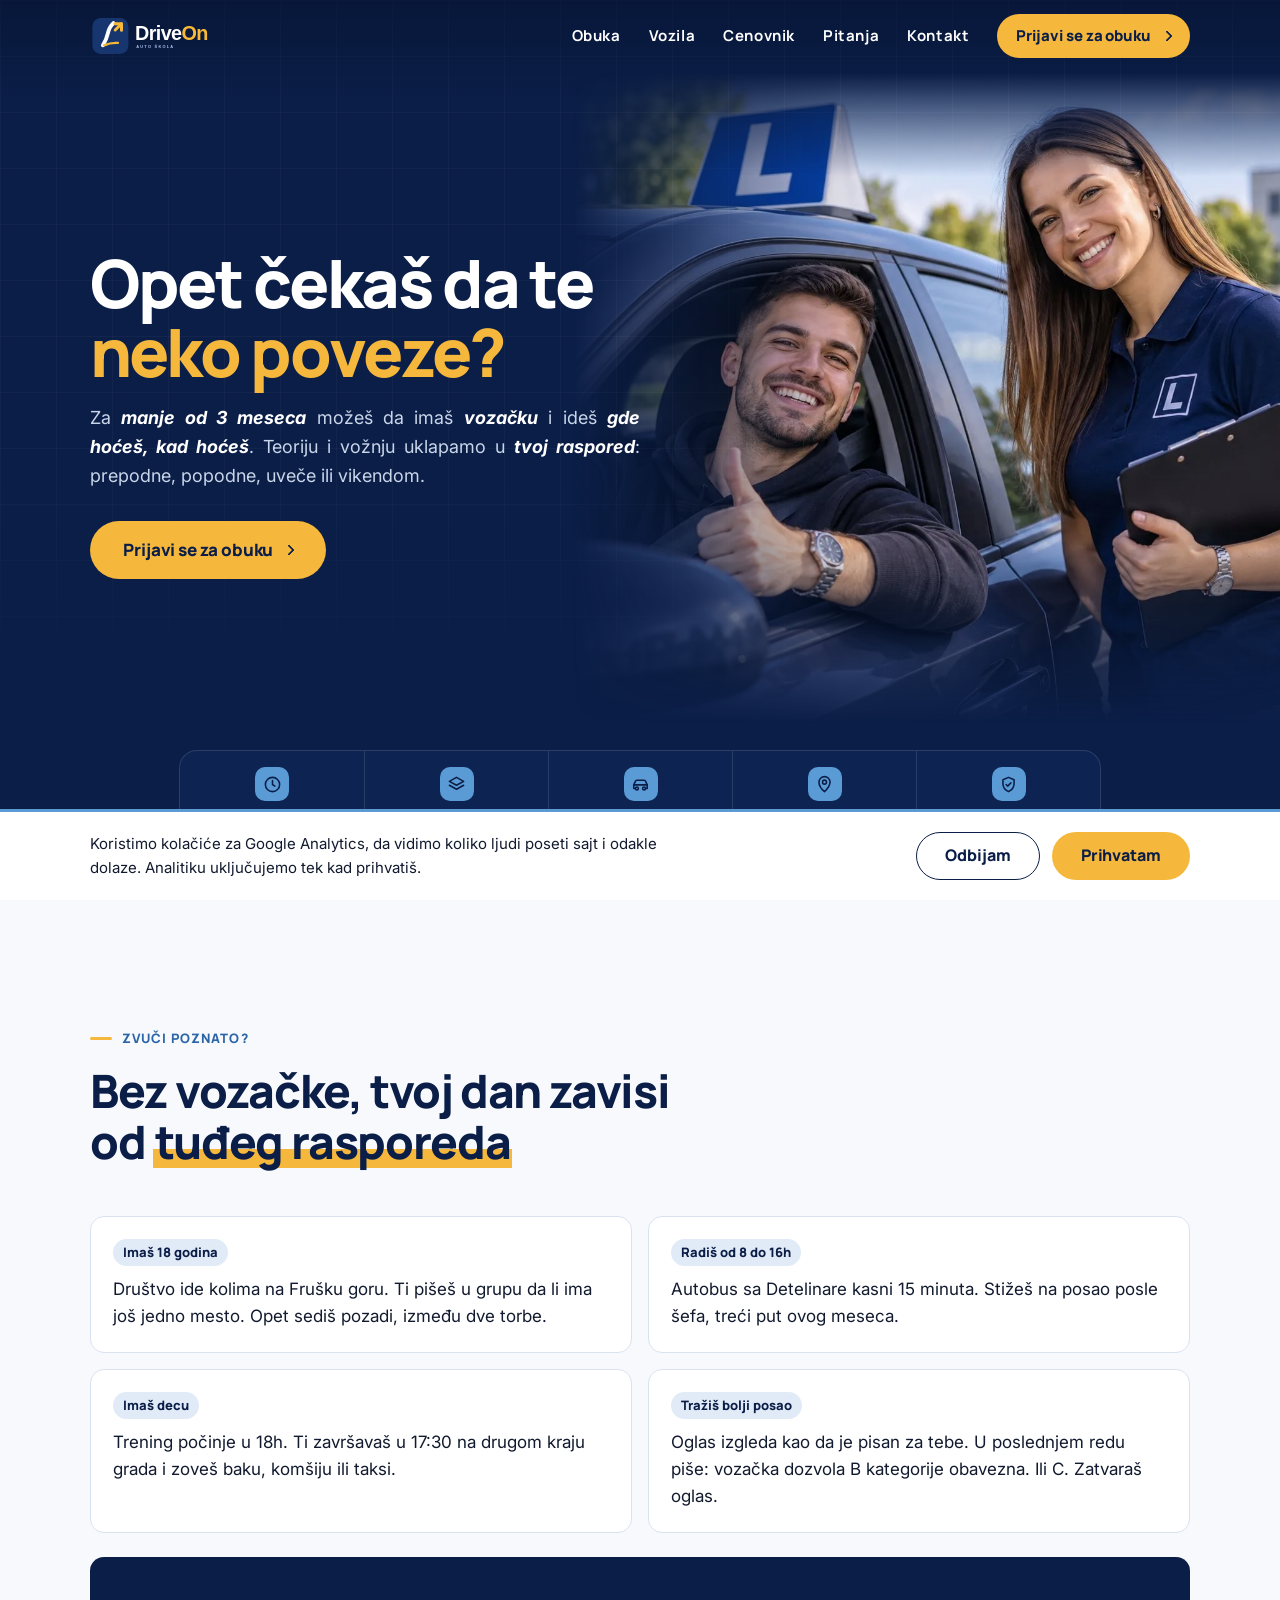
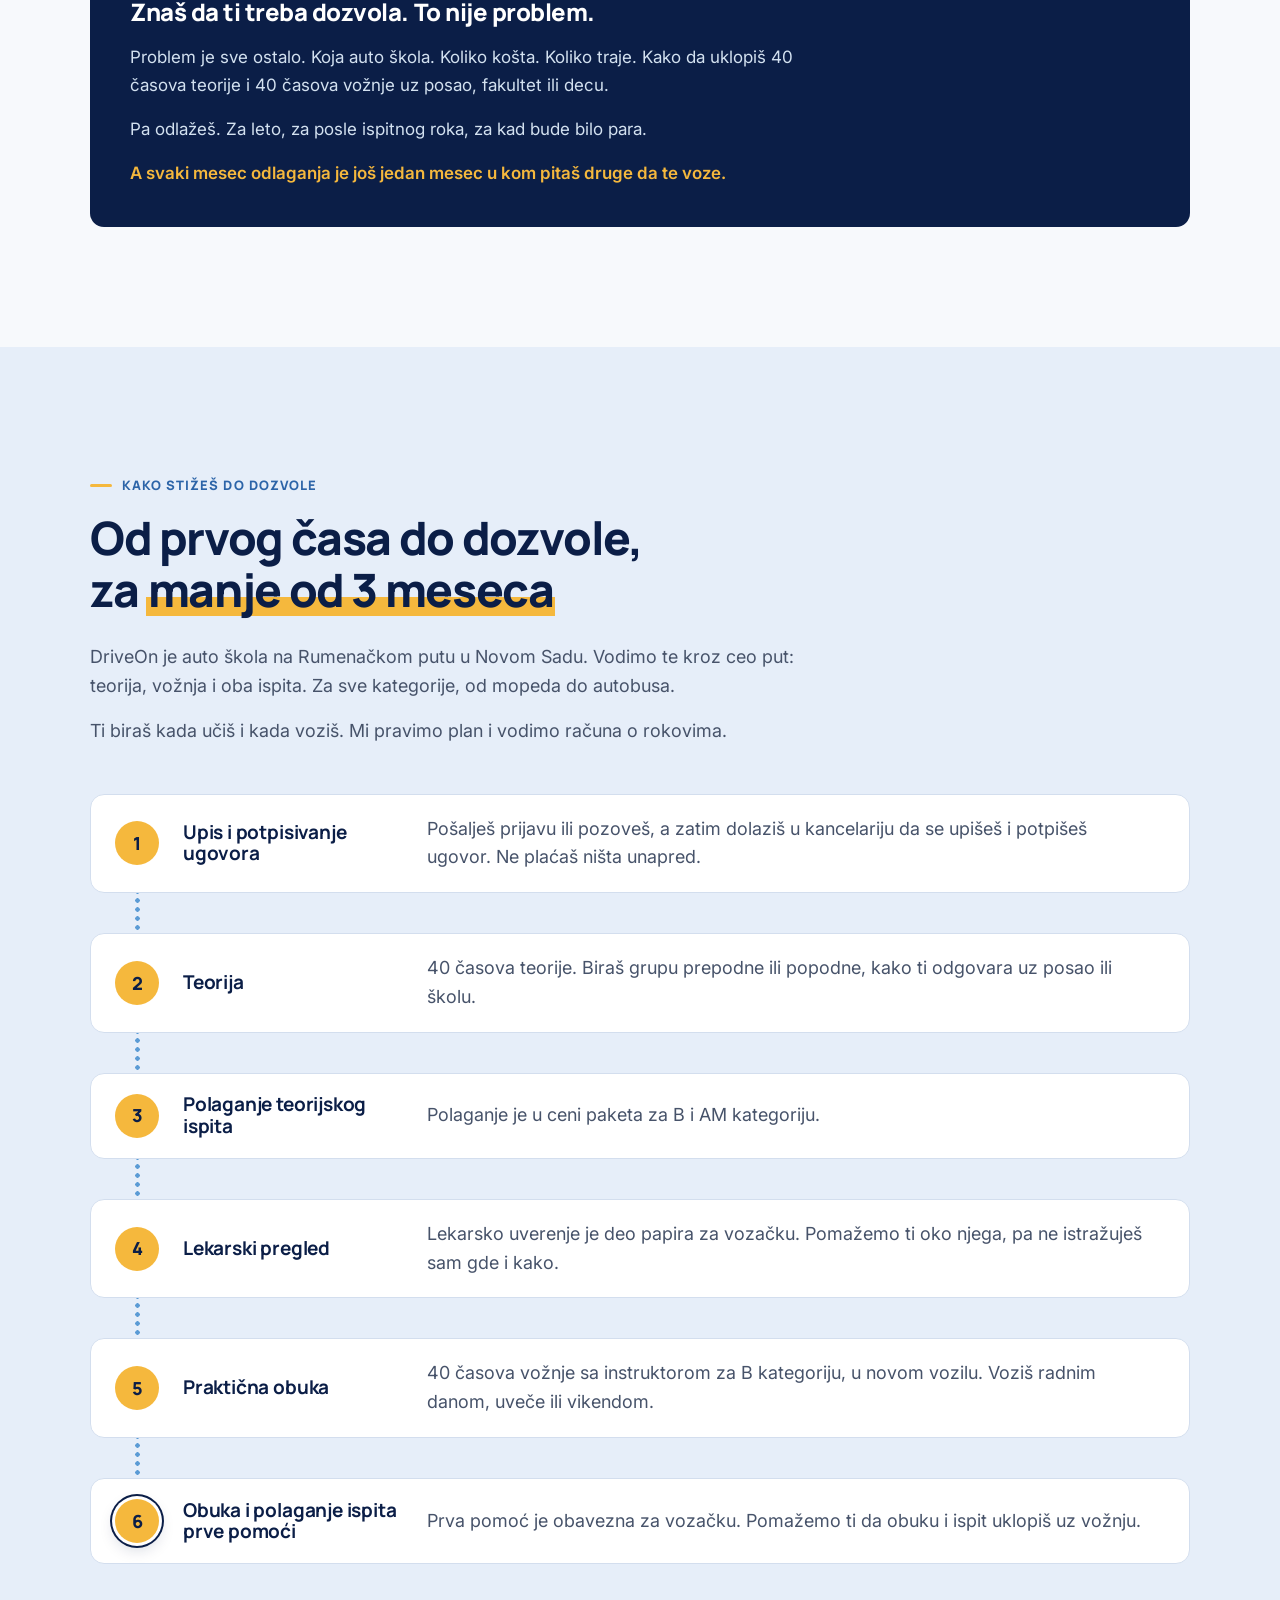
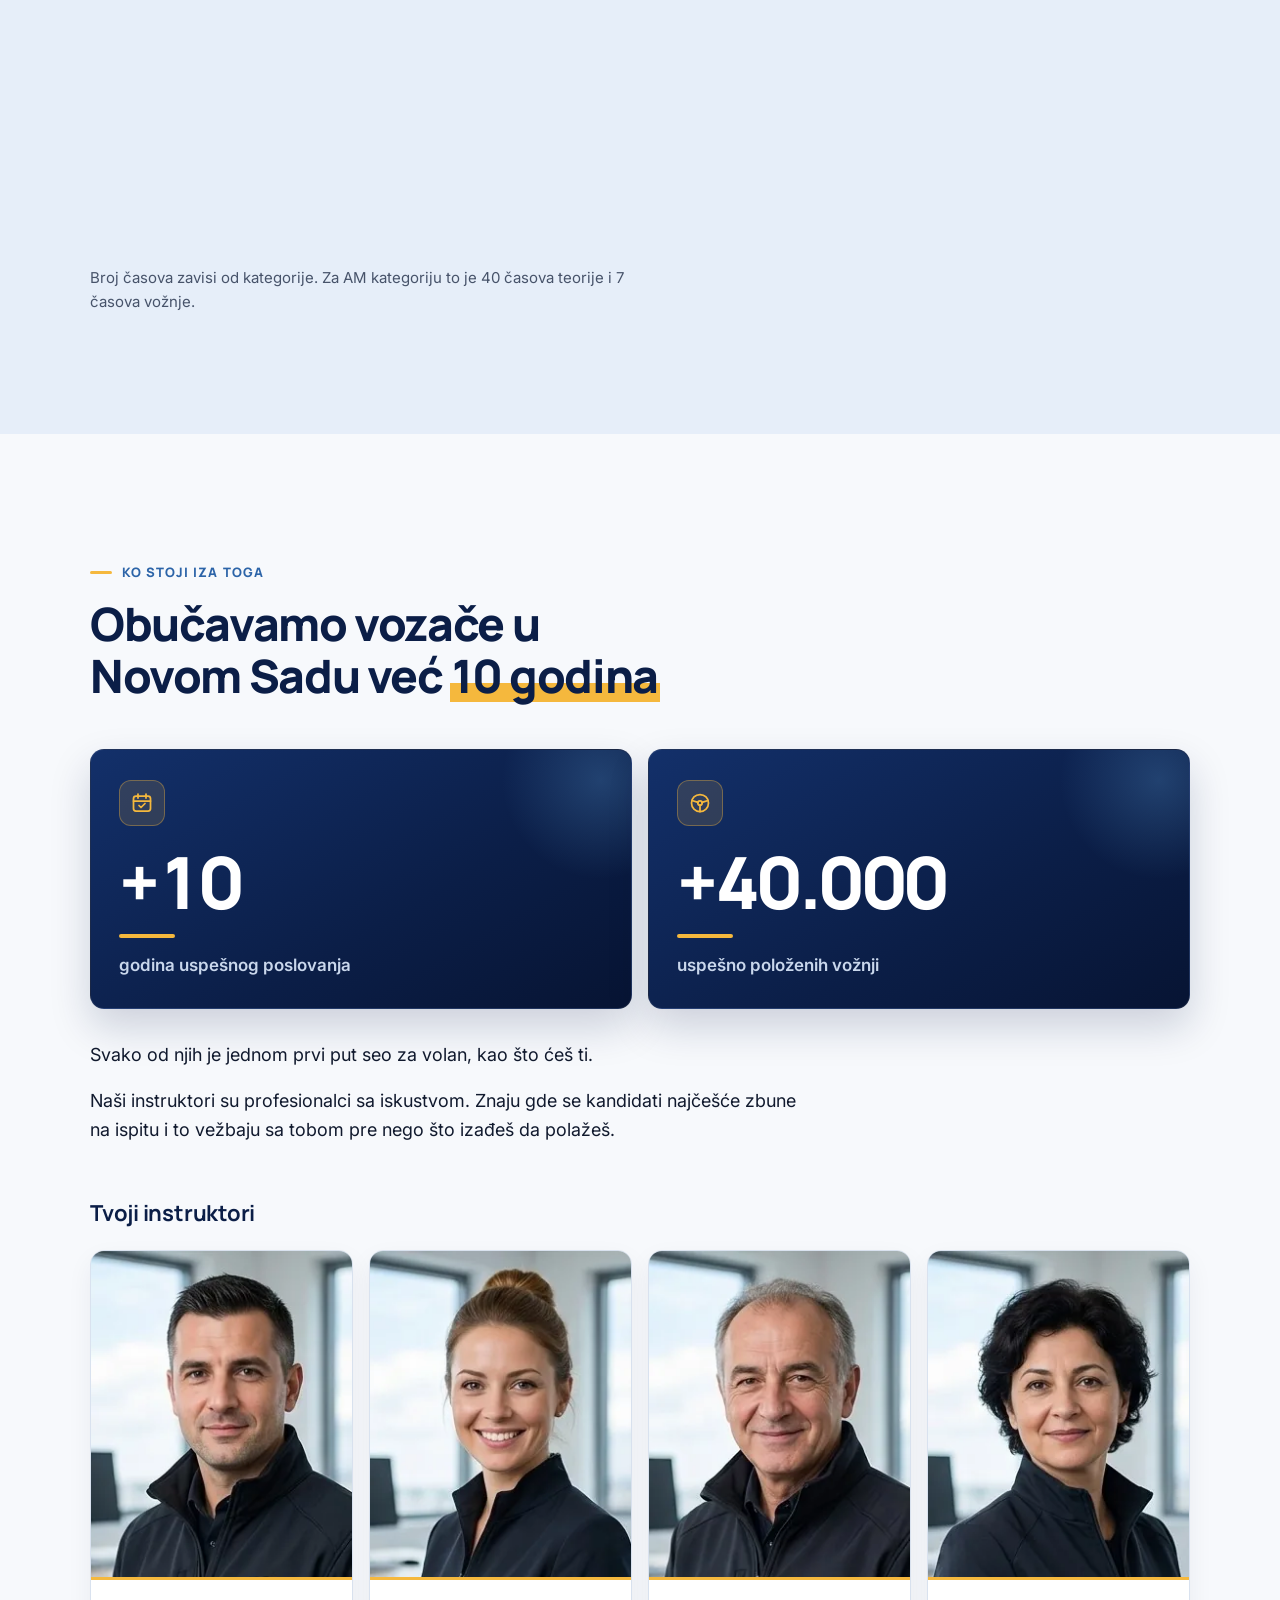
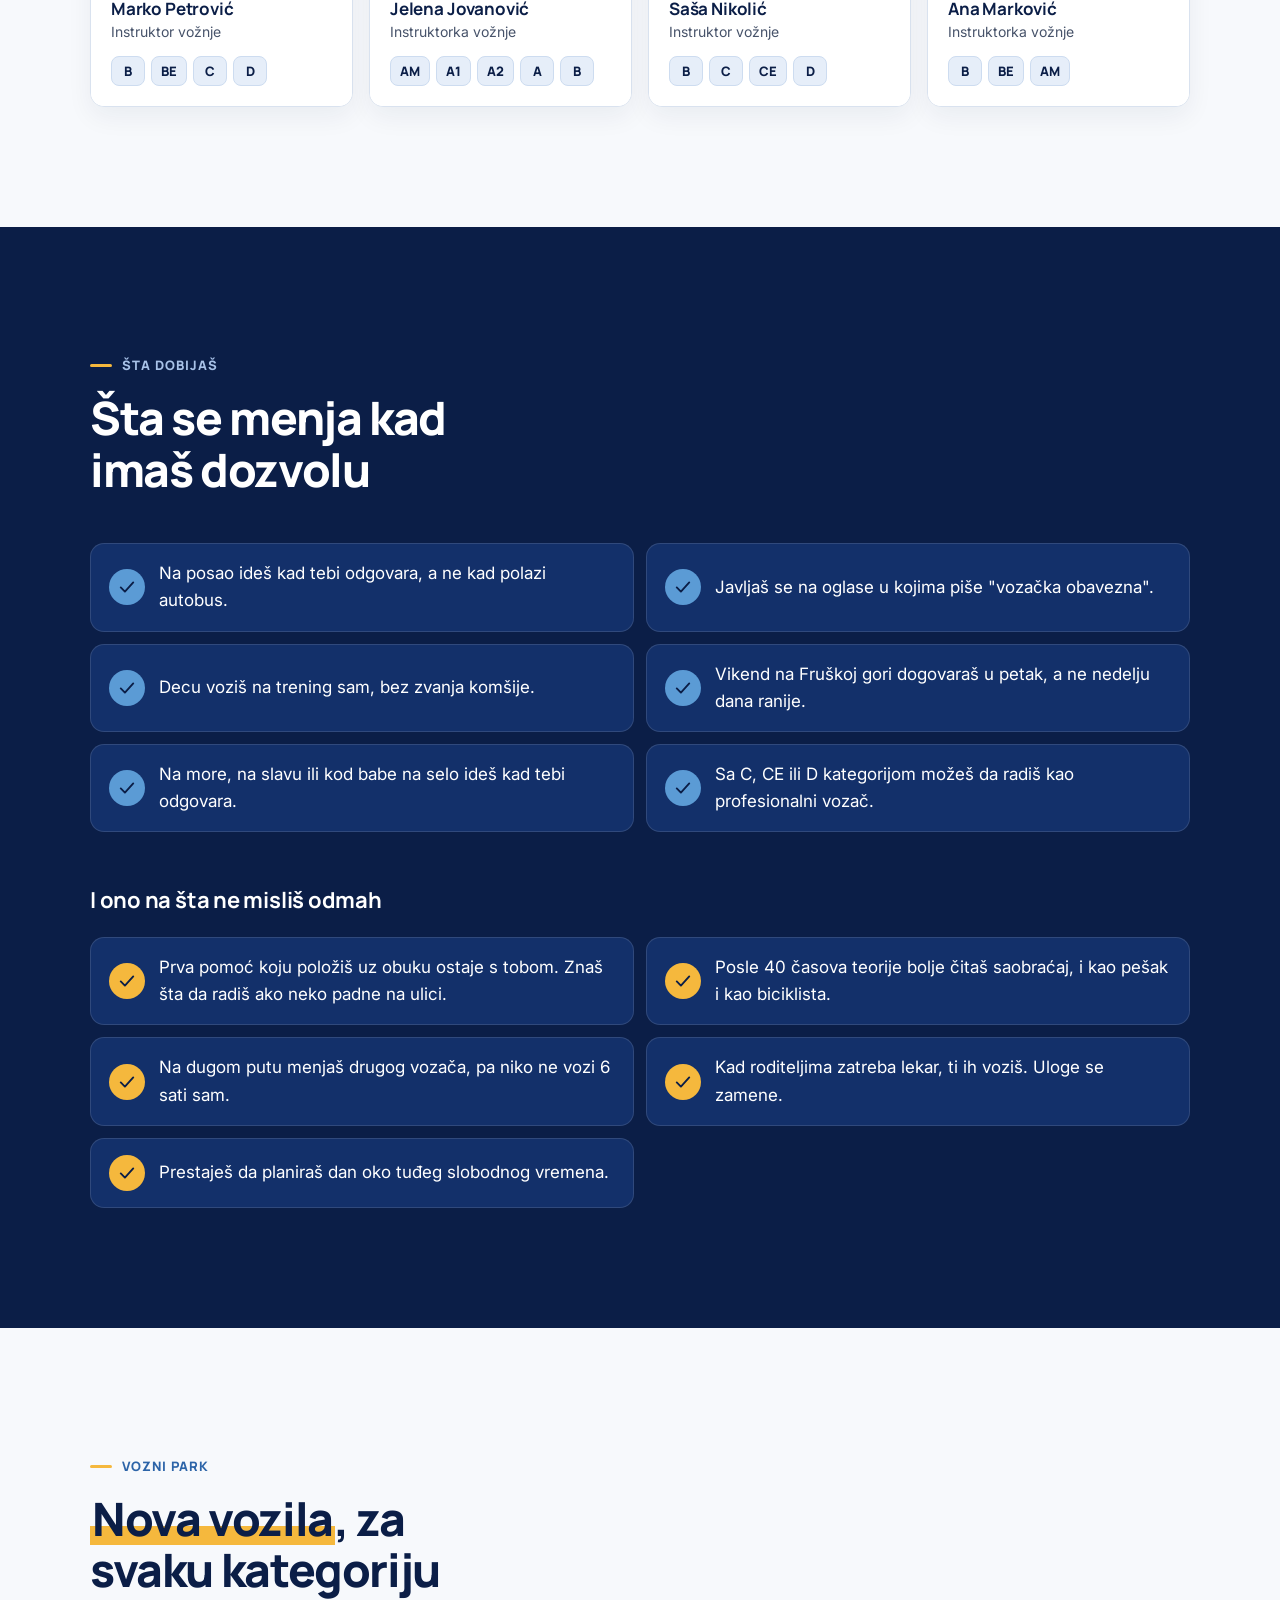
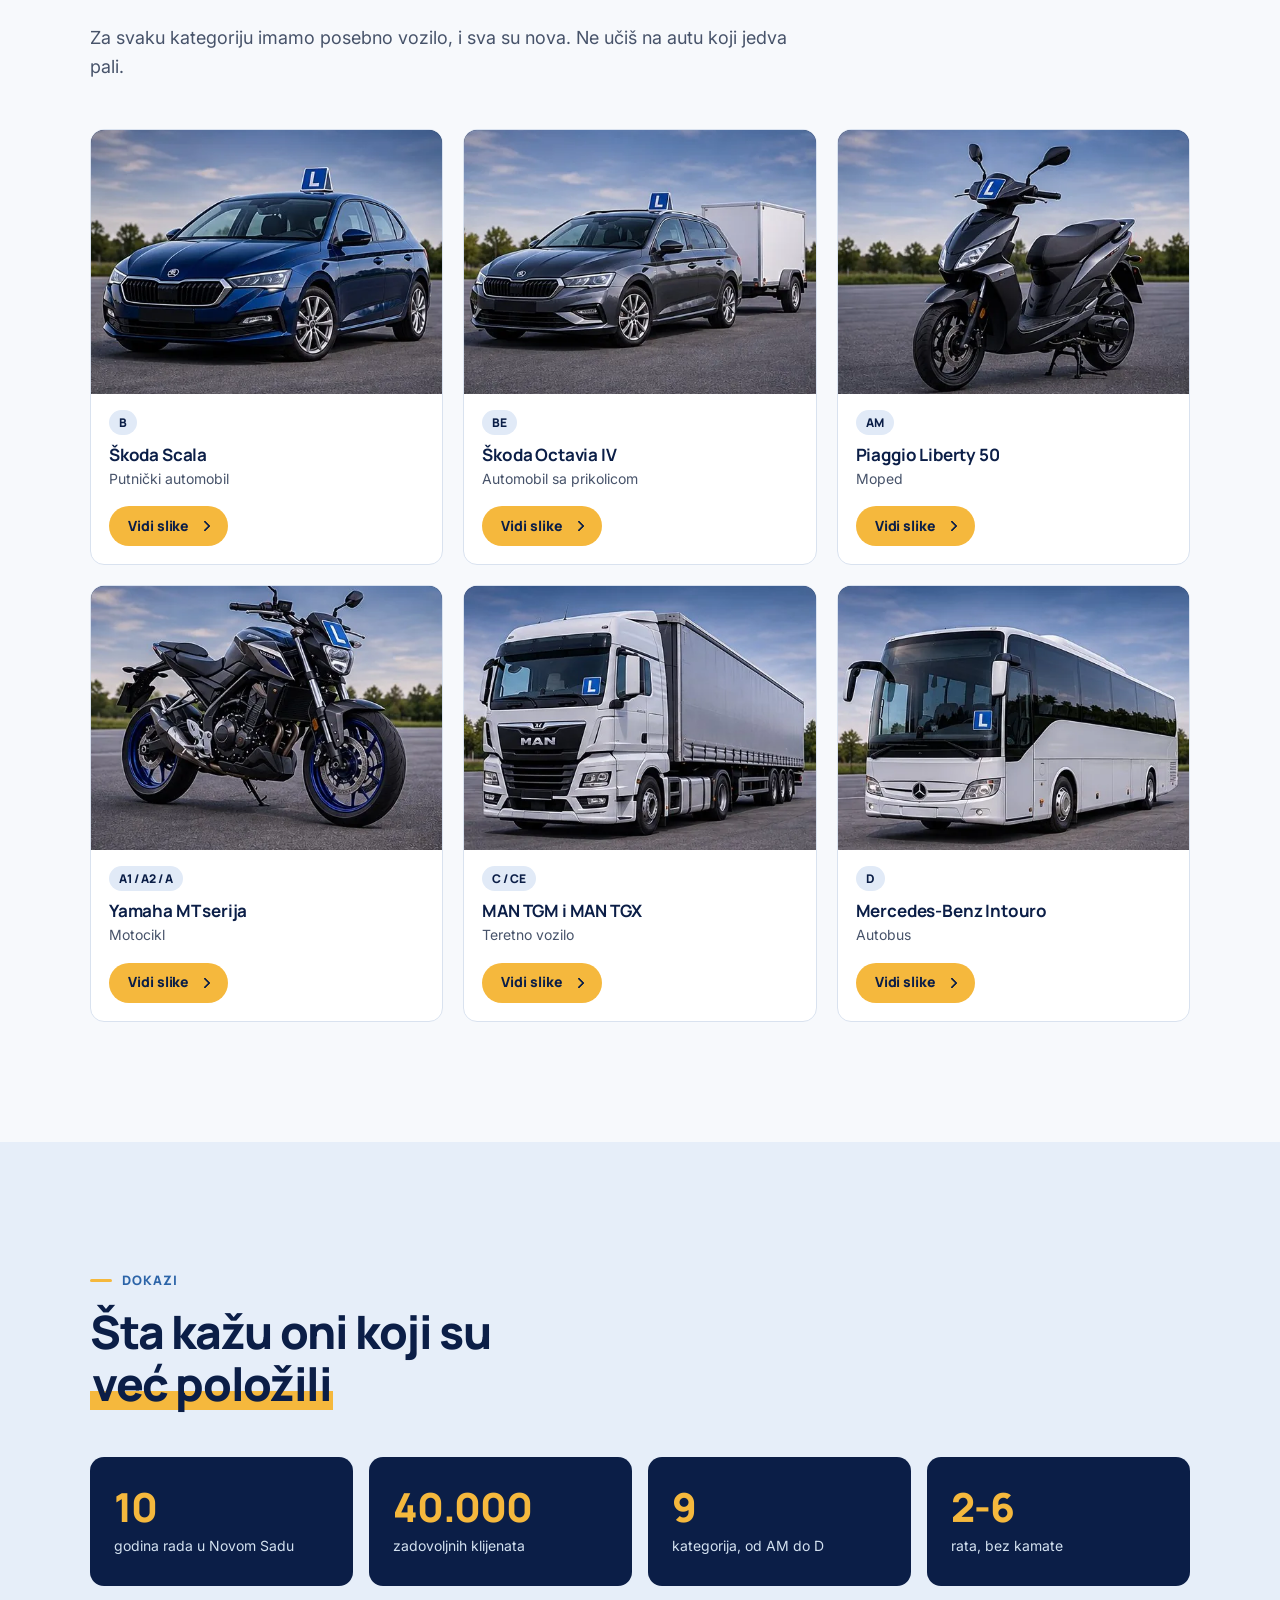
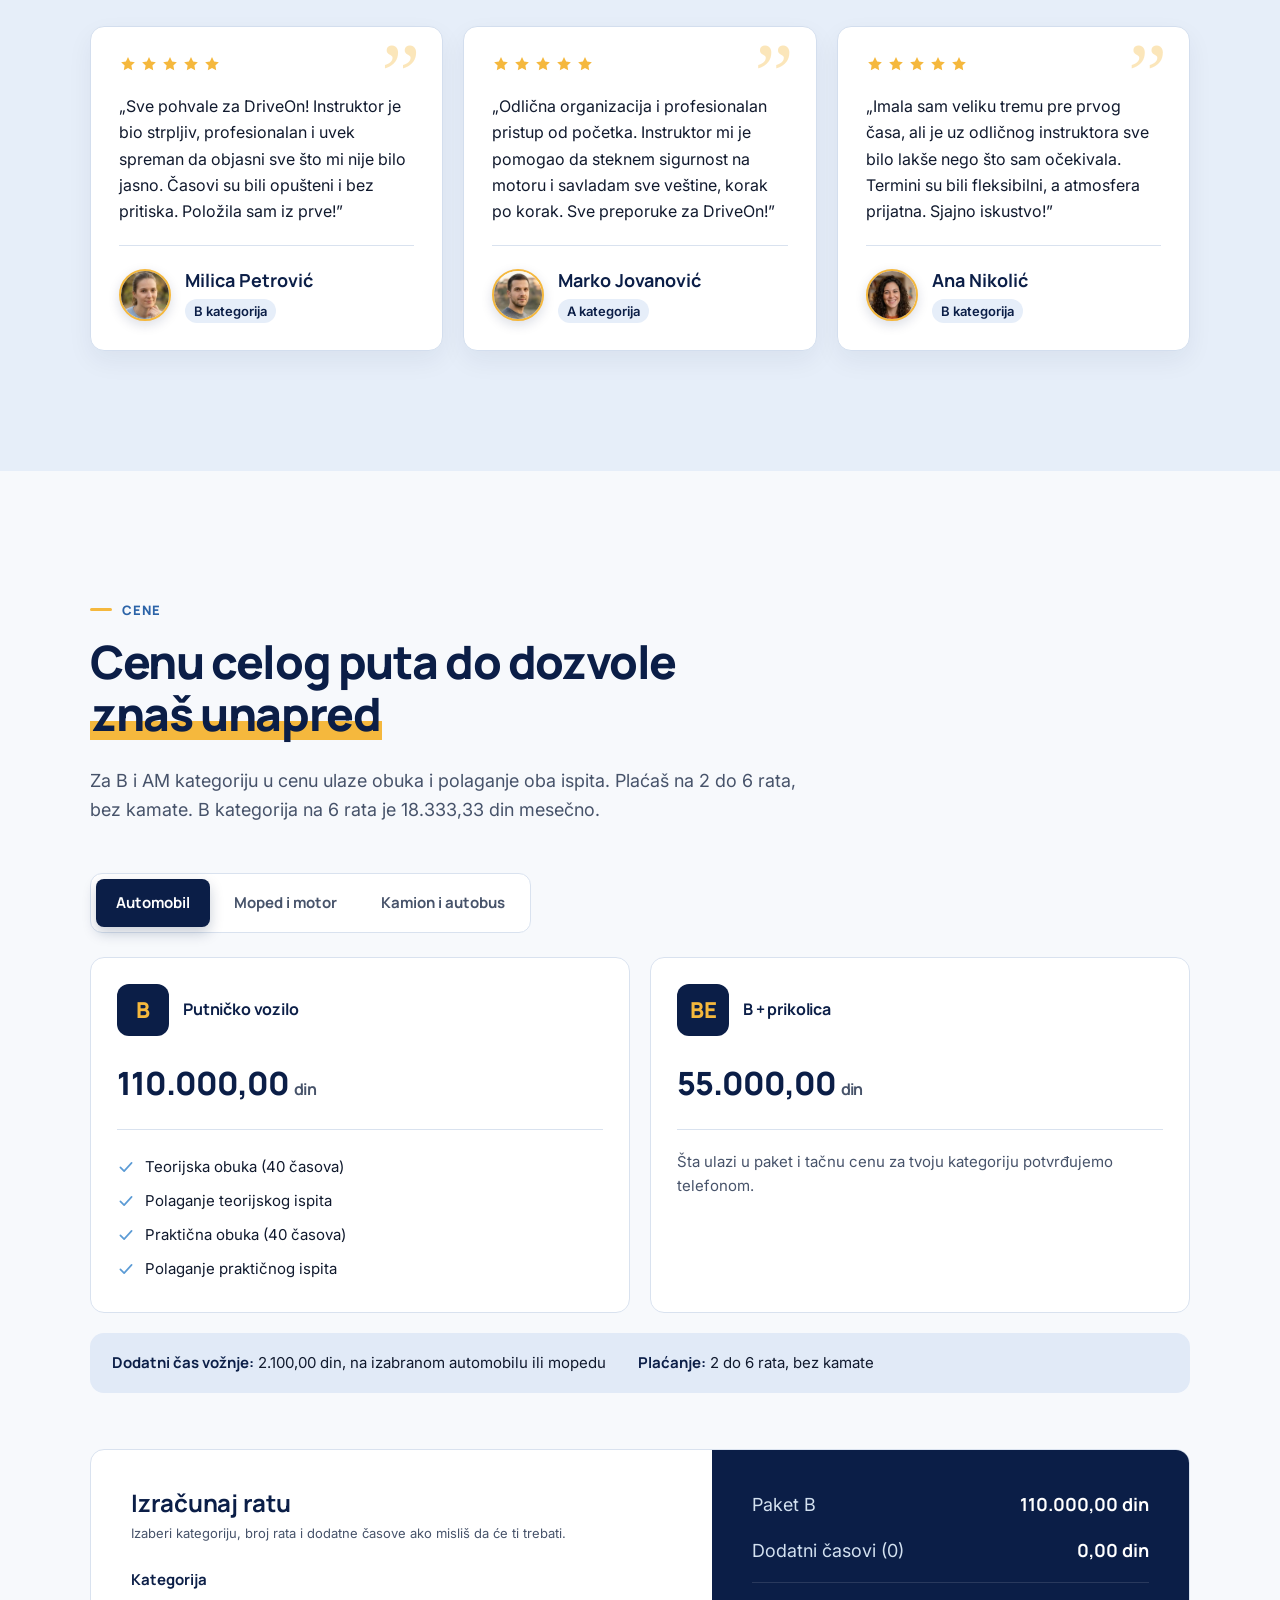
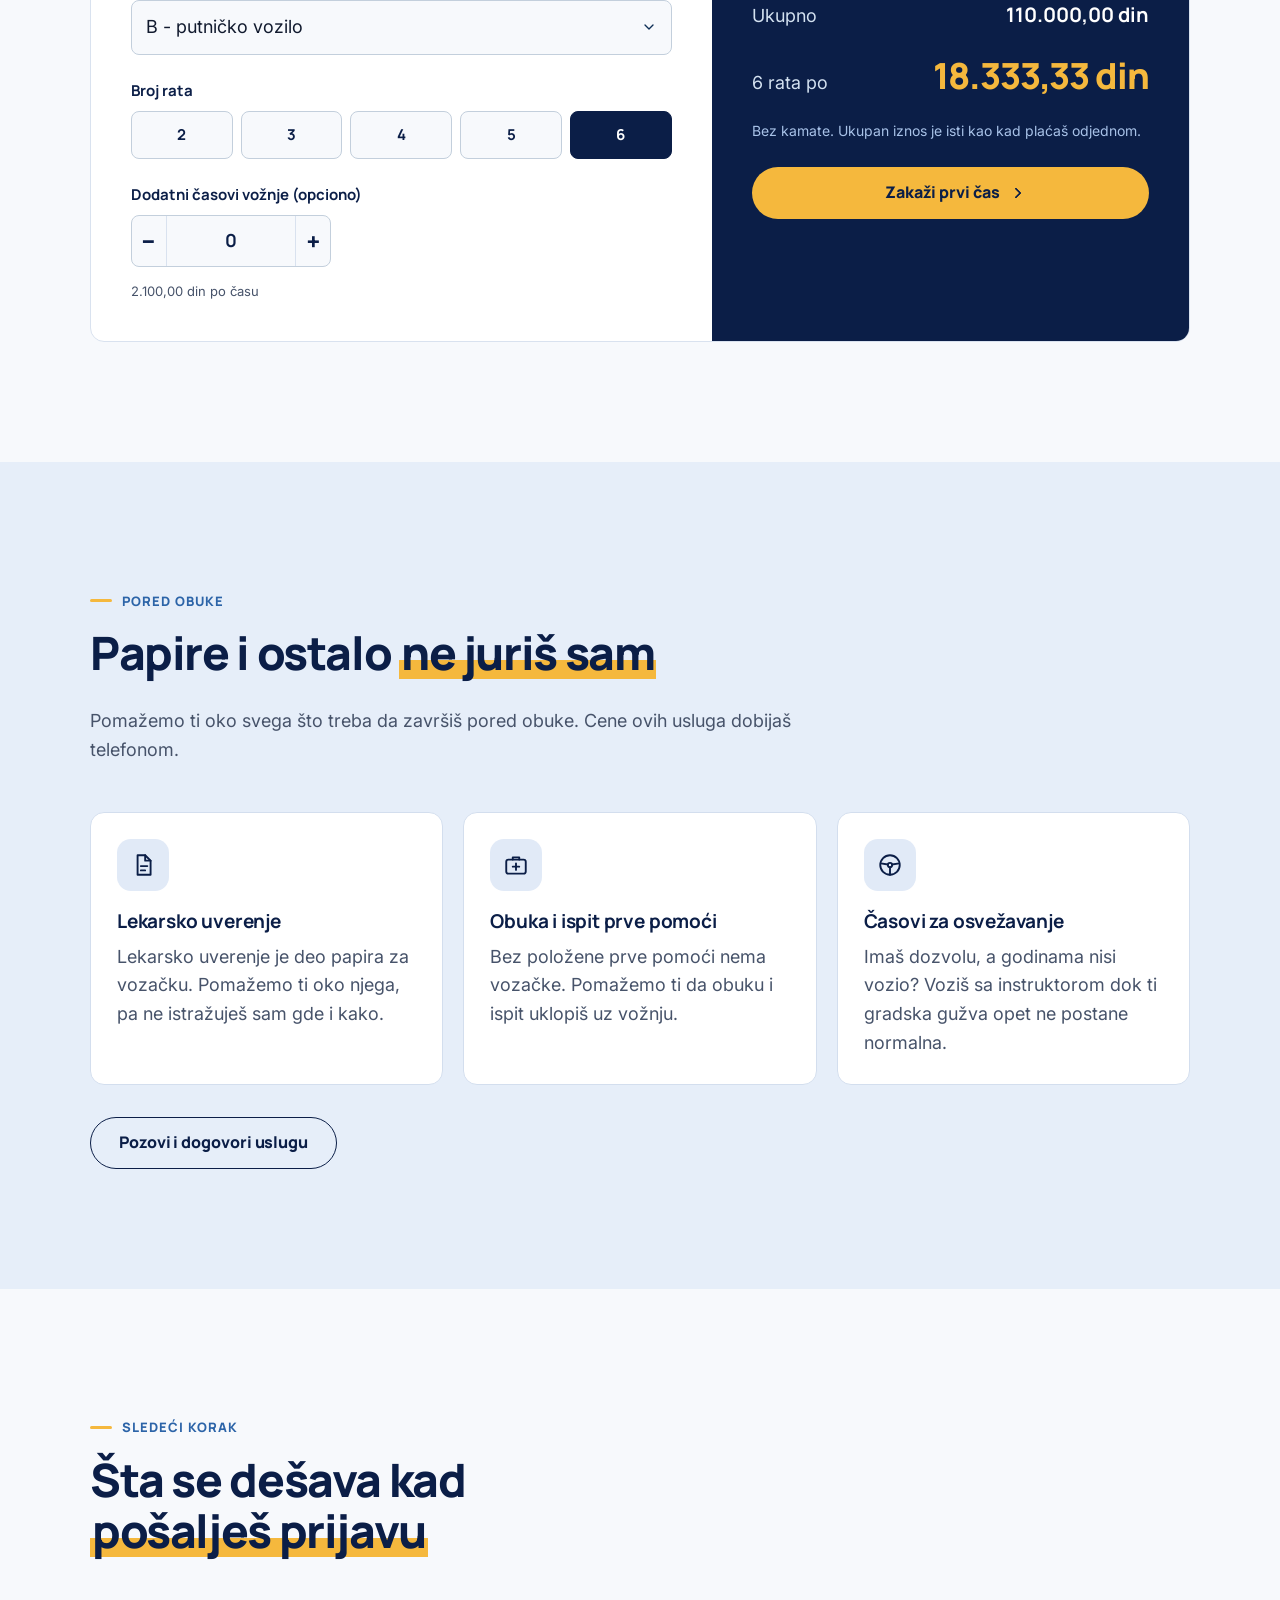
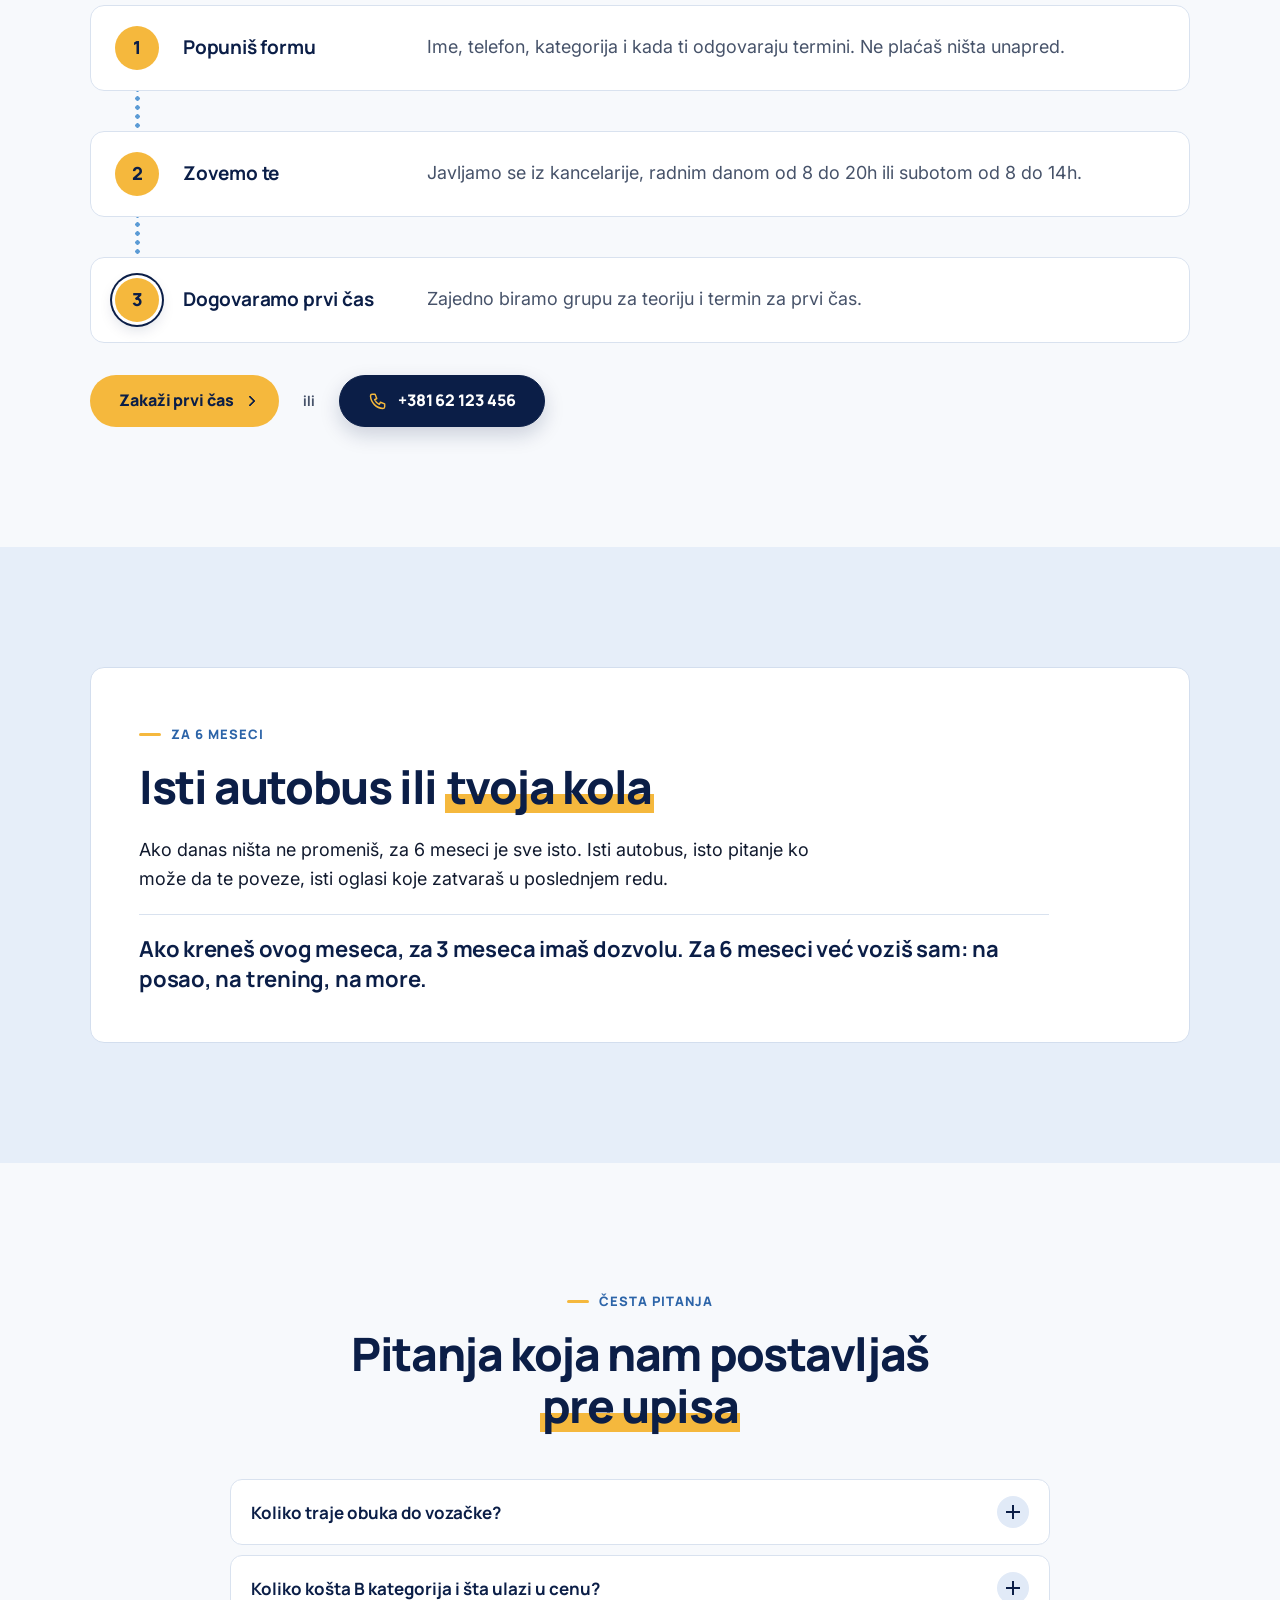
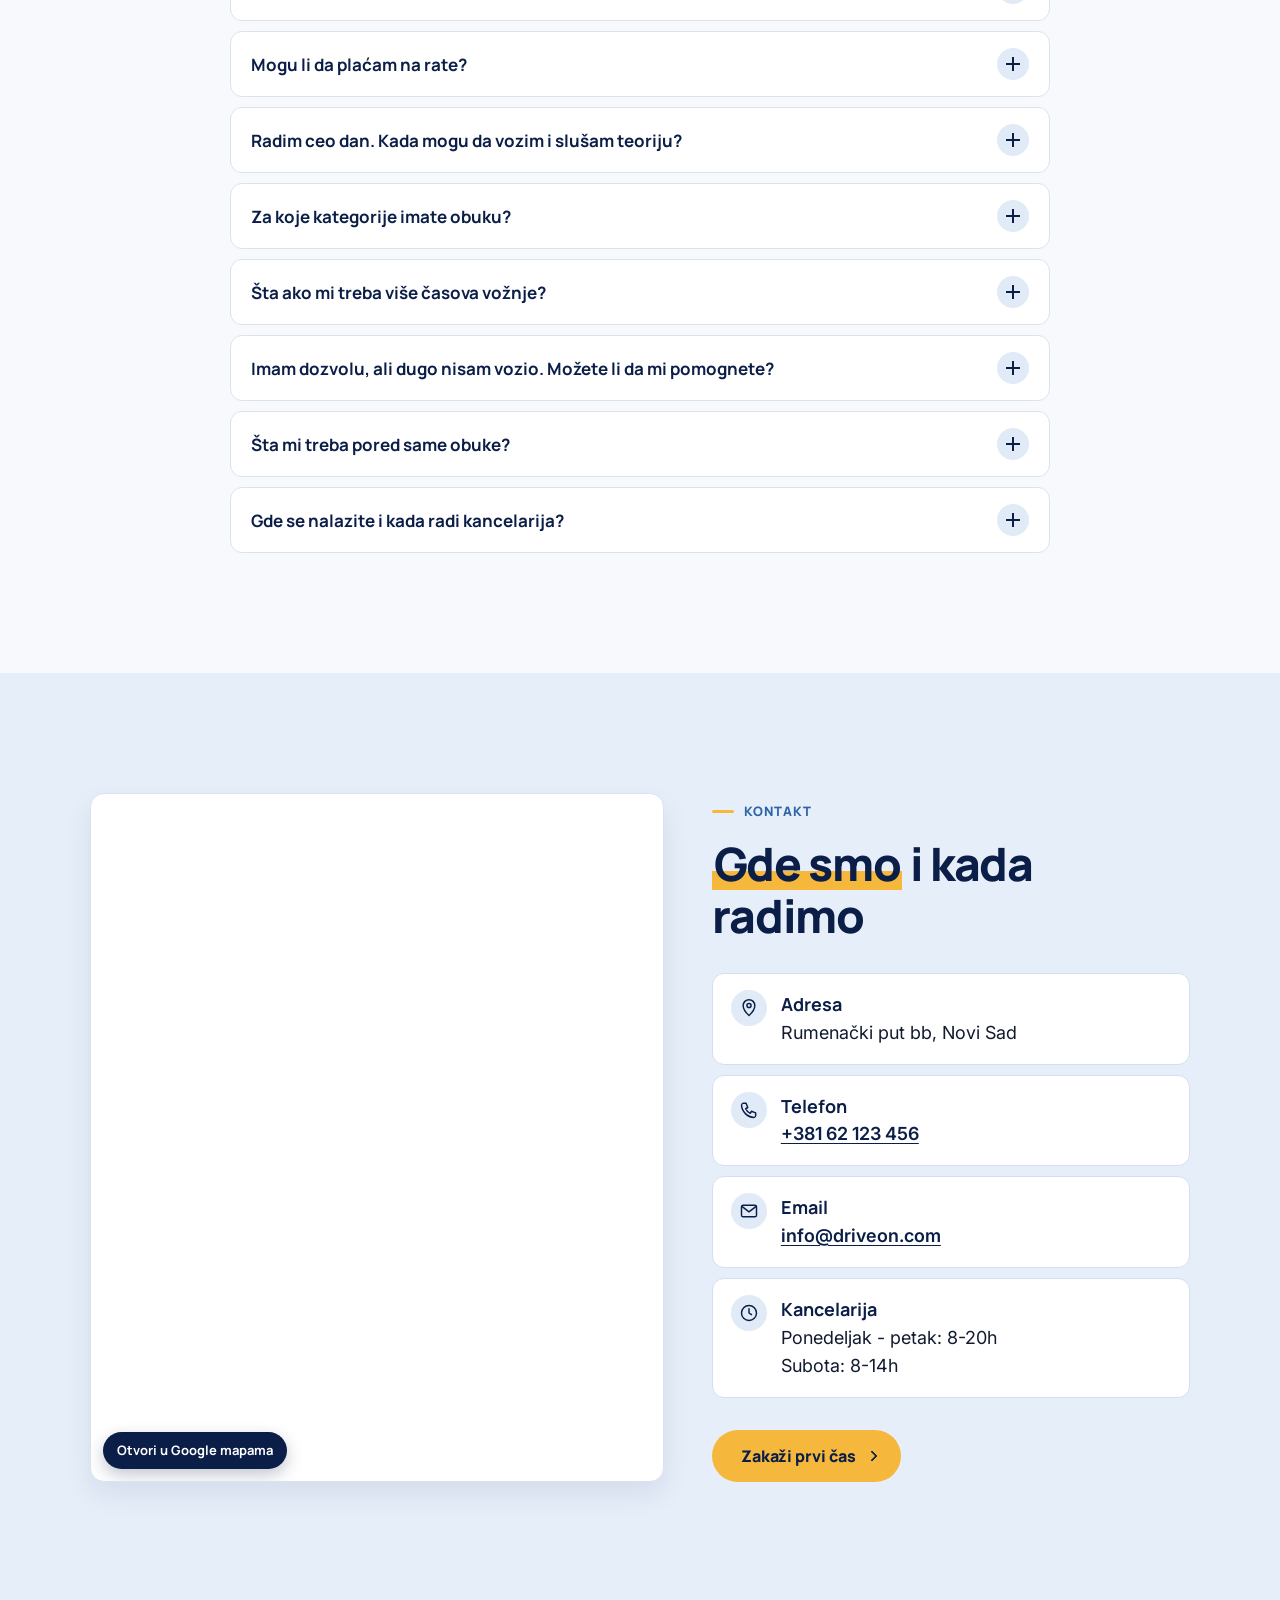
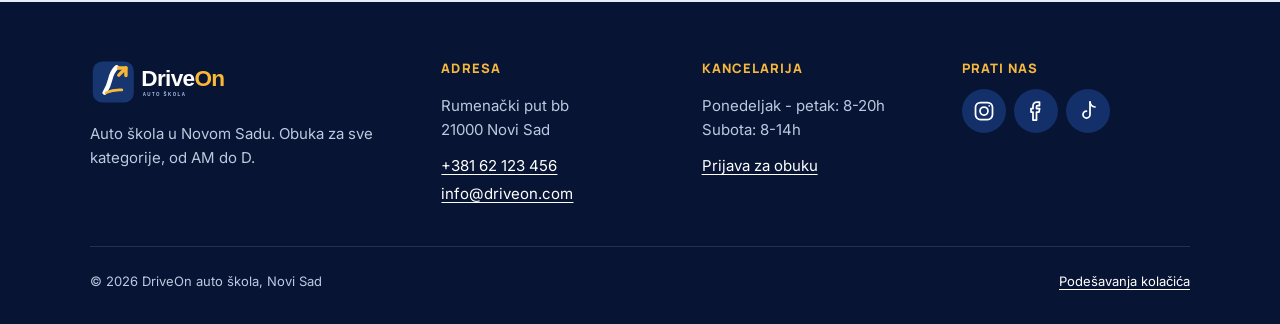
<file: index.html>
<!doctype html>
<html lang="sr-Latn">
<head>
  <meta charset="utf-8">
  <meta name="viewport" content="width=device-width, initial-scale=1">
  <title>Auto škola Novi Sad | DriveOn, vozačka za manje od 3 meseca</title>
  <meta name="description" content="Auto škola DriveOn u Novom Sadu, Rumenački put bb. Vozačka za manje od 3 meseca, sve kategorije od AM do D, rate bez kamate. Prijavi se za obuku.">
  <!-- TEST sajt: pretraživači ne indeksiraju stranicu. Kad sajt postane pravi, promeni u "index, follow". -->
  <meta name="robots" content="noindex, nofollow">
  <link rel="canonical" href="https://ivkec.github.io/driveon/">

  <!-- Pregled za deljenje (Facebook, Viber, WhatsApp, LinkedIn, X) -->
  <meta property="og:type" content="website">
  <meta property="og:site_name" content="DriveOn auto škola">
  <meta property="og:locale" content="sr_RS">
  <meta property="og:url" content="https://ivkec.github.io/driveon/">
  <meta property="og:title" content="Auto škola Novi Sad | DriveOn, vozačka za manje od 3 meseca">
  <meta property="og:description" content="Auto škola DriveOn u Novom Sadu, Rumenački put bb. Vozačka za manje od 3 meseca, sve kategorije od AM do D, rate bez kamate. Prijavi se za obuku.">
  <meta property="og:image" content="https://ivkec.github.io/driveon/images/og-image.jpg">
  <meta property="og:image:width" content="1200">
  <meta property="og:image:height" content="630">
  <meta property="og:image:alt" content="Kandidat za volanom vozila auto škole DriveOn u Novom Sadu podiže palac, pored njega stoji instruktorka">
  <meta name="twitter:card" content="summary_large_image">
  <meta name="twitter:title" content="Auto škola Novi Sad | DriveOn, vozačka za manje od 3 meseca">
  <meta name="twitter:description" content="Auto škola DriveOn u Novom Sadu, Rumenački put bb. Vozačka za manje od 3 meseca, sve kategorije od AM do D, rate bez kamate. Prijavi se za obuku.">
  <meta name="twitter:image" content="https://ivkec.github.io/driveon/images/og-image.jpg">
  <meta name="twitter:image:alt" content="Kandidat za volanom vozila auto škole DriveOn u Novom Sadu podiže palac, pored njega stoji instruktorka">

  <!-- Google Analytics (GA4)
       Ne učitava se odavde. script.js ga ubacuje tek kad posetilac klikne "Prihvatam" na cookie banneru.
       Pravi ID upiši i ovde i u script.js (konstanta GA_ID).
  <script async src="https://www.googletagmanager.com/gtag/js?id=G-XXXXXXXXXX"></script>
  <script>
    window.dataLayer = window.dataLayer || [];
    function gtag(){dataLayer.push(arguments);}
    gtag('js', new Date());
    gtag('config', 'G-XXXXXXXXXX');
  </script>
  -->

  <link rel="icon" href="images/favicon.svg" type="image/svg+xml">
  <link rel="icon" href="images/favicon-32.png" type="image/png" sizes="32x32">
  <link rel="apple-touch-icon" href="images/apple-touch-icon.png">
  <meta name="theme-color" content="#0b1e47">
  <link rel="preconnect" href="https://fonts.googleapis.com">
  <link rel="preconnect" href="https://fonts.gstatic.com" crossorigin>
  <link rel="stylesheet" href="https://fonts.googleapis.com/css2?family=Inter:wght@400;500;600;700&family=Manrope:wght@700;800&display=swap">
  <link rel="preload" href="images/hero.webp" as="image" type="image/webp" fetchpriority="high">
  <link rel="stylesheet" href="style.css">
  <!-- Strukturisani podaci za pretraživače. Ime, adresa i telefon moraju da budu isti kao na stranici. -->
  <script type="application/ld+json">
{
  "@context": "https://schema.org",
  "@type": [
    "DrivingSchool",
    "LocalBusiness"
  ],
  "@id": "https://ivkec.github.io/driveon/#auto-skola",
  "name": "DriveOn auto škola",
  "url": "https://ivkec.github.io/driveon/",
  "description": "Auto škola u Novom Sadu. Obuka za sve kategorije, od AM do D. Vozačka za manje od 3 meseca, termini prepodne, popodne, uveče i vikendom, plaćanje na 2 do 6 rata bez kamate.",
  "logo": "https://ivkec.github.io/driveon/images/icon-512.png",
  "image": "https://ivkec.github.io/driveon/images/og-image.jpg",
  "telephone": "+381 62 123 456",
  "email": "info@driveon.com",
  "address": {
    "@type": "PostalAddress",
    "streetAddress": "Rumenački put bb",
    "postalCode": "21000",
    "addressLocality": "Novi Sad",
    "addressCountry": "RS"
  },
  "geo": {
    "@type": "GeoCoordinates",
    "latitude": 45.2639252,
    "longitude": 19.8118663
  },
  "hasMap": "https://maps.app.goo.gl/koWtsqK551DUjxVF7",
  "areaServed": {
    "@type": "City",
    "name": "Novi Sad"
  },
  "openingHoursSpecification": [
    {
      "@type": "OpeningHoursSpecification",
      "dayOfWeek": [
        "Monday",
        "Tuesday",
        "Wednesday",
        "Thursday",
        "Friday"
      ],
      "opens": "08:00",
      "closes": "20:00"
    },
    {
      "@type": "OpeningHoursSpecification",
      "dayOfWeek": "Saturday",
      "opens": "08:00",
      "closes": "14:00"
    }
  ],
  "currenciesAccepted": "RSD",
  "paymentAccepted": "Plaćanje na 2 do 6 rata, bez kamate",
  "priceRange": "46.100 - 160.000 RSD",
  "hasOfferCatalog": {
    "@type": "OfferCatalog",
    "name": "Cenovnik obuke",
    "itemListElement": [
      {
        "@type": "Offer",
        "name": "Obuka za B kategoriju (putničko vozilo)",
        "price": "110000.00",
        "priceCurrency": "RSD",
        "url": "https://ivkec.github.io/driveon/#ponuda",
        "description": "Teorijska obuka (40 časova), polaganje teorijskog ispita, praktična obuka (40 časova) i polaganje praktičnog ispita."
      },
      {
        "@type": "Offer",
        "name": "Obuka za AM kategoriju (mopedi, laki tricikli i laki četvorocikli)",
        "price": "46100.00",
        "priceCurrency": "RSD",
        "url": "https://ivkec.github.io/driveon/#ponuda",
        "description": "Teorijska obuka (40 časova), polaganje teorijskog ispita, praktična obuka (7 časova) i polaganje praktičnog ispita."
      },
      {
        "@type": "Offer",
        "name": "Obuka za BE kategoriju (B + prikolica)",
        "price": "55000.00",
        "priceCurrency": "RSD",
        "url": "https://ivkec.github.io/driveon/#ponuda",
        "description": "Šta ulazi u paket i tačnu cenu potvrđujemo telefonom."
      },
      {
        "@type": "Offer",
        "name": "Obuka za A1 kategoriju (laki motocikli)",
        "price": "75000.00",
        "priceCurrency": "RSD",
        "url": "https://ivkec.github.io/driveon/#ponuda",
        "description": "Šta ulazi u paket i tačnu cenu potvrđujemo telefonom."
      },
      {
        "@type": "Offer",
        "name": "Obuka za A2 kategoriju (motocikli do 35 kW)",
        "price": "85000.00",
        "priceCurrency": "RSD",
        "url": "https://ivkec.github.io/driveon/#ponuda",
        "description": "Šta ulazi u paket i tačnu cenu potvrđujemo telefonom."
      },
      {
        "@type": "Offer",
        "name": "Obuka za A kategoriju (motocikli)",
        "price": "95000.00",
        "priceCurrency": "RSD",
        "url": "https://ivkec.github.io/driveon/#ponuda",
        "description": "Šta ulazi u paket i tačnu cenu potvrđujemo telefonom."
      },
      {
        "@type": "Offer",
        "name": "Obuka za C kategoriju (teretna vozila)",
        "price": "130000.00",
        "priceCurrency": "RSD",
        "url": "https://ivkec.github.io/driveon/#ponuda",
        "description": "Šta ulazi u paket i tačnu cenu potvrđujemo telefonom."
      },
      {
        "@type": "Offer",
        "name": "Obuka za CE kategoriju (C + prikolica)",
        "price": "75000.00",
        "priceCurrency": "RSD",
        "url": "https://ivkec.github.io/driveon/#ponuda",
        "description": "Šta ulazi u paket i tačnu cenu potvrđujemo telefonom."
      },
      {
        "@type": "Offer",
        "name": "Obuka za D kategoriju (autobusi)",
        "price": "160000.00",
        "priceCurrency": "RSD",
        "url": "https://ivkec.github.io/driveon/#ponuda",
        "description": "Šta ulazi u paket i tačnu cenu potvrđujemo telefonom."
      },
      {
        "@type": "Offer",
        "name": "Dodatni čas vožnje",
        "price": "2100.00",
        "priceCurrency": "RSD",
        "description": "Na izabranom automobilu ili mopedu.",
        "url": "https://ivkec.github.io/driveon/#ponuda"
      }
    ]
  }
}
  </script>
  <script type="application/ld+json">
{
  "@context": "https://schema.org",
  "@type": "FAQPage",
  "mainEntity": [
    {
      "@type": "Question",
      "name": "Koliko traje obuka do vozačke?",
      "acceptedAnswer": {
        "@type": "Answer",
        "text": "Plan je da do dozvole stigneš za manje od 3 meseca. Za B kategoriju to je 40 časova teorije, 40 časova vožnje i dva ispita."
      }
    },
    {
      "@type": "Question",
      "name": "Koliko košta B kategorija i šta ulazi u cenu?",
      "acceptedAnswer": {
        "@type": "Answer",
        "text": "110.000,00 din. U cenu ulaze teorijska obuka (40 časova), polaganje teorijskog ispita, praktična obuka (40 časova) i polaganje praktičnog ispita."
      }
    },
    {
      "@type": "Question",
      "name": "Mogu li da plaćam na rate?",
      "acceptedAnswer": {
        "@type": "Answer",
        "text": "Možeš. Plaćaš na 2 do 6 rata, bez kamate. B kategorija na 6 rata je 18.333,33 din mesečno. Za ostale kategorije iznos rate vidiš u kalkulatoru."
      }
    },
    {
      "@type": "Question",
      "name": "Radim ceo dan. Kada mogu da vozim i slušam teoriju?",
      "acceptedAnswer": {
        "@type": "Answer",
        "text": "Teoriju držimo u grupama prepodne i popodne, pa biraš onu koja ti odgovara. Vožnju zakazuješ i uveče i vikendom."
      }
    },
    {
      "@type": "Question",
      "name": "Za koje kategorije imate obuku?",
      "acceptedAnswer": {
        "@type": "Answer",
        "text": "Za sve: AM (mopedi), A1, A2 i A (motocikli), B (automobil), BE (B + prikolica), C (teretna vozila), CE (C + prikolica) i D (autobusi)."
      }
    },
    {
      "@type": "Question",
      "name": "Šta ako mi treba više časova vožnje?",
      "acceptedAnswer": {
        "@type": "Answer",
        "text": "Dodatni čas vožnje na izabranom automobilu ili mopedu košta 2.100,00 din. Možeš da ih dodaš u kalkulator i odmah vidiš novu ratu."
      }
    },
    {
      "@type": "Question",
      "name": "Imam dozvolu, ali dugo nisam vozio. Možete li da mi pomognete?",
      "acceptedAnswer": {
        "@type": "Answer",
        "text": "Možemo. Imamo časove za osvežavanje, za vozače koji imaju dozvolu, a dugo nisu vozili. Pozovi nas i dogovaramo termin."
      }
    },
    {
      "@type": "Question",
      "name": "Šta mi treba pored same obuke?",
      "acceptedAnswer": {
        "@type": "Answer",
        "text": "Lekarsko uverenje i položen ispit iz prve pomoći. Pomažemo ti oko oba, pa ne juriš sam po gradu."
      }
    },
    {
      "@type": "Question",
      "name": "Gde se nalazite i kada radi kancelarija?",
      "acceptedAnswer": {
        "@type": "Answer",
        "text": "Rumenački put bb, Novi Sad. Kancelarija radi od ponedeljka do petka od 8 do 20h i subotom od 8 do 14h."
      }
    }
  ]
}
  </script>
</head>
<body>
  <a class="skip-link" href="#sadrzaj">Preskoči na sadržaj</a>

  <!-- ============ HEADER ============ -->
  <header class="site-header">
    <div class="container header__inner">
      <a class="header__logo" href="index.html" aria-label="DriveOn, početna strana">
        <img class="logo" src="images/driveon-logo.svg" width="520" height="140" alt="DriveOn auto škola">
      </a>

      <nav class="nav" id="glavni-meni" aria-label="Glavni meni">
        <ul class="nav__list">
          <li><a href="index.html#resenje">Obuka</a></li>
          <li><a href="index.html#vozni-park">Vozila</a></li>
          <li><a href="index.html#ponuda">Cenovnik</a></li>
          <li><a href="index.html#pitanja">Pitanja</a></li>
          <li><a href="index.html#kontakt">Kontakt</a></li>
        </ul>
        <a class="btn btn--primary nav__cta" href="kontakt.html">Prijavi se za obuku</a>
      </nav>


      <button class="nav-toggle" type="button" aria-expanded="false" aria-controls="glavni-meni" aria-label="Otvori meni">
        <span class="nav-toggle__bars" aria-hidden="true"><span></span><span></span><span></span></span>
      </button>
    </div>
  </header>

  <main id="sadrzaj">

    <!-- ============ 1. HERO ============ -->
    <section class="hero" aria-labelledby="hero-naslov">
      <div class="container">
        <div class="hero__grid">
          <div class="hero__content">
            <h1 id="hero-naslov">Opet čekaš da te <span class="hl">neko poveze?</span></h1>
            <p class="hero__lead" style="text-align: justify">Za <strong><em>manje od 3 meseca</em></strong> možeš da imaš <strong><em>vozačku</em></strong> i ideš <strong><em>gde hoćeš, kad hoćeš</em></strong>. Teoriju i vožnju uklapamo u <strong><em>tvoj raspored</em></strong>: prepodne, popodne, uveče ili vikendom.</p>
            <div class="hero__actions">
              <a class="btn btn--primary btn--lg" id="hero-cta" href="kontakt.html">Prijavi se za obuku</a>
            </div>
          </div>

          <div class="hero__media">
            <img class="hero__img" src="images/hero.webp" width="1501" height="1048" alt="Nasmejani kandidat za volanom vozila auto škole DriveOn u Novom Sadu podiže palac, pored njega stoji instruktorka sa fasciklom" fetchpriority="high">
          </div>
        </div>

        <ul class="hero__strip">
          <li>
            <span class="hero__strip-icon"><svg class="icon" viewBox="0 0 24 24" aria-hidden="true"><circle cx="12" cy="12" r="9"/><path d="M12 7v5l3 2"/></svg></span>
            <span><strong>Do 3 meseca</strong><span>od prvog časa do dozvole</span></span>
          </li>
          <li>
            <span class="hero__strip-icon"><svg class="icon" viewBox="0 0 24 24" aria-hidden="true"><path d="M12 3l9 5-9 5-9-5z"/><path d="M3 13l9 5 9-5"/></svg></span>
            <span><strong>9 kategorija</strong><span>od mopeda do autobusa</span></span>
          </li>
          <li>
            <span class="hero__strip-icon"><svg class="icon" viewBox="0 0 24 24" aria-hidden="true"><path d="M5 17H3.5v-4.5L5.5 8A2 2 0 0 1 7.4 6.6h9.2A2 2 0 0 1 18.5 8l2 4.5V17H19"/><path d="M3.5 12.5h17"/><circle cx="7.5" cy="17" r="1.8"/><circle cx="16.5" cy="17" r="1.8"/></svg></span>
            <span><strong>Nova vozila</strong><span>za svaku kategoriju</span></span>
          </li>
          <li>
            <span class="hero__strip-icon"><svg class="icon" viewBox="0 0 24 24" aria-hidden="true"><path d="M12 21s7-6.2 7-12a7 7 0 1 0-14 0c0 5.8 7 12 7 12z"/><circle cx="12" cy="9" r="2.5"/></svg></span>
            <span><strong>Naša lokacija</strong><span>Rumenački put bb, Novi Sad</span></span>
          </li>
          <li>
            <span class="hero__strip-icon"><svg class="icon" viewBox="0 0 24 24" aria-hidden="true"><path d="M12 3l7 3v5c0 4.5-3 8-7 10-4-2-7-5.5-7-10V6z"/><path d="M9 12l2 2 4-4"/></svg></span>
            <span><strong>Iskusni instruktori</strong><span>profesionalnost i sigurnost</span></span>
          </li>
        </ul>
      </div>
    </section>

    <!-- ============ 2. PROBLEM ============ -->
    <section class="section" id="problem" aria-labelledby="problem-naslov">
      <div class="container">
        <div class="section__head">
          <p class="eyebrow">Zvuči poznato?</p>
          <h2 id="problem-naslov">Bez vozačke, tvoj dan zavisi od <span class="hl">tuđeg rasporeda</span></h2>
        </div>

        <div class="problem__grid">
          <ul class="situations">
            <li class="situation">
              <span class="situation__who">Imaš 18 godina</span>
              <p>Društvo ide kolima na Frušku goru. Ti pišeš u grupu da li ima još jedno mesto. Opet sediš pozadi, između dve torbe.</p>
            </li>
            <li class="situation">
              <span class="situation__who">Radiš od 8 do 16h</span>
              <p>Autobus sa Detelinare kasni 15 minuta. Stižeš na posao posle šefa, treći put ovog meseca.</p>
            </li>
            <li class="situation">
              <span class="situation__who">Imaš decu</span>
              <p>Trening počinje u 18h. Ti završavaš u 17:30 na drugom kraju grada i zoveš baku, komšiju ili taksi.</p>
            </li>
            <li class="situation">
              <span class="situation__who">Tražiš bolji posao</span>
              <p>Oglas izgleda kao da je pisan za tebe. U poslednjem redu piše: vozačka dozvola B kategorije obavezna. Ili C. Zatvaraš oglas.</p>
            </li>
          </ul>

          <div class="problem__turn">
            <p class="big">Znaš da ti treba dozvola. To nije problem.</p>
            <p>Problem je sve ostalo. Koja auto škola. Koliko košta. Koliko traje. Kako da uklopiš 40 časova teorije i 40 časova vožnje uz posao, fakultet ili decu.</p>
            <p>Pa odlažeš. Za leto, za posle ispitnog roka, za kad bude bilo para.</p>
            <p>A svaki mesec odlaganja je još jedan mesec u kom pitaš druge da te voze.</p>
          </div>
        </div>
      </div>
    </section>

    <!-- ============ 3. REŠENJE ============ -->
    <section class="section section--tint" id="resenje" aria-labelledby="resenje-naslov">
      <div class="container">
        <div class="section__head">
          <p class="eyebrow">Kako stižeš do dozvole</p>
          <h2 id="resenje-naslov">Od prvog časa do dozvole, za <span class="hl">manje od 3 meseca</span></h2>
          <p>DriveOn je auto škola na Rumenačkom putu u Novom Sadu. Vodimo te kroz ceo put: teorija, vožnja i oba ispita. Za sve kategorije, od mopeda do autobusa.</p>
          <p>Ti biraš kada učiš i kada voziš. Mi pravimo plan i vodimo računa o rokovima.</p>
        </div>

        <ol class="steps">
          <li class="step">
            <h3>Upis i potpisivanje ugovora</h3>
            <p>Pošalješ prijavu ili pozoveš, a zatim dolaziš u kancelariju da se upišeš i potpišeš ugovor. Ne plaćaš ništa unapred.</p>
          </li>
          <li class="step">
            <h3>Teorija</h3>
            <p>40 časova teorije. Biraš grupu prepodne ili popodne, kako ti odgovara uz posao ili školu.</p>
          </li>
          <li class="step">
            <h3>Polaganje teorijskog ispita</h3>
            <p>Polaganje je u ceni paketa za B i AM kategoriju.</p>
          </li>
          <li class="step">
            <h3>Lekarski pregled</h3>
            <p>Lekarsko uverenje je deo papira za vozačku. Pomažemo ti oko njega, pa ne istražuješ sam gde i kako.</p>
          </li>
          <li class="step">
            <h3>Praktična obuka</h3>
            <p>40 časova vožnje sa instruktorom za B kategoriju, u novom vozilu. Voziš radnim danom, uveče ili vikendom.</p>
          </li>
          <li class="step">
            <h3>Obuka i polaganje ispita prve pomoći</h3>
            <p>Prva pomoć je obavezna za vozačku. Pomažemo ti da obuku i ispit uklopiš uz vožnju.</p>
          </li>
          <li class="step">
            <h3>Praktični ispit</h3>
            <p>Polaganje je u ceni paketa za B i AM kategoriju. Posle toga voziš sam.</p>
          </li>
          <li class="step step--goal">
            <svg class="goal__frame" aria-hidden="true"><rect x="1.5" y="1.5" rx="14" ry="14" pathLength="100"/></svg>
            <span class="goal__icon" aria-hidden="true">
              <svg class="icon" viewBox="0 0 24 24"><rect x="2.5" y="5" width="19" height="14" rx="2.5"/><circle cx="8.5" cy="11" r="2.2"/><path d="M5.5 16c.6-1.6 1.7-2.4 3-2.4s2.4.8 3 2.4M14 10h4.5M14 13.5h3"/></svg>
            </span>
            <h3>Vozačka dozvola je tvoja</h3>
            <p>Oba ispita su položena i dozvola je u tvom novčaniku. Od sada voziš sam, kad hoćeš i gde hoćeš.</p>
          </li>
        </ol>
        <p class="note">Broj časova zavisi od kategorije. Za AM kategoriju to je 40 časova teorije i 7 časova vožnje.</p>
      </div>
    </section>

    <!-- ============ 4. KREDIBILITET + TIM INSTRUKTORA ============ -->
    <section class="section" id="instruktori" aria-labelledby="instruktori-naslov">
      <div class="container">
        <div class="section__head">
          <p class="eyebrow">Ko stoji iza toga</p>
          <h2 id="instruktori-naslov">Obučavamo vozače u Novom Sadu već <span class="hl">10 godina</span></h2>
        </div>

        <div class="figures">
          <p class="figure">
            <span class="figure__icon" aria-hidden="true">
              <svg class="icon" viewBox="0 0 24 24"><rect x="3.5" y="5" width="17" height="15" rx="2.5"/><path d="M3.5 10h17M8 3v4M16 3v4M9 14.5l2 2 4-4"/></svg>
            </span>
            <span class="figure__num" data-count="10" data-prefix="+">+10</span>
            <span class="figure__label">godina uspešnog poslovanja</span>
          </p>
          <p class="figure">
            <span class="figure__icon" aria-hidden="true">
              <svg class="icon" viewBox="0 0 24 24"><circle cx="12" cy="12" r="8.5"/><circle cx="12" cy="12" r="2.2"/><path d="M12 14.2v6.3M10 11.4 4 9.5M14 11.4l6-1.9"/></svg>
            </span>
            <span class="figure__num" data-count="40000" data-prefix="+">+40.000</span>
            <span class="figure__label">uspešno položenih vožnji</span>
          </p>
        </div>

        <p>Svako od njih je jednom prvi put seo za volan, kao što ćeš ti.</p>
        <p>Naši instruktori su profesionalci sa iskustvom. Znaju gde se kandidati najčešće zbune na ispitu i to vežbaju sa tobom pre nego što izađeš da polažeš.</p>

        <h3 class="subhead">Tvoji instruktori</h3>
        <div class="cards instructors" data-reveal-group>
          <article class="card instructor">
            <img class="instructor__photo" src="images/instruktor-marko.webp" width="267" height="544" alt="Marko Petrović, instruktor vožnje u auto školi DriveOn u Novom Sadu, u tamnoj jakni" loading="lazy">
            <div class="card__body">
              <h3>Marko Petrović</h3>
              <p class="instructor__role">Instruktor vožnje</p>
              <ul class="instructor__cats" aria-label="Kategorije"><li>B</li><li>BE</li><li>C</li><li>D</li></ul>
            </div>
          </article>
          <article class="card instructor">
            <img class="instructor__photo" src="images/instruktor-jelena.webp" width="267" height="544" alt="Jelena Jovanović, instruktorka vožnje u auto školi DriveOn u Novom Sadu, u tamnoj jakni" loading="lazy">
            <div class="card__body">
              <h3>Jelena Jovanović</h3>
              <p class="instructor__role">Instruktorka vožnje</p>
              <ul class="instructor__cats" aria-label="Kategorije"><li>AM</li><li>A1</li><li>A2</li><li>A</li><li>B</li></ul>
            </div>
          </article>
          <article class="card instructor">
            <img class="instructor__photo" src="images/instruktor-sasa.webp" width="267" height="544" alt="Saša Nikolić, instruktor vožnje u auto školi DriveOn u Novom Sadu, u tamnoj jakni" loading="lazy">
            <div class="card__body">
              <h3>Saša Nikolić</h3>
              <p class="instructor__role">Instruktor vožnje</p>
              <ul class="instructor__cats" aria-label="Kategorije"><li>B</li><li>C</li><li>CE</li><li>D</li></ul>
            </div>
          </article>
          <article class="card instructor">
            <img class="instructor__photo" src="images/instruktor-ana.webp" width="267" height="544" alt="Ana Marković, instruktorka vožnje u auto školi DriveOn u Novom Sadu, u tamnoj jakni" loading="lazy">
            <div class="card__body">
              <h3>Ana Marković</h3>
              <p class="instructor__role">Instruktorka vožnje</p>
              <ul class="instructor__cats" aria-label="Kategorije"><li>B</li><li>BE</li><li>AM</li></ul>
            </div>
          </article>
        </div>
      </div>
    </section>

    <!-- ============ 5. BENEFITI ============ -->
    <section class="section section--dark" id="zivot" aria-labelledby="zivot-naslov">
      <div class="container">
        <div class="section__head">
          <p class="eyebrow">Šta dobijaš</p>
          <h2 id="zivot-naslov">Šta se menja kad imaš dozvolu</h2>
        </div>

        <ul class="benefits">
          <li class="benefit">
            <svg class="icon" viewBox="0 0 24 24" aria-hidden="true"><path d="M4.5 12.5l5 5 10-11"/></svg>
            <span>Na posao ideš kad tebi odgovara, a ne kad polazi autobus.</span>
          </li>
          <li class="benefit">
            <svg class="icon" viewBox="0 0 24 24" aria-hidden="true"><path d="M4.5 12.5l5 5 10-11"/></svg>
            <span>Javljaš se na oglase u kojima piše "vozačka obavezna".</span>
          </li>
          <li class="benefit">
            <svg class="icon" viewBox="0 0 24 24" aria-hidden="true"><path d="M4.5 12.5l5 5 10-11"/></svg>
            <span>Decu voziš na trening sam, bez zvanja komšije.</span>
          </li>
          <li class="benefit">
            <svg class="icon" viewBox="0 0 24 24" aria-hidden="true"><path d="M4.5 12.5l5 5 10-11"/></svg>
            <span>Vikend na Fruškoj gori dogovaraš u petak, a ne nedelju dana ranije.</span>
          </li>
          <li class="benefit">
            <svg class="icon" viewBox="0 0 24 24" aria-hidden="true"><path d="M4.5 12.5l5 5 10-11"/></svg>
            <span>Na more, na slavu ili kod babe na selo ideš kad tebi odgovara.</span>
          </li>
          <li class="benefit">
            <svg class="icon" viewBox="0 0 24 24" aria-hidden="true"><path d="M4.5 12.5l5 5 10-11"/></svg>
            <span>Sa C, CE ili D kategorijom možeš da radiš kao profesionalni vozač.</span>
          </li>
        </ul>

        <h3 class="subhead">I ono na šta ne misliš odmah</h3>
        <ul class="benefits benefits--hidden">
          <li class="benefit">
            <svg class="icon" viewBox="0 0 24 24" aria-hidden="true"><path d="M4.5 12.5l5 5 10-11"/></svg>
            <span>Prva pomoć koju položiš uz obuku ostaje s tobom. Znaš šta da radiš ako neko padne na ulici.</span>
          </li>
          <li class="benefit">
            <svg class="icon" viewBox="0 0 24 24" aria-hidden="true"><path d="M4.5 12.5l5 5 10-11"/></svg>
            <span>Posle 40 časova teorije bolje čitaš saobraćaj, i kao pešak i kao biciklista.</span>
          </li>
          <li class="benefit">
            <svg class="icon" viewBox="0 0 24 24" aria-hidden="true"><path d="M4.5 12.5l5 5 10-11"/></svg>
            <span>Na dugom putu menjaš drugog vozača, pa niko ne vozi 6 sati sam.</span>
          </li>
          <li class="benefit">
            <svg class="icon" viewBox="0 0 24 24" aria-hidden="true"><path d="M4.5 12.5l5 5 10-11"/></svg>
            <span>Kad roditeljima zatreba lekar, ti ih voziš. Uloge se zamene.</span>
          </li>
          <li class="benefit">
            <svg class="icon" viewBox="0 0 24 24" aria-hidden="true"><path d="M4.5 12.5l5 5 10-11"/></svg>
            <span>Prestaješ da planiraš dan oko tuđeg slobodnog vremena.</span>
          </li>
        </ul>
      </div>
    </section>

    <!-- ============ VOZNI PARK ============ -->
    <section class="section" id="vozni-park" aria-labelledby="vozni-park-naslov">
      <div class="container">
        <div class="section__head">
          <p class="eyebrow">Vozni park</p>
          <h2 id="vozni-park-naslov"><span class="hl">Nova vozila</span>, za svaku kategoriju</h2>
          <p>Za svaku kategoriju imamo posebno vozilo, i sva su nova. Ne učiš na autu koji jedva pali.</p>
        </div>

        <div class="grid fleet" data-fleet>
          <article class="card fleet__card">
            <div class="fleet__media">
              <img src="images/vozilo-b.webp" width="507" height="508" alt="Plava Škoda Scala sa oznakom L na krovu, vozilo za obuku B kategorije" loading="lazy">
              <span class="fleet__zoom" aria-hidden="true"><svg class="icon" viewBox="0 0 24 24"><path d="M14 4h6v6M10 20H4v-6M20 4l-7 7M4 20l7-7"/></svg></span>
            </div>
            <div class="card__body">
              <span class="tag">B</span>
              <h3>Škoda Scala</h3>
              <p class="card__meta">Putnički automobil</p>
              <ul class="fleet__details" hidden>
                <li>Godište: 2021–2026</li>
                <li>Motor: 1.0 TSI ili 1.5 TSI</li>
                <li>Boja: tamno plava metalik</li>
              </ul>
              <div class="fleet__extra" hidden>
                <div class="fleet__slide" data-src="images/vozilo-b-golf.webp" data-alt="Srebrni Volkswagen Golf 8 sa oznakom L na krovu">
                  <p class="fleet__slide-title">Volkswagen Golf 8</p>
                  <ul>
                    <li>Godište: 2020–2023</li>
                    <li>Motor: benzinski (TSI) ili dizel (TDI)</li>
                    <li>Boja: srebrna metalik</li>
                  </ul>
                </div>
                <div class="fleet__slide" data-src="images/vozilo-b-bmw.webp" data-alt="Tamno plavi BMW Serije 1 sa oznakom L na krovu">
                  <p class="fleet__slide-title">BMW Serija 1 (F40)</p>
                  <ul>
                    <li>Godište: 2020–2023</li>
                    <li>Motor: benzinski ili dizel (TwinPower Turbo)</li>
                    <li>Boja: tamno plava metalik</li>
                  </ul>
                </div>
              </div>
              <button class="btn btn--primary btn--sm fleet__btn" type="button" aria-haspopup="dialog">Vidi slike</button>
            </div>
          </article>
          <article class="card fleet__card">
            <div class="fleet__media">
              <img src="images/vozilo-be.webp" width="507" height="508" alt="Siva Škoda Octavia karavan sa zatvorenom prikolicom, vozilo za obuku BE kategorije" loading="lazy">
              <span class="fleet__zoom" aria-hidden="true"><svg class="icon" viewBox="0 0 24 24"><path d="M14 4h6v6M10 20H4v-6M20 4l-7 7M4 20l7-7"/></svg></span>
            </div>
            <div class="card__body">
              <span class="tag">BE</span>
              <h3>Škoda Octavia IV</h3>
              <p class="card__meta">Automobil sa prikolicom</p>
              <ul class="fleet__details" hidden>
                <li>Godište: 2021–2026</li>
                <li>Motor: 2.0 TDI ili 1.5 TSI</li>
                <li>Boja: siva</li>
              </ul>
              <button class="btn btn--primary btn--sm fleet__btn" type="button" aria-haspopup="dialog">Vidi slike</button>
            </div>
          </article>
          <article class="card fleet__card">
            <div class="fleet__media">
              <img src="images/vozilo-am.webp" width="507" height="508" alt="Crni skuter sa oznakom L, vozilo za obuku AM kategorije" loading="lazy">
              <span class="fleet__zoom" aria-hidden="true"><svg class="icon" viewBox="0 0 24 24"><path d="M14 4h6v6M10 20H4v-6M20 4l-7 7M4 20l7-7"/></svg></span>
            </div>
            <div class="card__body">
              <span class="tag">AM</span>
              <h3>Piaggio Liberty 50</h3>
              <p class="card__meta">Moped</p>
              <ul class="fleet__details" hidden>
                <li>Godište: 2021–2026</li>
                <li>Motor: 50 cm³</li>
                <li>Boja: crna</li>
              </ul>
              <div class="fleet__extra" hidden>
                <div class="fleet__slide" data-src="images/vozilo-am-speedfight.webp" data-alt="Tamno plavi Peugeot sportski moped sa oznakom L i kacigom na sedištu">
                  <p class="fleet__slide-title">Peugeot Speedfight 50</p>
                  <ul>
                    <li>Godište: 2020–2023</li>
                    <li>Motor: benzinski, do 50 cm³</li>
                    <li>Boja: tamno plava metalik</li>
                  </ul>
                </div>
                <div class="fleet__slide" data-src="images/vozilo-am-tweet.webp" data-alt="Sivi Peugeot Tweet 50 gradski moped sa oznakom L i kacigom na sedištu">
                  <p class="fleet__slide-title">Peugeot Tweet 50</p>
                  <ul>
                    <li>Godište: 2020–2023</li>
                    <li>Motor: benzinski, 4-taktni, do 50 cm³</li>
                    <li>Boja: siva, titanijum metalik</li>
                  </ul>
                </div>
              </div>
              <button class="btn btn--primary btn--sm fleet__btn" type="button" aria-haspopup="dialog">Vidi slike</button>
            </div>
          </article>
          <article class="card fleet__card">
            <div class="fleet__media">
              <img src="images/vozilo-a.webp" width="507" height="508" alt="Crno plavi Yamaha motocikl sa oznakom L, vozilo za obuku A kategorije" loading="lazy">
              <span class="fleet__zoom" aria-hidden="true"><svg class="icon" viewBox="0 0 24 24"><path d="M14 4h6v6M10 20H4v-6M20 4l-7 7M4 20l7-7"/></svg></span>
            </div>
            <div class="card__body">
              <span class="tag">A1 / A2 / A</span>
              <h3>Yamaha MT serija</h3>
              <p class="card__meta">Motocikl</p>
              <ul class="fleet__details" hidden>
                <li>Godište: 2021–2026</li>
                <li>Modeli: MT-125 (A1), MT-03 (A2), MT-07 (A)</li>
                <li>Boja: crno-plava</li>
              </ul>
              <div class="fleet__extra" hidden>
                <div class="fleet__slide" data-src="images/vozilo-a-gsxr125.webp" data-alt="Tamno plavi Suzuki sportski motocikl sa oznakom L i kacigom na sedištu">
                  <p class="fleet__slide-title">Suzuki GSX-R125</p>
                  <ul>
                    <li>Godište: 2020–2023</li>
                    <li>Motor: benzinski, do 125 cm³ (A1)</li>
                    <li>Boja: tamno plava metalik</li>
                  </ul>
                </div>
                <div class="fleet__slide" data-src="images/vozilo-a-mt03.webp" data-alt="Sivi Yamaha naked motocikl sa oznakom L i kacigom na sedištu">
                  <p class="fleet__slide-title">Yamaha MT-03</p>
                  <ul>
                    <li>Godište: 2020–2023</li>
                    <li>Motor: benzinski, oko 321 cm³, do 35 kW (A2)</li>
                    <li>Boja: siva, titanijum mat metalik</li>
                  </ul>
                </div>
              </div>
              <button class="btn btn--primary btn--sm fleet__btn" type="button" aria-haspopup="dialog">Vidi slike</button>
            </div>
          </article>
          <article class="card fleet__card">
            <div class="fleet__media">
              <img src="images/vozilo-c.webp" width="507" height="508" alt="Beli MAN tegljač sa poluprikolicom i oznakom L, vozilo za obuku C i CE kategorije" loading="lazy">
              <span class="fleet__zoom" aria-hidden="true"><svg class="icon" viewBox="0 0 24 24"><path d="M14 4h6v6M10 20H4v-6M20 4l-7 7M4 20l7-7"/></svg></span>
            </div>
            <div class="card__body">
              <span class="tag">C / CE</span>
              <h3>MAN TGM i MAN TGX</h3>
              <p class="card__meta">Teretno vozilo</p>
              <ul class="fleet__details" hidden>
                <li>Godište: 2021–2026</li>
                <li>Modeli: MAN TGM (C), MAN TGX sa poluprikolicom (CE)</li>
                <li>Boja: bela</li>
              </ul>
              <div class="fleet__extra" hidden>
                <div class="fleet__slide" data-src="images/vozilo-c-actros.webp" data-alt="Crveni Mercedes-Benz Actros tegljač sa oznakom L na krovu">
                  <p class="fleet__slide-title">Mercedes-Benz Actros</p>
                  <ul>
                    <li>Godište: 2019–2023</li>
                    <li>Motor: dizel, linijski 6-cilindrični, Euro 6</li>
                    <li>Boja: crvena metalik</li>
                  </ul>
                </div>
                <div class="fleet__slide" data-src="images/vozilo-c-volvo.webp" data-alt="Plavi Volvo FH kamion sa belom poluprikolicom">
                  <p class="fleet__slide-title">Volvo FH</p>
                  <ul>
                    <li>Godište: 2020–2023</li>
                    <li>Motor: dizel, D13, Euro 6</li>
                    <li>Boja: plava metalik</li>
                  </ul>
                </div>
              </div>
              <button class="btn btn--primary btn--sm fleet__btn" type="button" aria-haspopup="dialog">Vidi slike</button>
            </div>
          </article>
          <article class="card fleet__card">
            <div class="fleet__media">
              <img src="images/vozilo-d.webp" width="507" height="508" alt="Beli Mercedes-Benz Intouro autobus sa oznakom L, vozilo za obuku D kategorije" loading="lazy">
              <span class="fleet__zoom" aria-hidden="true"><svg class="icon" viewBox="0 0 24 24"><path d="M14 4h6v6M10 20H4v-6M20 4l-7 7M4 20l7-7"/></svg></span>
            </div>
            <div class="card__body">
              <span class="tag">D</span>
              <h3>Mercedes-Benz Intouro</h3>
              <p class="card__meta">Autobus</p>
              <ul class="fleet__details" hidden>
                <li>Godište: 2021–2026</li>
                <li>Tip: moderan međugradski autobus</li>
                <li>Boja: bela</li>
              </ul>
              <div class="fleet__extra" hidden>
                <div class="fleet__slide" data-src="images/vozilo-d-tourismo.webp" data-alt="Crveni Mercedes-Benz Tourismo autobus sa oznakom L na krovu">
                  <p class="fleet__slide-title">Mercedes-Benz Tourismo</p>
                  <ul>
                    <li>Godište: 2018–2023</li>
                    <li>Motor: dizel, Euro 6</li>
                    <li>Boja: crvena metalik</li>
                  </ul>
                </div>
                <div class="fleet__slide" data-src="images/vozilo-d-lions.webp" data-alt="Plavi MAN Lion's Coach autobus sa oznakom L na krovu">
                  <p class="fleet__slide-title">MAN Lion's Coach</p>
                  <ul>
                    <li>Godište: 2018–2023</li>
                    <li>Motor: dizel, Euro 6</li>
                    <li>Boja: svetlo plava metalik</li>
                  </ul>
                </div>
              </div>
              <button class="btn btn--primary btn--sm fleet__btn" type="button" aria-haspopup="dialog">Vidi slike</button>
            </div>
          </article>
        </div>
      </div>
    </section>

    <!-- ============ 6. DOKAZI ============ -->
    <section class="section section--tint" id="utisci" aria-labelledby="utisci-naslov">
      <div class="container">
        <div class="section__head">
          <p class="eyebrow">Dokazi</p>
          <h2 id="utisci-naslov">Šta kažu oni koji su <span class="hl">već položili</span></h2>
        </div>

        <div class="stats">
          <p class="stat"><strong data-count="10">10</strong><span>godina rada u Novom Sadu</span></p>
          <p class="stat"><strong data-count="40000">40.000</strong><span>zadovoljnih klijenata</span></p>
          <p class="stat"><strong data-count="9">9</strong><span>kategorija, od AM do D</span></p>
          <p class="stat"><strong>2-6</strong><span>rata, bez kamate</span></p>
        </div>

        <!-- Utisci kandidata -->
        <div class="grid testimonials">
          <figure class="card testimonial">
            <p class="testimonial__stars" role="img" aria-label="Ocena 5 od 5"><svg viewBox="0 0 24 24"><path d="M12 2.8l2.8 5.8 6.3.9-4.6 4.4 1.1 6.3L12 17.2l-5.6 3 1.1-6.3-4.6-4.4 6.3-.9z"/></svg><svg viewBox="0 0 24 24"><path d="M12 2.8l2.8 5.8 6.3.9-4.6 4.4 1.1 6.3L12 17.2l-5.6 3 1.1-6.3-4.6-4.4 6.3-.9z"/></svg><svg viewBox="0 0 24 24"><path d="M12 2.8l2.8 5.8 6.3.9-4.6 4.4 1.1 6.3L12 17.2l-5.6 3 1.1-6.3-4.6-4.4 6.3-.9z"/></svg><svg viewBox="0 0 24 24"><path d="M12 2.8l2.8 5.8 6.3.9-4.6 4.4 1.1 6.3L12 17.2l-5.6 3 1.1-6.3-4.6-4.4 6.3-.9z"/></svg><svg viewBox="0 0 24 24"><path d="M12 2.8l2.8 5.8 6.3.9-4.6 4.4 1.1 6.3L12 17.2l-5.6 3 1.1-6.3-4.6-4.4 6.3-.9z"/></svg></p>
            <blockquote class="testimonial__text">„Sve pohvale za DriveOn! Instruktor je bio strpljiv, profesionalan i uvek spreman da objasni sve što mi nije bilo jasno. Časovi su bili opušteni i bez pritiska. Položila sam iz prve!”</blockquote>
            <figcaption class="testimonial__person">
              <img class="testimonial__avatar" src="images/utisak-milica.webp" width="240" height="240" alt="Milica Petrović, polaznica auto škole DriveOn" loading="lazy">
              <span>
                <span class="testimonial__name">Milica Petrović</span>
                <span class="testimonial__cat">B kategorija</span>
              </span>
            </figcaption>
          </figure>
          <figure class="card testimonial">
            <p class="testimonial__stars" role="img" aria-label="Ocena 5 od 5"><svg viewBox="0 0 24 24"><path d="M12 2.8l2.8 5.8 6.3.9-4.6 4.4 1.1 6.3L12 17.2l-5.6 3 1.1-6.3-4.6-4.4 6.3-.9z"/></svg><svg viewBox="0 0 24 24"><path d="M12 2.8l2.8 5.8 6.3.9-4.6 4.4 1.1 6.3L12 17.2l-5.6 3 1.1-6.3-4.6-4.4 6.3-.9z"/></svg><svg viewBox="0 0 24 24"><path d="M12 2.8l2.8 5.8 6.3.9-4.6 4.4 1.1 6.3L12 17.2l-5.6 3 1.1-6.3-4.6-4.4 6.3-.9z"/></svg><svg viewBox="0 0 24 24"><path d="M12 2.8l2.8 5.8 6.3.9-4.6 4.4 1.1 6.3L12 17.2l-5.6 3 1.1-6.3-4.6-4.4 6.3-.9z"/></svg><svg viewBox="0 0 24 24"><path d="M12 2.8l2.8 5.8 6.3.9-4.6 4.4 1.1 6.3L12 17.2l-5.6 3 1.1-6.3-4.6-4.4 6.3-.9z"/></svg></p>
            <blockquote class="testimonial__text">„Odlična organizacija i profesionalan pristup od početka. Instruktor mi je pomogao da steknem sigurnost na motoru i savladam sve veštine, korak po korak. Sve preporuke za DriveOn!”</blockquote>
            <figcaption class="testimonial__person">
              <img class="testimonial__avatar" src="images/utisak-marko.webp" width="240" height="240" alt="Marko Jovanović, polaznik auto škole DriveOn" loading="lazy">
              <span>
                <span class="testimonial__name">Marko Jovanović</span>
                <span class="testimonial__cat">A kategorija</span>
              </span>
            </figcaption>
          </figure>
          <figure class="card testimonial">
            <p class="testimonial__stars" role="img" aria-label="Ocena 5 od 5"><svg viewBox="0 0 24 24"><path d="M12 2.8l2.8 5.8 6.3.9-4.6 4.4 1.1 6.3L12 17.2l-5.6 3 1.1-6.3-4.6-4.4 6.3-.9z"/></svg><svg viewBox="0 0 24 24"><path d="M12 2.8l2.8 5.8 6.3.9-4.6 4.4 1.1 6.3L12 17.2l-5.6 3 1.1-6.3-4.6-4.4 6.3-.9z"/></svg><svg viewBox="0 0 24 24"><path d="M12 2.8l2.8 5.8 6.3.9-4.6 4.4 1.1 6.3L12 17.2l-5.6 3 1.1-6.3-4.6-4.4 6.3-.9z"/></svg><svg viewBox="0 0 24 24"><path d="M12 2.8l2.8 5.8 6.3.9-4.6 4.4 1.1 6.3L12 17.2l-5.6 3 1.1-6.3-4.6-4.4 6.3-.9z"/></svg><svg viewBox="0 0 24 24"><path d="M12 2.8l2.8 5.8 6.3.9-4.6 4.4 1.1 6.3L12 17.2l-5.6 3 1.1-6.3-4.6-4.4 6.3-.9z"/></svg></p>
            <blockquote class="testimonial__text">„Imala sam veliku tremu pre prvog časa, ali je uz odličnog instruktora sve bilo lakše nego što sam očekivala. Termini su bili fleksibilni, a atmosfera prijatna. Sjajno iskustvo!”</blockquote>
            <figcaption class="testimonial__person">
              <img class="testimonial__avatar" src="images/utisak-ana.webp" width="240" height="240" alt="Ana Nikolić, polaznica auto škole DriveOn" loading="lazy">
              <span>
                <span class="testimonial__name">Ana Nikolić</span>
                <span class="testimonial__cat">B kategorija</span>
              </span>
            </figcaption>
          </figure>
        </div>
      </div>
    </section>

    <!-- ============ 7. PONUDA: CENE + KALKULATOR ============ -->
    <section class="section" id="ponuda" aria-labelledby="ponuda-naslov">
      <div class="container">
        <div class="section__head">
          <p class="eyebrow">Cene</p>
          <h2 id="ponuda-naslov">Cenu celog puta do dozvole <span class="hl">znaš unapred</span></h2>
          <p>Za B i AM kategoriju u cenu ulaze obuka i polaganje oba ispita. Plaćaš na 2 do 6 rata, bez kamate. B kategorija na 6 rata je 18.333,33 din mesečno.</p>
        </div>

        <div class="tabs" data-tabs>
          <div class="tabs__list" role="tablist" aria-label="Grupe kategorija">
            <button class="tabs__tab" type="button" role="tab" id="tab-auto" aria-controls="panel-auto" aria-selected="true">Automobil</button>
            <button class="tabs__tab" type="button" role="tab" id="tab-moto" aria-controls="panel-moto" aria-selected="false" tabindex="-1">Moped i motor</button>
            <button class="tabs__tab" type="button" role="tab" id="tab-teretna" aria-controls="panel-teretna" aria-selected="false" tabindex="-1">Kamion i autobus</button>
          </div>

          <!-- Tab: Automobil -->
          <div class="tabs__panel" role="tabpanel" id="panel-auto" aria-labelledby="tab-auto">
            <div class="grid prices">
              <article class="card price-card">
                <div class="price-card__head">
                  <span class="price-card__code">B</span>
                  <h3 class="price-card__name">Putničko vozilo</h3>
                </div>
                <p class="price-card__price">110.000,00 <span>din</span></p>
                <ul class="price-card__list">
                  <li><svg class="icon" viewBox="0 0 24 24" aria-hidden="true"><path d="M4.5 12.5l5 5 10-11"/></svg>Teorijska obuka (40 časova)</li>
                  <li><svg class="icon" viewBox="0 0 24 24" aria-hidden="true"><path d="M4.5 12.5l5 5 10-11"/></svg>Polaganje teorijskog ispita</li>
                  <li><svg class="icon" viewBox="0 0 24 24" aria-hidden="true"><path d="M4.5 12.5l5 5 10-11"/></svg>Praktična obuka (40 časova)</li>
                  <li><svg class="icon" viewBox="0 0 24 24" aria-hidden="true"><path d="M4.5 12.5l5 5 10-11"/></svg>Polaganje praktičnog ispita</li>
                </ul>
              </article>

              <article class="card price-card">
                <div class="price-card__head">
                  <span class="price-card__code">BE</span>
                  <h3 class="price-card__name">B + prikolica</h3>
                </div>
                <!-- PROVERITI CENU -->
                <p class="price-card__price">55.000,00 <span>din</span></p>
                <p class="price-card__text">Šta ulazi u paket i tačnu cenu za tvoju kategoriju potvrđujemo telefonom.</p>
              </article>
            </div>
          </div>

          <!-- Tab: Moped i motor -->
          <div class="tabs__panel" role="tabpanel" id="panel-moto" aria-labelledby="tab-moto" hidden>
            <div class="grid prices">
              <article class="card price-card">
                <div class="price-card__head">
                  <span class="price-card__code">AM</span>
                  <h3 class="price-card__name">Mopedi, laki tricikli i laki četvorocikli</h3>
                </div>
                <p class="price-card__price">46.100,00 <span>din</span></p>
                <ul class="price-card__list">
                  <li><svg class="icon" viewBox="0 0 24 24" aria-hidden="true"><path d="M4.5 12.5l5 5 10-11"/></svg>Teorijska obuka (40 časova)</li>
                  <li><svg class="icon" viewBox="0 0 24 24" aria-hidden="true"><path d="M4.5 12.5l5 5 10-11"/></svg>Polaganje teorijskog ispita</li>
                  <li><svg class="icon" viewBox="0 0 24 24" aria-hidden="true"><path d="M4.5 12.5l5 5 10-11"/></svg>Praktična obuka (7 časova)</li>
                  <li><svg class="icon" viewBox="0 0 24 24" aria-hidden="true"><path d="M4.5 12.5l5 5 10-11"/></svg>Polaganje praktičnog ispita</li>
                </ul>
              </article>

              <article class="card price-card">
                <div class="price-card__head">
                  <span class="price-card__code">A1</span>
                  <h3 class="price-card__name">Laki motocikli</h3>
                </div>
                <!-- PROVERITI CENU -->
                <p class="price-card__price">75.000,00 <span>din</span></p>
                <p class="price-card__text">Šta ulazi u paket i tačnu cenu za tvoju kategoriju potvrđujemo telefonom.</p>
              </article>

              <article class="card price-card">
                <div class="price-card__head">
                  <span class="price-card__code">A2</span>
                  <h3 class="price-card__name">Motocikli do 35 kW</h3>
                </div>
                <!-- PROVERITI CENU -->
                <p class="price-card__price">85.000,00 <span>din</span></p>
                <p class="price-card__text">Šta ulazi u paket i tačnu cenu za tvoju kategoriju potvrđujemo telefonom.</p>
              </article>

              <article class="card price-card">
                <div class="price-card__head">
                  <span class="price-card__code">A</span>
                  <h3 class="price-card__name">Motocikli</h3>
                </div>
                <!-- PROVERITI CENU -->
                <p class="price-card__price">95.000,00 <span>din</span></p>
                <p class="price-card__text">Šta ulazi u paket i tačnu cenu za tvoju kategoriju potvrđujemo telefonom.</p>
              </article>
            </div>
          </div>

          <!-- Tab: Kamion i autobus -->
          <div class="tabs__panel" role="tabpanel" id="panel-teretna" aria-labelledby="tab-teretna" hidden>
            <div class="grid prices prices--3">
              <article class="card price-card">
                <div class="price-card__head">
                  <span class="price-card__code">C</span>
                  <h3 class="price-card__name">Teretna vozila</h3>
                </div>
                <!-- PROVERITI CENU -->
                <p class="price-card__price">130.000,00 <span>din</span></p>
                <p class="price-card__text">Šta ulazi u paket i tačnu cenu za tvoju kategoriju potvrđujemo telefonom.</p>
              </article>

              <article class="card price-card">
                <div class="price-card__head">
                  <span class="price-card__code">CE</span>
                  <h3 class="price-card__name">C + prikolica</h3>
                </div>
                <!-- PROVERITI CENU -->
                <p class="price-card__price">75.000,00 <span>din</span></p>
                <p class="price-card__text">Šta ulazi u paket i tačnu cenu za tvoju kategoriju potvrđujemo telefonom.</p>
              </article>

              <article class="card price-card">
                <div class="price-card__head">
                  <span class="price-card__code">D</span>
                  <h3 class="price-card__name">Autobusi</h3>
                </div>
                <!-- PROVERITI CENU -->
                <p class="price-card__price">160.000,00 <span>din</span></p>
                <p class="price-card__text">Šta ulazi u paket i tačnu cenu za tvoju kategoriju potvrđujemo telefonom.</p>
              </article>
            </div>
          </div>
        </div>

        <div class="extras">
          <p><strong>Dodatni čas vožnje:</strong> 2.100,00 din, na izabranom automobilu ili mopedu</p>
          <p><strong>Plaćanje:</strong> 2 do 6 rata, bez kamate</p>
        </div>

        <!-- Kalkulator. Cene čita iz data-price na opcijama ispod. Kad menjaš cenu, promeni je i ovde i na kartici iznad. -->
        <div class="calc" id="kalkulator">
          <form class="calc__form" data-calc>
            <div>
              <h3>Izračunaj ratu</h3>
              <p class="field__hint">Izaberi kategoriju, broj rata i dodatne časove ako misliš da će ti trebati.</p>
            </div>

            <div class="field">
              <label for="calc-kategorija">Kategorija</label>
              <select class="select" id="calc-kategorija" name="kategorija">
                <option value="B" data-price="110000">B - putničko vozilo</option>
                <option value="AM" data-price="46100">AM - mopedi, laki tricikli i četvorocikli</option>
                <!-- PROVERITI CENU -->
                <option value="A1" data-price="75000" data-okvirna="true">A1 - laki motocikli</option>
                <!-- PROVERITI CENU -->
                <option value="A2" data-price="85000" data-okvirna="true">A2 - motocikli do 35 kW</option>
                <!-- PROVERITI CENU -->
                <option value="A" data-price="95000" data-okvirna="true">A - motocikli</option>
                <!-- PROVERITI CENU -->
                <option value="BE" data-price="55000" data-okvirna="true">BE - B + prikolica</option>
                <!-- PROVERITI CENU -->
                <option value="C" data-price="130000" data-okvirna="true">C - teretna vozila</option>
                <!-- PROVERITI CENU -->
                <option value="CE" data-price="75000" data-okvirna="true">CE - C + prikolica</option>
                <!-- PROVERITI CENU -->
                <option value="D" data-price="160000" data-okvirna="true">D - autobusi</option>
              </select>
            </div>

            <fieldset class="field">
              <legend>Broj rata</legend>
              <div class="segmented">
                <input type="radio" name="rate" id="rate-2" value="2">
                <label for="rate-2">2</label>
                <input type="radio" name="rate" id="rate-3" value="3">
                <label for="rate-3">3</label>
                <input type="radio" name="rate" id="rate-4" value="4">
                <label for="rate-4">4</label>
                <input type="radio" name="rate" id="rate-5" value="5">
                <label for="rate-5">5</label>
                <input type="radio" name="rate" id="rate-6" value="6" checked>
                <label for="rate-6">6</label>
              </div>
            </fieldset>

            <div class="field">
              <label for="calc-casovi">Dodatni časovi vožnje (opciono)</label>
              <div class="stepper">
                <button type="button" data-step="-1" aria-label="Jedan čas manje">−</button>
                <input type="number" id="calc-casovi" name="casovi" value="0" min="0" max="40" step="1" inputmode="numeric">
                <button type="button" data-step="1" aria-label="Jedan čas više">+</button>
              </div>
              <p class="field__hint">2.100,00 din po času</p>
            </div>
          </form>

          <div class="calc__result" aria-live="polite">
            <dl class="calc__rows">
              <div>
                <dt>Paket <span data-calc-kat>B</span></dt>
                <dd data-calc-paket>110.000,00 din</dd>
              </div>
              <div>
                <dt>Dodatni časovi (<span data-calc-broj>0</span>)</dt>
                <dd data-calc-dodatno>0,00 din</dd>
              </div>
              <div class="calc__total">
                <dt>Ukupno</dt>
                <dd data-calc-ukupno>110.000,00 din</dd>
              </div>
              <div class="calc__monthly">
                <dt><span data-calc-rate>6</span> rata po</dt>
                <dd data-calc-rata>18.333,33 din</dd>
              </div>
            </dl>
            <p class="calc__note" data-calc-napomena>Bez kamate. Ukupan iznos je isti kao kad plaćaš odjednom.</p>
            <a class="btn btn--primary btn--block" href="kontakt.html?kategorija=B" data-calc-cta>Zakaži prvi čas</a>
          </div>
        </div>
      </div>
    </section>

    <!-- ============ DODATNE USLUGE ============ -->
    <section class="section section--tint" id="usluge" aria-labelledby="usluge-naslov">
      <div class="container">
        <div class="section__head">
          <p class="eyebrow">Pored obuke</p>
          <h2 id="usluge-naslov">Papire i ostalo <span class="hl">ne juriš sam</span></h2>
          <p>Pomažemo ti oko svega što treba da završiš pored obuke. Cene ovih usluga dobijaš telefonom.</p>
        </div>

        <div class="grid services">
          <article class="card service">
            <svg class="icon" viewBox="0 0 24 24" aria-hidden="true"><path d="M7 3h7l5 5v13H7z"/><path d="M14 3v5h5"/><path d="M10 13h6M10 17h4"/></svg>
            <h3>Lekarsko uverenje</h3>
            <p>Lekarsko uverenje je deo papira za vozačku. Pomažemo ti oko njega, pa ne istražuješ sam gde i kako.</p>
          </article>
          <article class="card service">
            <svg class="icon" viewBox="0 0 24 24" aria-hidden="true"><rect x="3" y="7" width="18" height="13" rx="2"/><path d="M9 7V5h6v2"/><path d="M12 10.5v6M9 13.5h6"/></svg>
            <h3>Obuka i ispit prve pomoći</h3>
            <p>Bez položene prve pomoći nema vozačke. Pomažemo ti da obuku i ispit uklopiš uz vožnju.</p>
          </article>
          <article class="card service">
            <svg class="icon" viewBox="0 0 24 24" aria-hidden="true"><circle cx="12" cy="12" r="9"/><circle cx="12" cy="12" r="2"/><path d="M3.5 10.5l6.6 1M13.9 11.5l6.6-1M12 14v7"/></svg>
            <h3>Časovi za osvežavanje</h3>
            <p>Imaš dozvolu, a godinama nisi vozio? Voziš sa instruktorom dok ti gradska gužva opet ne postane normalna.</p>
          </article>
        </div>

        <div class="btn-row">
          <a class="btn btn--secondary" href="tel:+38162123456">Pozovi i dogovori uslugu</a>
        </div>
      </div>
    </section>

    <!-- ============ 10. POZIV NA AKCIJU ============ -->
    <section class="section" id="prijava" aria-labelledby="prijava-naslov">
      <div class="container">
        <div class="section__head">
          <p class="eyebrow">Sledeći korak</p>
          <h2 id="prijava-naslov">Šta se dešava kad<br> <span class="hl">pošalješ prijavu</span></h2>
        </div>

        <ol class="steps">
          <li class="step">
            <h3>Popuniš formu</h3>
            <p>Ime, telefon, kategorija i kada ti odgovaraju termini. Ne plaćaš ništa unapred.</p>
          </li>
          <li class="step">
            <h3>Zovemo te</h3>
            <p>Javljamo se iz kancelarije, radnim danom od 8 do 20h ili subotom od 8 do 14h.</p>
          </li>
          <li class="step">
            <h3>Dogovaramo prvi čas</h3>
            <p>Zajedno biramo grupu za teoriju i termin za prvi čas.</p>
          </li>
        </ol>

        <div class="btn-row">
          <a class="btn btn--primary" href="kontakt.html">Zakaži prvi čas</a>
          <span class="btn-row__or">ili</span>
          <a class="btn btn--phone" href="tel:+38162123456" aria-label="Pozovi +381 62 123 456">
            <svg class="icon icon--sm" viewBox="0 0 24 24" aria-hidden="true"><path d="M5 4h3.5l2 5-2.5 1.5a11 11 0 0 0 5.5 5.5l1.5-2.5 5 2V19a2 2 0 0 1-2 2A16 16 0 0 1 3 6a2 2 0 0 1 2-2z"/></svg>
            +381 62 123 456
          </a>
        </div>
      </div>
    </section>

    <!-- ============ 11. UPOZORENJE ============ -->
    <section class="section section--tint later" id="za-6-meseci" aria-labelledby="later-naslov">
      <div class="container">
        <div class="later__box">
          <p class="eyebrow">Za 6 meseci</p>
          <h2 id="later-naslov">Isti autobus ili <span class="hl">tvoja kola</span></h2>
          <div class="later__body">
            <p>Ako danas ništa ne promeniš, za 6 meseci je sve isto. Isti autobus, isto pitanje ko može da te poveze, isti oglasi koje zatvaraš u poslednjem redu.</p>
            <p class="big">Ako kreneš ovog meseca, za 3 meseca imaš dozvolu. Za 6 meseci već voziš sam: na posao, na trening, na more.</p>
          </div>
        </div>
      </div>
    </section>

    <!-- ============ ČESTA PITANJA ============ -->
    <section class="section" id="pitanja" aria-labelledby="pitanja-naslov">
      <div class="container">
        <div class="section__head">
          <p class="eyebrow">Česta pitanja</p>
          <h2 id="pitanja-naslov">Pitanja koja nam postavljaš <span class="hl">pre upisa</span></h2>
        </div>

        <div class="faq" data-faq>
          <div class="faq__item">
            <h3 class="faq__q">
              <button type="button" id="faq-q1" aria-expanded="false" aria-controls="faq-a1">Koliko traje obuka do vozačke?<span class="faq__icon" aria-hidden="true"></span></button>
            </h3>
            <div class="faq__a" id="faq-a1" role="region" aria-labelledby="faq-q1" hidden>
              <p>Plan je da do dozvole stigneš za manje od 3 meseca. Za B kategoriju to je 40 časova teorije, 40 časova vožnje i dva ispita.</p>
            </div>
          </div>

          <div class="faq__item">
            <h3 class="faq__q">
              <button type="button" id="faq-q2" aria-expanded="false" aria-controls="faq-a2">Koliko košta B kategorija i šta ulazi u cenu?<span class="faq__icon" aria-hidden="true"></span></button>
            </h3>
            <div class="faq__a" id="faq-a2" role="region" aria-labelledby="faq-q2" hidden>
              <p>110.000,00 din. U cenu ulaze teorijska obuka (40 časova), polaganje teorijskog ispita, praktična obuka (40 časova) i polaganje praktičnog ispita.</p>
            </div>
          </div>

          <div class="faq__item">
            <h3 class="faq__q">
              <button type="button" id="faq-q3" aria-expanded="false" aria-controls="faq-a3">Mogu li da plaćam na rate?<span class="faq__icon" aria-hidden="true"></span></button>
            </h3>
            <div class="faq__a" id="faq-a3" role="region" aria-labelledby="faq-q3" hidden>
              <p>Možeš. Plaćaš na 2 do 6 rata, bez kamate. B kategorija na 6 rata je 18.333,33 din mesečno. Za ostale kategorije iznos rate vidiš u <a href="#kalkulator">kalkulatoru</a>.</p>
            </div>
          </div>

          <div class="faq__item">
            <h3 class="faq__q">
              <button type="button" id="faq-q4" aria-expanded="false" aria-controls="faq-a4">Radim ceo dan. Kada mogu da vozim i slušam teoriju?<span class="faq__icon" aria-hidden="true"></span></button>
            </h3>
            <div class="faq__a" id="faq-a4" role="region" aria-labelledby="faq-q4" hidden>
              <p>Teoriju držimo u grupama prepodne i popodne, pa biraš onu koja ti odgovara. Vožnju zakazuješ i uveče i vikendom.</p>
            </div>
          </div>

          <div class="faq__item">
            <h3 class="faq__q">
              <button type="button" id="faq-q5" aria-expanded="false" aria-controls="faq-a5">Za koje kategorije imate obuku?<span class="faq__icon" aria-hidden="true"></span></button>
            </h3>
            <div class="faq__a" id="faq-a5" role="region" aria-labelledby="faq-q5" hidden>
              <p>Za sve: AM (mopedi), A1, A2 i A (motocikli), B (automobil), BE (B + prikolica), C (teretna vozila), CE (C + prikolica) i D (autobusi).</p>
            </div>
          </div>


          <div class="faq__item">
            <h3 class="faq__q">
              <button type="button" id="faq-q7" aria-expanded="false" aria-controls="faq-a7">Šta ako mi treba više časova vožnje?<span class="faq__icon" aria-hidden="true"></span></button>
            </h3>
            <div class="faq__a" id="faq-a7" role="region" aria-labelledby="faq-q7" hidden>
              <p>Dodatni čas vožnje na izabranom automobilu ili mopedu košta 2.100,00 din. Možeš da ih dodaš u kalkulator i odmah vidiš novu ratu.</p>
            </div>
          </div>

          <div class="faq__item">
            <h3 class="faq__q">
              <button type="button" id="faq-q8" aria-expanded="false" aria-controls="faq-a8">Imam dozvolu, ali dugo nisam vozio. Možete li da mi pomognete?<span class="faq__icon" aria-hidden="true"></span></button>
            </h3>
            <div class="faq__a" id="faq-a8" role="region" aria-labelledby="faq-q8" hidden>
              <p>Možemo. Imamo časove za osvežavanje, za vozače koji imaju dozvolu, a dugo nisu vozili. Pozovi nas i dogovaramo termin.</p>
            </div>
          </div>

          <div class="faq__item">
            <h3 class="faq__q">
              <button type="button" id="faq-q9" aria-expanded="false" aria-controls="faq-a9">Šta mi treba pored same obuke?<span class="faq__icon" aria-hidden="true"></span></button>
            </h3>
            <div class="faq__a" id="faq-a9" role="region" aria-labelledby="faq-q9" hidden>
              <p>Lekarsko uverenje i položen ispit iz prve pomoći. Pomažemo ti oko oba, pa ne juriš sam po gradu.</p>
            </div>
          </div>

          <div class="faq__item">
            <h3 class="faq__q">
              <button type="button" id="faq-q10" aria-expanded="false" aria-controls="faq-a10">Gde se nalazite i kada radi kancelarija?<span class="faq__icon" aria-hidden="true"></span></button>
            </h3>
            <div class="faq__a" id="faq-a10" role="region" aria-labelledby="faq-q10" hidden>
              <p>Rumenački put bb, Novi Sad. Kancelarija radi od ponedeljka do petka od 8 do 20h i subotom od 8 do 14h.</p>
            </div>
          </div>
        </div>
      </div>
    </section>

    <!-- ============ MAPA I KONTAKT ============ -->
    <section class="section section--tint" id="kontakt" aria-labelledby="kontakt-naslov">
      <div class="container contact">
        <div class="map">
          <iframe
            src="https://maps.google.com/maps?q=Rumena%C4%8Dki+put+bb,+Novi+Sad&amp;ll=45.2639252,19.8118663&amp;z=15&amp;hl=sr&amp;output=embed"
            title="DriveOn na mapi: Rumenački put bb, Novi Sad"
            loading="lazy"
            referrerpolicy="no-referrer-when-downgrade"
            allowfullscreen></iframe>
          <a class="map__link" href="https://maps.app.goo.gl/koWtsqK551DUjxVF7" target="_blank" rel="noopener">Otvori u Google mapama</a>
        </div>

        <div>
          <p class="eyebrow">Kontakt</p>
          <h2 id="kontakt-naslov"><span class="hl">Gde smo</span> i kada radimo</h2>
          <ul class="contact-list" style="margin-top: 32px">
            <li>
              <svg class="icon" viewBox="0 0 24 24" aria-hidden="true"><path d="M12 21s7-6.2 7-12a7 7 0 1 0-14 0c0 5.8 7 12 7 12z"/><circle cx="12" cy="9" r="2.5"/></svg>
              <span><strong>Adresa</strong>Rumenački put bb, Novi Sad</span>
            </li>
            <li>
              <svg class="icon" viewBox="0 0 24 24" aria-hidden="true"><path d="M5 4h3.5l2 5-2.5 1.5a11 11 0 0 0 5.5 5.5l1.5-2.5 5 2V19a2 2 0 0 1-2 2A16 16 0 0 1 3 6a2 2 0 0 1 2-2z"/></svg>
              <span><strong>Telefon</strong><a href="tel:+38162123456">+381 62 123 456</a></span>
            </li>
            <li>
              <svg class="icon" viewBox="0 0 24 24" aria-hidden="true"><rect x="3" y="5" width="18" height="14" rx="2"/><path d="M3.5 6.5 12 13l8.5-6.5"/></svg>
              <span><strong>Email</strong><a href="mailto:info@driveon.com">info@driveon.com</a></span>
            </li>
            <li>
              <svg class="icon" viewBox="0 0 24 24" aria-hidden="true"><circle cx="12" cy="12" r="9"/><path d="M12 7v5l3 2"/></svg>
              <span><strong>Kancelarija</strong>Ponedeljak - petak: 8-20h<br>Subota: 8-14h</span>
            </li>
          </ul>
          <div class="btn-row">
            <a class="btn btn--primary" href="kontakt.html">Zakaži prvi čas</a>
          </div>
        </div>
      </div>
    </section>

  </main>

  <!-- Prikaz vozila preko celog ekrana -->
  <div class="lightbox" id="vozila-slider" role="dialog" aria-modal="true" aria-labelledby="lightbox-naslov" hidden data-lightbox>
    <button class="lightbox__close" type="button" aria-label="Zatvori prikaz vozila" data-lightbox-close>
      <svg class="icon" viewBox="0 0 24 24" aria-hidden="true"><path d="M6 6l12 12M18 6L6 18"/></svg>
    </button>
    <button class="lightbox__nav lightbox__nav--prev" type="button" aria-label="Prethodna slika" data-lightbox-prev>
      <svg class="icon" viewBox="0 0 24 24" aria-hidden="true"><path d="M15 5l-7 7 7 7"/></svg>
    </button>
    <button class="lightbox__nav lightbox__nav--next" type="button" aria-label="Sledeća slika" data-lightbox-next>
      <svg class="icon" viewBox="0 0 24 24" aria-hidden="true"><path d="M9 5l7 7-7 7"/></svg>
    </button>
    <div class="lightbox__inner">
      <div class="lightbox__viewer">
        <div class="lightbox__frame" data-lightbox-frame>
          <img class="lightbox__img" alt="" width="629" height="629" data-lightbox-img>
          <p class="lightbox__count" aria-live="polite" data-lightbox-count></p>
        </div>
        <div class="lightbox__thumbs" data-lightbox-thumbs></div>
      </div>
      <div class="lightbox__caption" data-lightbox-caption>
        <span class="tag" data-lightbox-tag></span>
        <h2 id="lightbox-naslov" data-lightbox-title></h2>
        <p class="lightbox__meta" data-lightbox-meta></p>
        <ul class="lightbox__details" data-lightbox-details></ul>
      </div>
    </div>
  </div>


  <!-- ============ FOOTER ============ -->
  <footer class="site-footer">
    <div class="container">
      <div class="footer__grid">
        <div>
          <img class="logo logo--footer" src="images/driveon-logo.svg" width="520" height="140" alt="DriveOn auto škola" loading="lazy">
          <p class="footer__about">Auto škola u Novom Sadu. Obuka za sve kategorije, od AM do D.</p>
        </div>
        <div>
          <p class="footer__title">Adresa</p>
          <p>Rumenački put bb<br>21000 Novi Sad</p>
          <p style="margin-top: 12px"><a href="tel:+38162123456">+381 62 123 456</a></p>
          <p style="margin-top: 4px"><a href="mailto:info@driveon.com">info@driveon.com</a></p>
        </div>
        <div>
          <p class="footer__title">Kancelarija</p>
          <p>Ponedeljak - petak: 8-20h<br>Subota: 8-14h</p>
          <p style="margin-top: 12px"><a href="kontakt.html">Prijava za obuku</a></p>
        </div>
        <div>
          <p class="footer__title">Prati nas</p>
          <!-- Društvene mreže: zameni href="#" pravim linkovima. -->
          <div class="social">
            <a href="#" aria-label="DriveOn na Instagramu">
              <svg class="icon" viewBox="0 0 24 24" aria-hidden="true"><rect x="3.5" y="3.5" width="17" height="17" rx="5"/><circle cx="12" cy="12" r="4"/><path d="M17.2 6.8h.01"/></svg>
            </a>
            <a href="#" aria-label="DriveOn na Facebooku">
              <svg class="icon" viewBox="0 0 24 24" aria-hidden="true"><path d="M15.5 3H13a4 4 0 0 0-4 4v2.5H7V13h2v8h3.5v-8h2.6l.5-3.5h-3.1V7.5a1 1 0 0 1 1-1h2z"/></svg>
            </a>
            <a href="#" aria-label="DriveOn na TikToku">
              <svg class="icon" viewBox="0 0 24 24" aria-hidden="true"><path d="M14 3v12.5a3.5 3.5 0 1 1-3.5-3.5"/><path d="M14 3c.4 2.8 2.4 4.7 5 5"/></svg>
            </a>
          </div>
        </div>
      </div>
      <div class="footer__bottom">
        <p>© 2026 DriveOn auto škola, Novi Sad</p>
        <button class="link-button" type="button" data-cookie-settings>Podešavanja kolačića</button>
      </div>
    </div>
  </footer>

  <!-- Fiksno CTA dugme, vidi se samo ispod 768px -->
  <button class="to-top" type="button" aria-label="Nazad na vrh stranice" data-to-top>
    <svg class="icon" viewBox="0 0 24 24" aria-hidden="true"><path d="M12 19V5M5 12l7-7 7 7"/></svg>
  </button>

  <!-- Cookie banner -->
  <div class="cookie" id="cookie-banner" role="region" aria-label="Obaveštenje o kolačićima" hidden>
    <div class="cookie__inner">
      <p>Koristimo kolačiće za Google Analytics, da vidimo koliko ljudi poseti sajt i odakle dolaze. Analitiku uključujemo tek kad prihvatiš.</p>
      <div class="cookie__actions">
        <button class="btn btn--secondary" type="button" data-cookie="rejected">Odbijam</button>
        <button class="btn btn--primary" type="button" data-cookie="accepted">Prihvatam</button>
      </div>
    </div>
  </div>

  <script src="script.js"></script>
</body>
</html>
</file>
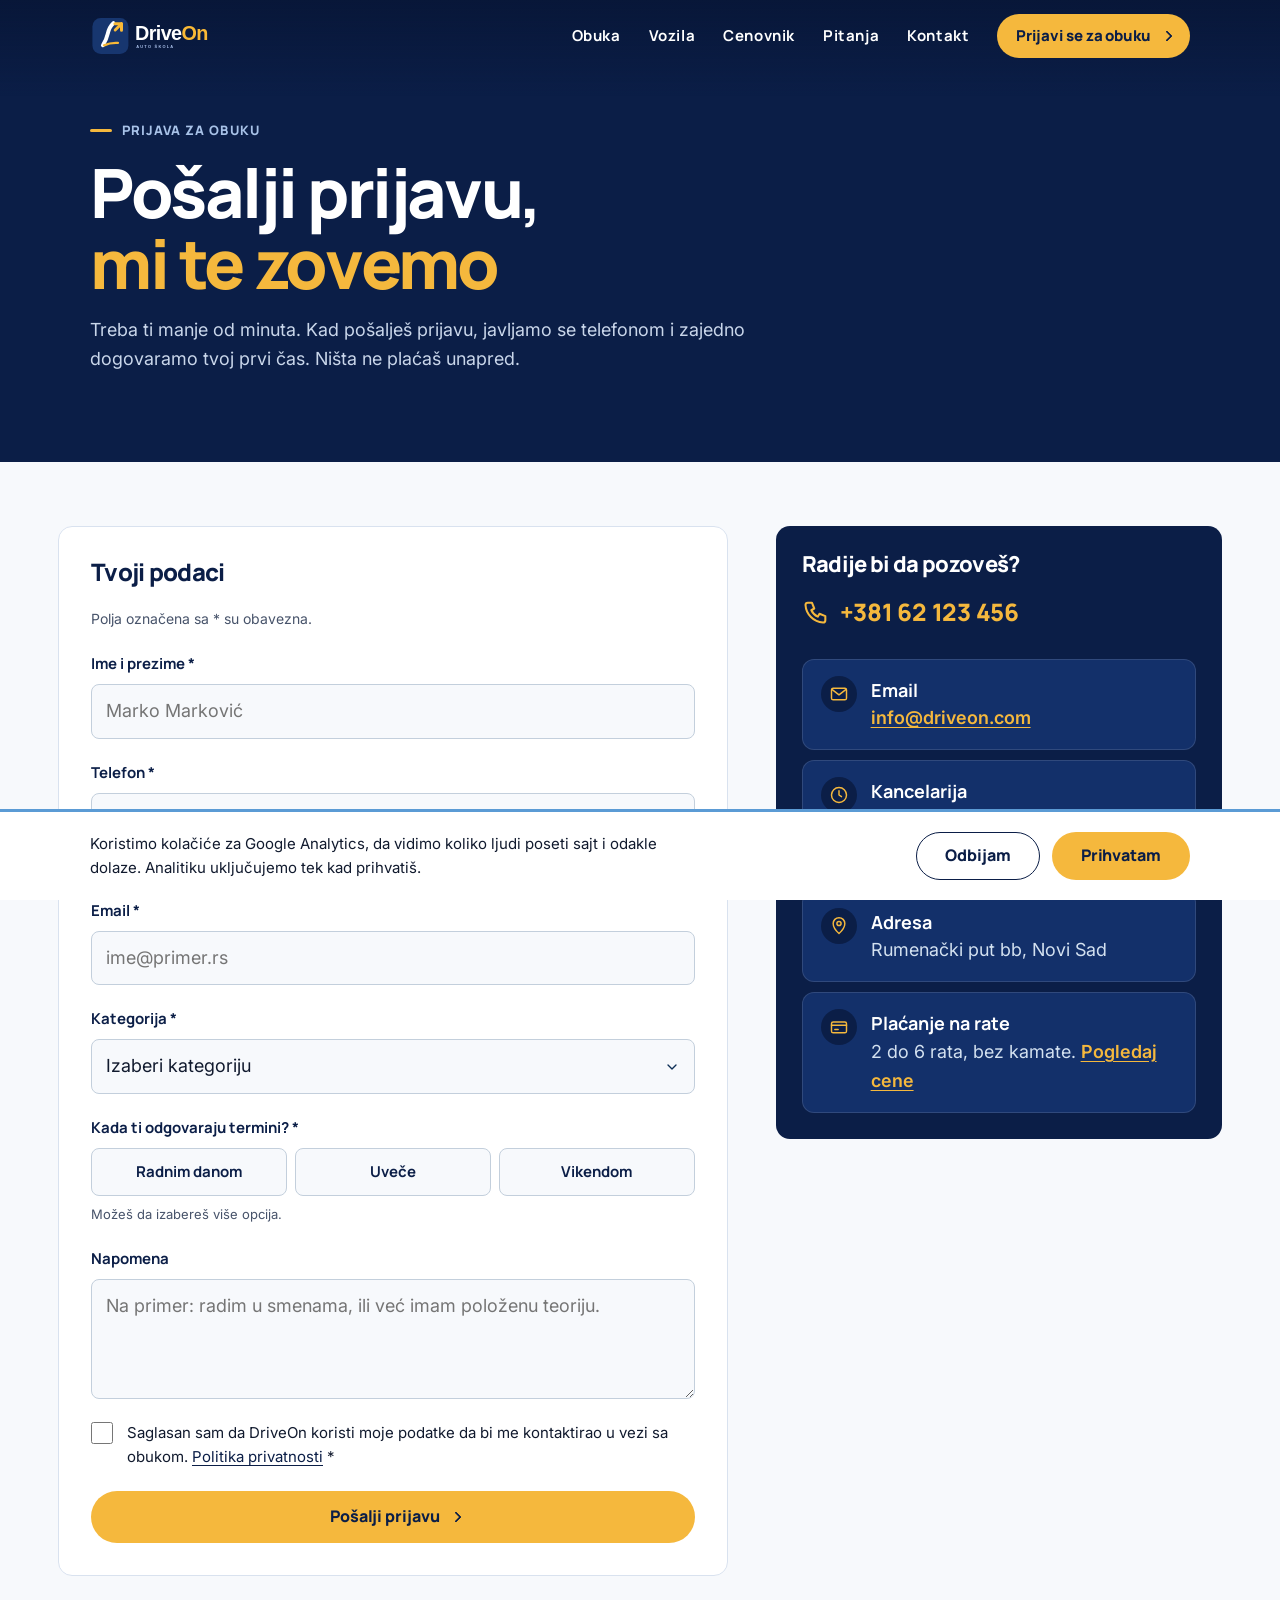
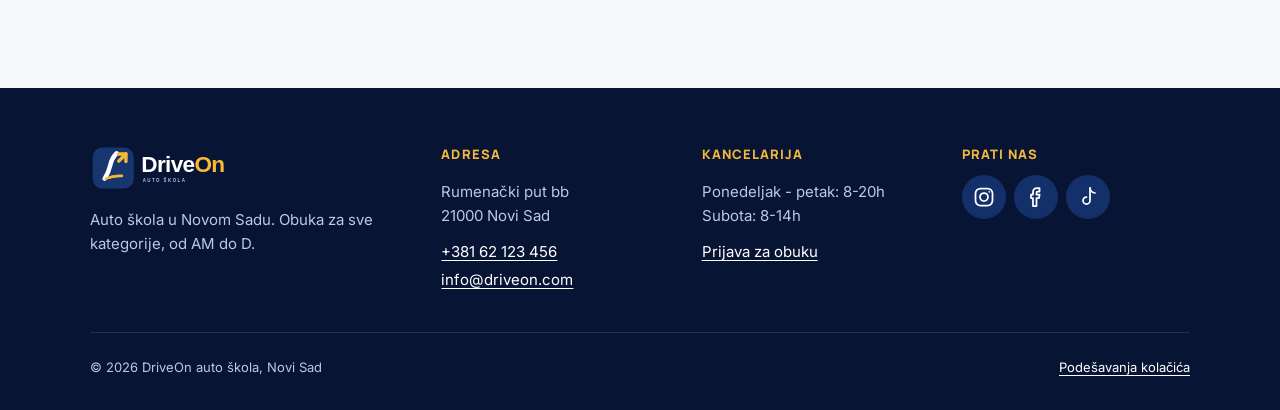
<file: kontakt.html>
<!doctype html>
<html lang="sr-Latn">
<head>
  <meta charset="utf-8">
  <meta name="viewport" content="width=device-width, initial-scale=1">
  <title>Prijava za obuku | Auto škola Novi Sad DriveOn</title>
  <meta name="description" content="Prijavi se za obuku u auto školi DriveOn, Rumenački put bb, Novi Sad. Pošalješ prijavu, mi te zovemo i dogovaramo prvi čas. Ništa ne plaćaš unapred.">
  <!-- TEST sajt: pretraživači ne indeksiraju stranicu. Kad sajt postane pravi, promeni u "index, follow". -->
  <meta name="robots" content="noindex, nofollow">
  <link rel="canonical" href="https://ivkec.github.io/driveon/kontakt.html">

  <!-- Pregled za deljenje (Facebook, Viber, WhatsApp, LinkedIn, X) -->
  <meta property="og:type" content="website">
  <meta property="og:site_name" content="DriveOn auto škola">
  <meta property="og:locale" content="sr_RS">
  <meta property="og:url" content="https://ivkec.github.io/driveon/kontakt.html">
  <meta property="og:title" content="Prijava za obuku | Auto škola Novi Sad DriveOn">
  <meta property="og:description" content="Prijavi se za obuku u auto školi DriveOn, Rumenački put bb, Novi Sad. Pošalješ prijavu, mi te zovemo i dogovaramo prvi čas. Ništa ne plaćaš unapred.">
  <meta property="og:image" content="https://ivkec.github.io/driveon/images/og-image.jpg">
  <meta property="og:image:width" content="1200">
  <meta property="og:image:height" content="630">
  <meta property="og:image:alt" content="Kandidat za volanom vozila auto škole DriveOn u Novom Sadu podiže palac, pored njega stoji instruktorka">
  <meta name="twitter:card" content="summary_large_image">
  <meta name="twitter:title" content="Prijava za obuku | Auto škola Novi Sad DriveOn">
  <meta name="twitter:description" content="Prijavi se za obuku u auto školi DriveOn, Rumenački put bb, Novi Sad. Pošalješ prijavu, mi te zovemo i dogovaramo prvi čas. Ništa ne plaćaš unapred.">
  <meta name="twitter:image" content="https://ivkec.github.io/driveon/images/og-image.jpg">
  <meta name="twitter:image:alt" content="Kandidat za volanom vozila auto škole DriveOn u Novom Sadu podiže palac, pored njega stoji instruktorka">

  <!-- Google Analytics (GA4)
       Ne učitava se odavde. script.js ga ubacuje tek kad posetilac klikne "Prihvatam" na cookie banneru.
       Pravi ID upiši i ovde i u script.js (konstanta GA_ID).
  <script async src="https://www.googletagmanager.com/gtag/js?id=G-XXXXXXXXXX"></script>
  <script>
    window.dataLayer = window.dataLayer || [];
    function gtag(){dataLayer.push(arguments);}
    gtag('js', new Date());
    gtag('config', 'G-XXXXXXXXXX');
  </script>
  -->

  <link rel="icon" href="images/favicon.svg" type="image/svg+xml">
  <link rel="icon" href="images/favicon-32.png" type="image/png" sizes="32x32">
  <link rel="apple-touch-icon" href="images/apple-touch-icon.png">
  <meta name="theme-color" content="#0b1e47">
  <link rel="preconnect" href="https://fonts.googleapis.com">
  <link rel="preconnect" href="https://fonts.gstatic.com" crossorigin>
  <link rel="stylesheet" href="https://fonts.googleapis.com/css2?family=Inter:wght@400;500;600;700&family=Manrope:wght@700;800&display=swap">
  <link rel="stylesheet" href="style.css">
</head>
<body>
  <a class="skip-link" href="#sadrzaj">Preskoči na sadržaj</a>

  <!-- ============ HEADER ============ -->
  <header class="site-header">
    <div class="container header__inner">
      <a class="header__logo" href="index.html" aria-label="DriveOn, početna strana">
        <img class="logo" src="images/driveon-logo.svg" width="520" height="140" alt="DriveOn auto škola">
      </a>

      <nav class="nav" id="glavni-meni" aria-label="Glavni meni">
        <ul class="nav__list">
          <li><a href="index.html#resenje">Obuka</a></li>
          <li><a href="index.html#vozni-park">Vozila</a></li>
          <li><a href="index.html#ponuda">Cenovnik</a></li>
          <li><a href="index.html#pitanja">Pitanja</a></li>
          <li><a href="index.html#kontakt">Kontakt</a></li>
        </ul>
        <a class="btn btn--primary nav__cta" href="kontakt.html" aria-current="page">Prijavi se za obuku</a>
      </nav>


      <button class="nav-toggle" type="button" aria-expanded="false" aria-controls="glavni-meni" aria-label="Otvori meni">
        <span class="nav-toggle__bars" aria-hidden="true"><span></span><span></span><span></span></span>
      </button>
    </div>
  </header>

  <main id="sadrzaj">
    <!-- ============ UVOD ============ -->
    <section class="page-intro" aria-labelledby="prijava-naslov">
      <div class="container">
        <p class="eyebrow">Prijava za obuku</p>
        <h1 id="prijava-naslov">Pošalji prijavu,<br> <span class="hl">mi te zovemo</span></h1>
        <p class="hero__lead">Treba ti manje od minuta. Kad pošalješ prijavu, javljamo se telefonom i zajedno dogovaramo tvoj prvi čas. Ništa ne plaćaš unapred.</p>
      </div>
    </section>

    <div class="container signup">
      <!-- ============ FORMA ============ -->
      <div>
        <!-- action ostaje prazan dok se ne poveže backend. script.js trenutno samo validira i prikazuje potvrdu. -->
        <form class="form" id="prijava-forma" action="" method="post" novalidate data-signup>
          <h2 class="form__title">Tvoji podaci</h2>
          <p class="form__required">Polja označena sa * su obavezna.</p>

          <div class="form__summary" data-form-summary role="alert" hidden>Proveri polja označena crvenom bojom.</div>

          <div class="field">
            <label for="ime">Ime i prezime *</label>
            <input class="input" type="text" id="ime" name="ime" autocomplete="name" placeholder="Marko Marković" required aria-describedby="ime-greska">
            <p class="field__error" id="ime-greska" hidden></p>
          </div>

          <div class="field">
            <label for="telefon">Telefon *</label>
            <input class="input" type="tel" id="telefon" name="telefon" autocomplete="tel" inputmode="tel" placeholder="0621234567" maxlength="16" required aria-describedby="telefon-pomoc telefon-greska">
            <p class="field__hint" id="telefon-pomoc">Samo brojevi, bez razmaka. Na ovaj broj te zovemo da dogovorimo prvi čas.</p>
            <p class="field__error" id="telefon-greska" hidden></p>
          </div>

          <div class="field">
            <label for="email">Email *</label>
            <input class="input" type="email" id="email" name="email" autocomplete="email" placeholder="ime@primer.rs" required aria-describedby="email-greska">
            <p class="field__error" id="email-greska" hidden></p>
          </div>

          <div class="field">
            <label for="kategorija">Kategorija *</label>
            <select class="select" id="kategorija" name="kategorija" required aria-describedby="kategorija-greska">
              <option value="">Izaberi kategoriju</option>
              <option value="AM">AM - mopedi, laki tricikli i laki četvorocikli</option>
              <option value="A1">A1 - laki motocikli</option>
              <option value="A2">A2 - motocikli do 35 kW</option>
              <option value="A">A - motocikli</option>
              <option value="B">B - putničko vozilo</option>
              <option value="BE">BE - B + prikolica</option>
              <option value="C">C - teretna vozila</option>
              <option value="CE">CE - C + prikolica</option>
              <option value="D">D - autobusi</option>
              <option value="osvezavanje">Časovi za osvežavanje (već imam dozvolu)</option>
              <option value="nisam-siguran">Nisam siguran, treba mi savet</option>
            </select>
            <p class="field__error" id="kategorija-greska" hidden></p>
          </div>

          <fieldset class="field" aria-describedby="termin-greska">
            <legend>Kada ti odgovaraju termini? *</legend>
            <div class="segmented segmented--3">
              <input type="checkbox" name="termin" id="termin-radnim" value="radnim danom">
              <label for="termin-radnim">Radnim danom</label>
              <input type="checkbox" name="termin" id="termin-uvece" value="uveče">
              <label for="termin-uvece">Uveče</label>
              <input type="checkbox" name="termin" id="termin-vikend" value="vikendom">
              <label for="termin-vikend">Vikendom</label>
            </div>
            <p class="field__hint">Možeš da izabereš više opcija.</p>
            <p class="field__error" id="termin-greska" hidden></p>
          </fieldset>

          <div class="field">
            <label for="napomena">Napomena</label>
            <textarea class="textarea" id="napomena" name="napomena" placeholder="Na primer: radim u smenama, ili već imam položenu teoriju."></textarea>
          </div>

          <div class="field">
            <div class="check">
              <input type="checkbox" id="saglasnost" name="saglasnost" required aria-describedby="saglasnost-greska">
              <label for="saglasnost">Saglasan sam da DriveOn koristi moje podatke da bi me kontaktirao u vezi sa obukom. <a href="#">Politika privatnosti</a> *</label>
            </div>
            <p class="field__error" id="saglasnost-greska" hidden></p>
          </div>

          <button class="btn btn--primary" type="submit">Pošalji prijavu</button>
        </form>

        <!-- Poruka potvrde, prikazuje se posle uspešnog slanja -->
        <div class="confirm" data-confirm role="status" tabindex="-1" hidden>
          <svg class="icon" viewBox="0 0 24 24" aria-hidden="true"><circle cx="12" cy="12" r="9"/><path d="M7.5 12.5l3 3 6-7"/></svg>
          <h2>Prijava je stigla<span data-confirm-name></span>.</h2>
          <p>Zovemo te na broj <strong data-confirm-phone></strong> u radno vreme kancelarije: radnim danom od 8 do 20h, subotom od 8 do 14h.</p>
          <p>U tom razgovoru biramo grupu za teoriju i termin za tvoj prvi čas.</p>
          <div class="btn-row">
            <a class="btn btn--secondary" href="index.html">Nazad na početnu</a>
          </div>
        </div>
      </div>

      <!-- ============ POZIV TELEFONOM ============ -->
      <aside class="signup__aside">
        <div class="aside-box">
          <h2>Radije bi da pozoveš?</h2>
          <a class="phone-big" href="tel:+38162123456">
            <svg class="icon" viewBox="0 0 24 24" aria-hidden="true"><path d="M5 4h3.5l2 5-2.5 1.5a11 11 0 0 0 5.5 5.5l1.5-2.5 5 2V19a2 2 0 0 1-2 2A16 16 0 0 1 3 6a2 2 0 0 1 2-2z"/></svg>
            +381 62 123 456
          </a>
          <ul class="contact-list">
            <li>
              <svg class="icon" viewBox="0 0 24 24" aria-hidden="true"><rect x="3" y="5" width="18" height="14" rx="2"/><path d="M3.5 6.5 12 13l8.5-6.5"/></svg>
              <span><strong>Email</strong><a href="mailto:info@driveon.com">info@driveon.com</a></span>
            </li>
            <li>
              <svg class="icon" viewBox="0 0 24 24" aria-hidden="true"><circle cx="12" cy="12" r="9"/><path d="M12 7v5l3 2"/></svg>
              <span><strong>Kancelarija</strong>Ponedeljak - petak: 8-20h<br>Subota: 8-14h</span>
            </li>
            <li>
              <svg class="icon" viewBox="0 0 24 24" aria-hidden="true"><path d="M12 21s7-6.2 7-12a7 7 0 1 0-14 0c0 5.8 7 12 7 12z"/><circle cx="12" cy="9" r="2.5"/></svg>
              <span><strong>Adresa</strong>Rumenački put bb, Novi Sad</span>
            </li>
            <li>
              <svg class="icon" viewBox="0 0 24 24" aria-hidden="true"><rect x="3" y="6" width="18" height="13" rx="2"/><path d="M3 10h18M7 15h4"/></svg>
              <span><strong>Plaćanje na rate</strong>2 do 6 rata, bez kamate. <a href="index.html#ponuda">Pogledaj cene</a></span>
            </li>
          </ul>
        </div>
      </aside>
    </div>
  </main>

  <!-- ============ FOOTER ============ -->
  <footer class="site-footer">
    <div class="container">
      <div class="footer__grid">
        <div>
          <img class="logo logo--footer" src="images/driveon-logo.svg" width="520" height="140" alt="DriveOn auto škola" loading="lazy">
          <p class="footer__about">Auto škola u Novom Sadu. Obuka za sve kategorije, od AM do D.</p>
        </div>
        <div>
          <p class="footer__title">Adresa</p>
          <p>Rumenački put bb<br>21000 Novi Sad</p>
          <p style="margin-top: 12px"><a href="tel:+38162123456">+381 62 123 456</a></p>
          <p style="margin-top: 4px"><a href="mailto:info@driveon.com">info@driveon.com</a></p>
        </div>
        <div>
          <p class="footer__title">Kancelarija</p>
          <p>Ponedeljak - petak: 8-20h<br>Subota: 8-14h</p>
          <p style="margin-top: 12px"><a href="kontakt.html">Prijava za obuku</a></p>
        </div>
        <div>
          <p class="footer__title">Prati nas</p>
          <!-- Društvene mreže: zameni href="#" pravim linkovima. -->
          <div class="social">
            <a href="#" aria-label="DriveOn na Instagramu">
              <svg class="icon" viewBox="0 0 24 24" aria-hidden="true"><rect x="3.5" y="3.5" width="17" height="17" rx="5"/><circle cx="12" cy="12" r="4"/><path d="M17.2 6.8h.01"/></svg>
            </a>
            <a href="#" aria-label="DriveOn na Facebooku">
              <svg class="icon" viewBox="0 0 24 24" aria-hidden="true"><path d="M15.5 3H13a4 4 0 0 0-4 4v2.5H7V13h2v8h3.5v-8h2.6l.5-3.5h-3.1V7.5a1 1 0 0 1 1-1h2z"/></svg>
            </a>
            <a href="#" aria-label="DriveOn na TikToku">
              <svg class="icon" viewBox="0 0 24 24" aria-hidden="true"><path d="M14 3v12.5a3.5 3.5 0 1 1-3.5-3.5"/><path d="M14 3c.4 2.8 2.4 4.7 5 5"/></svg>
            </a>
          </div>
        </div>
      </div>
      <div class="footer__bottom">
        <p>© 2026 DriveOn auto škola, Novi Sad</p>
        <button class="link-button" type="button" data-cookie-settings>Podešavanja kolačića</button>
      </div>
    </div>
  </footer>

  <!-- Cookie banner -->
  <button class="to-top" type="button" aria-label="Nazad na vrh stranice" data-to-top>
    <svg class="icon" viewBox="0 0 24 24" aria-hidden="true"><path d="M12 19V5M5 12l7-7 7 7"/></svg>
  </button>

  <div class="cookie" id="cookie-banner" role="region" aria-label="Obaveštenje o kolačićima" hidden>
    <div class="cookie__inner">
      <p>Koristimo kolačiće za Google Analytics, da vidimo koliko ljudi poseti sajt i odakle dolaze. Analitiku uključujemo tek kad prihvatiš.</p>
      <div class="cookie__actions">
        <button class="btn btn--secondary" type="button" data-cookie="rejected">Odbijam</button>
        <button class="btn btn--primary" type="button" data-cookie="accepted">Prihvatam</button>
      </div>
    </div>
  </div>

  <script src="script.js"></script>
</body>
</html>
</file>
<file: style.css>
/* ==========================================================================
   DriveOn - zajednički stil za index.html i kontakt.html
   Mobilni prvo. Prelom na 768px, širi raspored od 1024px.

   PALETA
   - Tamno plava    #0B1E47  osnovna: header, hero, tamne sekcije, naslovi
   - Zlatno žuta    #F5B83D  glavna CTA dugmad, istaknute reči, brojevi
   - Nebo plava     #5B9BD5  ikonice i oznake
   - Ledeno plava   #E6EEF9  pozadina svake druge svetle sekcije
   Ritam sekcija: tamna - svetla - ledeno plava - svetla - tamna ...
   ========================================================================== */

/* ---------- Tokeni ---------- */
:root {
  /* osnovna */
  --navy: #0b1e47;
  --navy-deep: #071433;       /* footer */
  --navy-2: #13306a;          /* kartice i placeholderi na tamnoj pozadini */
  --navy-line: rgba(255, 255, 255, 0.12);

  /* sporedna 1 - zlatno žuta */
  --sun: #f5b83d;
  --sun-hover: #e9a722;
  --sun-soft: #fdf1d6;

  /* sporedna 2 - nebo plava */
  --sky: #5b9bd5;
  --sky-text: #2c64a8;        /* nebo plava dovoljno tamna za tekst na svetlom */
  --sky-soft: #e1eaf7;
  --sky-on-dark: #a8c2e8;     /* tekst na tamno plavoj */

  /* sporedna 3 - ledeno plava, pozadina sekcija */
  --tint: #e6eef9;

  /* neutralne */
  --bg: #f7f9fc;              /* svetla pozadina */
  --surface: #ffffff;
  --line: #d9e2ef;
  --ink: #111a2e;
  --ink-2: #47536a;
  --ph: #dde5f1;
  --ph-ink: #4c5b72;
  --error: #b42318;

  --font-head: "Manrope", system-ui, -apple-system, "Segoe UI", sans-serif;
  --font-body: "Inter", system-ui, -apple-system, "Segoe UI", sans-serif;

  --radius: 8px;              /* dugmad i polja */
  --radius-lg: 14px;          /* kartice */
  --container: 1100px;
  --gutter: 20px;
  --header-h: 64px;
}

/* ---------- Osnova ---------- */
*,
*::before,
*::after {
  box-sizing: border-box;
}

html {
  -webkit-text-size-adjust: 100%;
  scroll-behavior: smooth;
  scroll-padding-top: calc(var(--header-h) + 16px);
}

@media (prefers-reduced-motion: reduce) {
  html {
    scroll-behavior: auto;
  }

  *,
  *::before,
  *::after {
    transition: none !important;
  }

  .btn:hover {
    transform: none !important;
  }
}

body {
  margin: 0;
  background: var(--bg);
  color: var(--ink);
  font-family: var(--font-body);
  font-size: 1rem;
  line-height: 1.6;
  overflow-x: hidden;
}

img,
svg {
  display: block;
  max-width: 100%;
}

h1,
h2,
h3,
h4 {
  margin: 0;
  font-family: var(--font-head);
  font-weight: 800;
  line-height: 1.12;
  letter-spacing: -0.02em;
  color: var(--navy);
}

h1 {
  font-size: 3rem;            /* 48px na mobilnom = 3:1 prema 16px tekstu */
  line-height: 1.04;
  letter-spacing: -0.035em;
}

h2 {
  font-size: 2rem;
  letter-spacing: -0.03em;
}

h3 {
  font-size: 1.1875rem;
  font-weight: 700;
  letter-spacing: -0.01em;
}

p {
  margin: 0;
  max-width: 65ch;
}

p + p {
  margin-top: 1em;
}

.figures > p + p,
.stats > .stat + .stat,
.extras > p + p {
  margin-top: 0;
}

figure,
blockquote {
  margin: 0;
}

a {
  color: var(--navy);
  text-underline-offset: 3px;
}

a:hover {
  color: var(--sky-text);
}

ul,
ol {
  margin: 0;
  padding: 0;
  list-style: none;
}

button,
input,
select,
textarea {
  font: inherit;
  color: inherit;
}

:focus-visible {
  outline: 2px solid var(--sky);
  outline-offset: 3px;
}

[hidden] {
  display: none !important;
}

.skip-link {
  position: absolute;
  top: -100px;
  left: 16px;
  z-index: 100;
  padding: 12px 16px;
  background: var(--sun);
  color: var(--navy);
  border-radius: var(--radius);
}

.skip-link:focus {
  top: 12px;
}

/* ---------- Raspored ---------- */
.container {
  width: 100%;
  max-width: calc(var(--container) + var(--gutter) * 2);
  margin: 0 auto;
  padding: 0 var(--gutter);
}

.section {
  padding: 64px 0;
}

/* Tamna traka: hero, garancija, uvod kontakt stranice */

.hero,
.page-intro {
  background: var(--navy);
  color: #fff;
}

.hero h1,
.page-intro h1 {
  color: #fff;
}

.section__head {
  margin-bottom: 40px;
}

.section__head h2 {
  max-width: 20ch;
}

.section__head p {
  margin-top: 16px;
  color: var(--ink-2);
}

.eyebrow {
  display: inline-flex;
  align-items: center;
  gap: 10px;
  margin-bottom: 16px;
  font-family: var(--font-head);
  font-size: 0.8125rem;
  font-weight: 800;
  letter-spacing: 0.08em;
  text-transform: uppercase;
  color: var(--sky-text);
}

.eyebrow::before {
  content: "";
  width: 22px;
  height: 3px;
  background: var(--sun);
  border-radius: 2px;
}

.section__head .eyebrow {
  margin-top: 0;
  color: var(--sky-text);
}

/* Pozadine sekcija */
.section--tint {
  background: var(--tint);
}

.section--tint .situation,
.section--tint .card,
.section--tint .step,
.section--tint .later__box,
.section--tint .contact-list li {
  border-color: #d3deee;
}

.section--dark {
  background: var(--navy);
  color: #d6e1f2;
}

.section--dark h2,
.section--dark h3 {
  color: #fff;
}

.section--dark .section__head .eyebrow {
  color: var(--sky-on-dark);
}

.section--dark .benefit {
  color: #fff;
  background: var(--navy-2);
  border-color: var(--navy-line);
}

.section--dark .benefit > .icon {
  color: var(--navy);
  background: var(--sky);
}

.section--dark .benefits--hidden .benefit > .icon {
  background: var(--sun);
}

.page-intro .eyebrow {
  color: var(--sky-on-dark);
}

.subhead {
  margin: 56px 0 24px;
  font-size: 1.375rem;
}

.grid {
  display: grid;
  gap: 20px;
}

.note {
  margin-top: 24px;
  font-size: 0.9375rem;
  color: var(--ink-2);
}

/* Istaknuta reč u naslovu - žuti marker */
.hl {
  background-image: linear-gradient(transparent 62%, var(--sun) 62%, var(--sun) 92%, transparent 92%);
  background-repeat: no-repeat;
  -webkit-box-decoration-break: clone;
  box-decoration-break: clone;
  padding: 0 2px;
}

.hero .hl,
.page-intro .hl {
  background-image: none;
  color: var(--sun);
  padding: 0;
}

/* ---------- Ikonice (inline SVG, samo linije) ---------- */
.icon {
  width: 24px;
  height: 24px;
  flex: none;
  fill: none;
  stroke: currentColor;
  stroke-width: 1.75;
  stroke-linecap: round;
  stroke-linejoin: round;
  color: var(--sky);
}

.icon--sm {
  width: 20px;
  height: 20px;
}

/* ---------- Logo ---------- */
.logo {
  display: block;
  width: auto;
  height: 42px;
}

.logo--footer {
  height: 48px;
}

/* ---------- Dugmad ---------- */
.btn {
  position: relative;
  display: inline-flex;
  align-items: center;
  justify-content: center;
  gap: 10px;
  min-height: 52px;
  padding: 0 28px;
  font-family: var(--font-head);
  font-size: 1rem;
  font-weight: 800;
  line-height: 1.2;
  letter-spacing: -0.005em;
  text-align: center;
  text-decoration: none;
  border: 1px solid transparent;
  border-radius: 999px;       /* potpuno zaobljeno */
  cursor: pointer;
  transition:
    background-color 0.25s ease,
    border-color 0.25s ease,
    color 0.25s ease,
    box-shadow 0.25s ease,
    transform 0.25s cubic-bezier(0.2, 0.8, 0.2, 1);
}

.btn:active {
  transform: translateY(0) scale(0.98);
}

/* Glavno dugme: žuto sa tamno plavim tekstom i strelicom koja klizi na hover */
.btn--primary {
  padding-right: 24px;
  background: var(--sun);
  color: var(--navy);
}

.btn--primary::after {
  content: "";
  flex: none;
  width: 8px;
  height: 8px;
  margin-left: 2px;
  border-top: 2.5px solid currentColor;
  border-right: 2.5px solid currentColor;
  border-radius: 1px;
  transform: rotate(45deg);
  transition: transform 0.25s cubic-bezier(0.2, 0.8, 0.2, 1);
}

.btn--primary:hover {
  background: #ffc552;
  color: var(--navy);
  transform: translateY(-2px);
  box-shadow: 0 0 0 5px rgba(245, 184, 61, 0.22);
}

.btn--primary:hover::after {
  transform: translateX(4px) rotate(45deg);
}

.btn--primary:focus-visible {
  outline: none;
  box-shadow: 0 0 0 3px var(--surface), 0 0 0 6px var(--sky);
}

/* Bez strelice tamo gde dugme nije poziv na prijavu */
.cookie .btn--primary::after {
  display: none;
}

.cookie .btn--primary {
  padding-right: 28px;
}

.btn--secondary {
  background: transparent;
  color: var(--navy);
  border-color: var(--navy);
}

.btn--secondary:hover {
  background: var(--navy);
  color: #fff;
  transform: translateY(-2px);
}

.btn--block {
  width: 100%;
}

.btn-row {
  display: flex;
  flex-wrap: wrap;
  align-items: center;
  gap: 16px 24px;
  margin-top: 32px;
}

/* ---------- Header (tamno plav, spojen sa hero delom) ---------- */
.site-header {
  position: fixed;
  top: 0;
  left: 0;
  right: 0;
  z-index: 50;
  background: transparent;
  color: #fff;
  border-bottom: 1px solid transparent;
  transition: background-color 0.3s ease, border-color 0.3s ease, box-shadow 0.3s ease;
}

/* Tamni prelaz iza providnog menija, da tekst uvek ostane čitljiv preko slike */
.site-header::before {
  content: "";
  position: absolute;
  inset: 0 0 -24px;
  z-index: -1;
  background: linear-gradient(to bottom, rgba(7, 20, 51, 0.7), rgba(7, 20, 51, 0));
  pointer-events: none;
  transition: opacity 0.3s ease;
}

.site-header.is-scrolled,
.site-header.is-open {
  background: var(--navy);
  border-bottom-color: var(--navy-line);
}

.site-header.is-scrolled {
  box-shadow: 0 6px 20px rgba(7, 20, 51, 0.25);
}

.site-header.is-scrolled::before,
.site-header.is-open::before {
  opacity: 0;
}

.header__inner {
  display: flex;
  align-items: center;
  gap: 16px;
  min-height: var(--header-h);
  transition: min-height 0.3s ease;
}

.site-header.is-scrolled .header__inner {
  min-height: 52px;
}

.site-header .logo {
  transition: height 0.3s ease;
}

.site-header.is-scrolled .logo {
  height: 34px;
}

.header__logo {
  margin-right: auto;
  text-decoration: none;
}

.nav-toggle {
  display: inline-flex;
  align-items: center;
  justify-content: center;
  width: 48px;
  height: 48px;
  margin-right: -12px;
  padding: 0;
  background: none;
  border: 0;
  cursor: pointer;
}

.nav-toggle .icon {
  width: 26px;
  height: 26px;
  color: #fff;
}

.nav {
  display: none;
  position: absolute;
  top: 100%;
  left: 0;
  right: 0;
  padding: 8px var(--gutter) 24px;
  background: var(--navy);
  border-bottom: 1px solid var(--navy-line);
}

.nav.is-open {
  display: block;
}

.nav__list a {
  display: block;
  padding: 14px 0;
  font-family: var(--font-head);
  font-size: 1.125rem;
  font-weight: 700;
  color: #fff;
  text-decoration: none;
  border-bottom: 1px solid var(--navy-line);
}

.nav__list a:hover {
  color: var(--sun);
}

.nav__cta {
  width: 100%;
}

/* ---------- Hero ---------- */
.hero {
  position: relative;
  overflow: hidden;
  padding: calc(48px + var(--header-h)) 0 0;
}

/* Diskretna mreža linija u pozadini, kao plan grada */
.hero::before {
  content: "";
  position: absolute;
  inset: 0;
  background-image:
    linear-gradient(rgba(255, 255, 255, 0.035) 1px, transparent 1px),
    linear-gradient(90deg, rgba(255, 255, 255, 0.035) 1px, transparent 1px);
  background-size: 56px 56px;
  -webkit-mask-image: linear-gradient(to bottom, #000 0%, #000 45%, transparent 80%);
  mask-image: linear-gradient(to bottom, #000 0%, #000 45%, transparent 80%);
  pointer-events: none;
}

.hero .container {
  position: relative;
}

.hero__grid {
  display: grid;
  gap: 48px;
}

.hero h1 {
  max-width: 12ch;
}

.hero__lead {
  margin-top: 22px;
  font-size: 1.125rem;
  color: #c9d6ea;
}

.hero__actions {
  display: flex;
  flex-wrap: wrap;
  align-items: center;
  gap: 16px 28px;
  margin-top: 36px;
}

.btn--lg {
  min-height: 58px;
  padding: 0 32px;
  font-size: 1.0625rem;
}

/* Fotografija: bez okvira, ivice se postepeno stapaju sa tamno plavom pozadinom */
.hero__media {
  position: relative;
  margin: 0 calc(var(--gutter) * -1);
}

.hero__img {
  display: block;
  width: 100%;
  height: auto;
  aspect-ratio: 4 / 3;
  object-fit: cover;
  object-position: 65% center;
  filter: saturate(0.92);
  -webkit-mask-image: linear-gradient(to bottom, transparent 0%, #000 18%, #000 72%, transparent 100%);
  mask-image: linear-gradient(to bottom, transparent 0%, #000 18%, #000 72%, transparent 100%);
}

/* Traka sa činjenicama na dnu heroja: puna podloga, preko nje se ne vidi mreža */
.hero__strip {
  position: relative;
  z-index: 1;
  display: grid;
  grid-template-columns: repeat(2, minmax(0, 1fr));
  gap: 10px;
  margin: 40px 0 0;
  padding-bottom: 48px;
}

.hero__strip > li {
  display: flex;
  flex-direction: column;
  gap: 12px;
  padding: 16px;
  background: #10295a;
  border: 1px solid var(--navy-line);
  border-radius: var(--radius-lg);
}

.hero__strip-icon {
  display: inline-flex;
  align-items: center;
  justify-content: center;
  width: 40px;
  height: 40px;
  flex: none;
  background: rgba(245, 184, 61, 0.14);
  border-radius: 12px;
}

.hero__strip-icon .icon {
  width: 22px;
  height: 22px;
  color: var(--sun);
}

.hero__strip strong {
  display: block;
  font-family: var(--font-head);
  font-size: 1.0625rem;
  font-weight: 800;
  line-height: 1.25;
  color: #fff;
}

.hero__strip strong + span {
  display: block;
  margin-top: 2px;
  font-size: 0.8125rem;
  line-height: 1.4;
  color: var(--sky-on-dark);
}

/* ---------- Kartice ---------- */
.card {
  background: var(--surface);
  border: 1px solid var(--line);
  border-radius: var(--radius-lg);
}

.card__body {
  padding: 16px 18px 18px;
}

.card__body h3 {
  font-size: 1.0625rem;
}

.card__meta {
  margin-top: 4px;
  font-size: 0.875rem;
  color: var(--ink-2);
}

.tag {
  display: inline-block;
  margin-bottom: 10px;
  padding: 3px 10px;
  font-family: var(--font-head);
  font-size: 0.75rem;
  font-weight: 800;
  color: var(--navy);
  background: var(--sky-soft);
  border-radius: 999px;
}

/* ---------- Problem ---------- */
.situations {
  display: grid;
  gap: 16px;
}

.situation {
  display: grid;
  gap: 10px;
  align-content: start;
  padding: 22px;
  background: var(--surface);
  border: 1px solid var(--line);
  border-radius: var(--radius-lg);
}

.situation__who {
  justify-self: start;
  padding: 3px 10px;
  font-family: var(--font-head);
  font-size: 0.8125rem;
  font-weight: 800;
  color: var(--navy);
  background: var(--sky-soft);
  border-radius: 999px;
}

.situation p {
  font-size: 1.0625rem;
}

.problem__turn {
  margin-top: 24px;
  padding: 32px 24px;
  background: var(--navy);
  color: #d3e1f0;
  border-radius: var(--radius-lg);
}

.problem__turn p {
  font-size: 1.0625rem;
}

.problem__turn .big {
  font-family: var(--font-head);
  font-size: 1.5rem;
  font-weight: 800;
  line-height: 1.25;
  letter-spacing: -0.02em;
  color: #fff;
}

.problem__turn p:last-child {
  color: var(--sun);
  font-weight: 600;
}

/* ---------- Koraci (rešenje, prijava) ---------- */
.steps {
  counter-reset: step;
  display: grid;
  gap: 12px;
}

.step {
  display: grid;
  grid-template-columns: 44px minmax(0, 1fr);
  gap: 4px 16px;
  padding: 20px;
  background: var(--surface);
  border: 1px solid var(--line);
  border-radius: var(--radius-lg);
}

.step::before {
  counter-increment: step;
  content: counter(step);
  grid-row: span 2;
  display: flex;
  align-items: center;
  justify-content: center;
  width: 44px;
  height: 44px;
  font-family: var(--font-head);
  font-size: 1.125rem;
  font-weight: 800;
  color: var(--navy);
  background: var(--sun);
  border-radius: 50%;
}

.step h3 {
  align-self: center;
}

.step p {
  color: var(--ink-2);
}

/* ---------- Kredibilitet ---------- */
.figures {
  display: grid;
  gap: 16px;
  margin-bottom: 32px;
}

.figures > p {
  padding: 28px 24px;
  background: var(--surface);
  border: 1px solid var(--line);
  border-radius: var(--radius-lg);
}

.figure__num {
  display: block;
  font-family: var(--font-head);
  font-size: 3.5rem;
  font-weight: 800;
  line-height: 1;
  letter-spacing: -0.04em;
  color: var(--navy);
}

.figure__num::after {
  content: "";
  display: block;
  width: 48px;
  height: 4px;
  margin-top: 14px;
  background: var(--sun);
  border-radius: 2px;
}

.figure__label {
  display: block;
  margin-top: 12px;
  color: var(--ink-2);
}

.cards {
  display: grid;
  gap: 16px;
  grid-template-columns: repeat(2, minmax(0, 1fr));
}

/* ---------- Benefiti ---------- */
.benefits {
  display: grid;
  gap: 12px;
}

.benefit {
  display: flex;
  gap: 14px;
  align-items: center;
  padding: 16px 18px;
  font-size: 1.0625rem;
  background: var(--surface);
  border: 1px solid var(--line);
  border-radius: var(--radius-lg);
}

.benefit > .icon {
  width: 36px;
  height: 36px;
  padding: 8px;
  color: var(--navy);
  background: var(--sky-soft);
  border-radius: 50%;
  stroke-width: 2.25;
}

/* Skriveni benefiti: žuta umesto nebo plave */
.benefits--hidden .benefit > .icon {
  background: var(--sun-soft);
}

/* ---------- Vozni park ---------- */
.fleet {
  grid-template-columns: minmax(0, 1fr);
}

/* ---------- Dokazi ---------- */
.stats {
  display: grid;
  grid-template-columns: repeat(2, minmax(0, 1fr));
  gap: 12px;
  margin-bottom: 40px;
}

.stat {
  padding: 22px 18px;
  background: var(--navy);
  border-radius: var(--radius-lg);
}

.stat strong {
  display: block;
  font-family: var(--font-head);
  font-size: 1.75rem;
  font-weight: 800;
  line-height: 1.1;
  letter-spacing: -0.03em;
  color: var(--sun);
}

.stat span {
  display: block;
  margin-top: 6px;
  font-size: 0.875rem;
  color: #d3e1f0;
}

.testimonials {
  grid-template-columns: minmax(0, 1fr);
}

.testimonial {
  display: flex;
  flex-direction: column;
  gap: 20px;
  padding: 24px;
}

.testimonial__text {
  width: 100%;
  min-height: 140px;
}

.testimonial__person {
  display: flex;
  align-items: center;
  gap: 14px;
  margin-top: auto;
  padding-top: 20px;
  border-top: 1px solid var(--line);
}

/* ---------- Ponuda: tabovi ---------- */
.tabs__list {
  display: flex;
  gap: 4px;
  padding: 5px;
  margin-bottom: 24px;
  background: var(--surface);
  border: 1px solid var(--line);
  border-radius: 12px;
}

.tabs__tab {
  flex: 1 1 0;
  min-height: 48px;
  padding: 6px 10px;
  font-family: var(--font-head);
  font-size: 0.875rem;
  font-weight: 700;
  line-height: 1.2;
  color: var(--ink-2);
  background: transparent;
  border: 0;
  border-radius: var(--radius);
  cursor: pointer;
}

.tabs__tab:hover {
  color: var(--navy);
  background: var(--sky-soft);
}

.tabs__tab[aria-selected="true"] {
  background: var(--navy);
  color: #fff;
}

.prices {
  grid-template-columns: minmax(0, 1fr);
}

.price-card {
  display: flex;
  flex-direction: column;
  padding: 26px;
}

.price-card__head {
  display: flex;
  align-items: center;
  gap: 14px;
}

.price-card__code {
  display: inline-flex;
  align-items: center;
  justify-content: center;
  min-width: 52px;
  height: 52px;
  padding: 0 10px;
  font-family: var(--font-head);
  font-size: 1.375rem;
  font-weight: 800;
  line-height: 1;
  color: var(--sun);
  background: var(--navy);
  border-radius: 12px;
}

.price-card__name {
  font-size: 1rem;
  font-weight: 700;
}

.price-card__price {
  margin-top: 22px;
  font-family: var(--font-head);
  font-size: 2rem;
  font-weight: 800;
  letter-spacing: -0.03em;
  color: var(--navy);
}

.price-card__price span {
  font-size: 1rem;
  font-weight: 700;
  color: var(--ink-2);
}


.price-card__list {
  margin-top: 20px;
  padding-top: 20px;
  border-top: 1px solid var(--line);
}

.price-card__list li {
  display: flex;
  gap: 10px;
  padding: 5px 0;
  font-size: 0.9375rem;
}

.price-card__list .icon {
  width: 18px;
  height: 18px;
  margin-top: 3px;
  stroke-width: 2.25;
}

.price-card__text {
  margin-top: 20px;
  padding-top: 20px;
  border-top: 1px solid var(--line);
  font-size: 0.9375rem;
  color: var(--ink-2);
}

.extras {
  display: flex;
  flex-wrap: wrap;
  gap: 8px 32px;
  margin-top: 20px;
  padding: 18px 22px;
  font-size: 0.9375rem;
  background: var(--sky-soft);
  border-radius: var(--radius-lg);
}

.extras strong {
  font-family: var(--font-head);
  color: var(--navy);
}

/* ---------- Kalkulator ---------- */
.calc {
  display: grid;
  margin-top: 56px;
  overflow: hidden;
  background: var(--surface);
  border: 1px solid var(--line);
  border-radius: var(--radius-lg);
}

.calc__form {
  display: grid;
  gap: 24px;
  padding: 24px;
}

.calc__form h3 {
  font-size: 1.5rem;
}

.calc__form .field__hint {
  margin-top: 6px;
}

.calc__result {
  padding: 24px;
  background: var(--navy);
  color: #d3e1f0;
}

.calc__rows {
  display: grid;
  gap: 16px;
  margin: 0;
}

.calc__rows div {
  display: flex;
  justify-content: space-between;
  align-items: baseline;
  gap: 16px;
}

.calc__rows dd {
  margin: 0;
  font-family: var(--font-head);
  font-weight: 700;
  text-align: right;
  color: #fff;
}

.calc__rows .calc__total {
  padding-top: 16px;
  border-top: 1px solid var(--navy-line);
}

.calc__total dd {
  font-size: 1.25rem;
}

.calc__monthly dd {
  font-size: 2.25rem;
  font-weight: 800;
  letter-spacing: -0.03em;
  color: var(--sun);
}

.calc__note {
  margin-top: 16px;
  font-size: 0.875rem;
  color: var(--sky-on-dark);
}

.calc__result .btn {
  margin-top: 24px;
}

/* ---------- Polja forme ---------- */
.field {
  display: grid;
  gap: 8px;
  margin: 0;
  padding: 0;
  border: 0;
  min-width: 0;
}

.field label,
.field legend {
  padding: 0;
  font-family: var(--font-head);
  font-size: 0.9375rem;
  font-weight: 700;
  color: var(--navy);
}

.field legend {
  margin-bottom: 8px;
}

.field__hint {
  font-size: 0.8125rem;
  color: var(--ink-2);
}

.input,
.select,
.textarea {
  width: 100%;
  min-height: 50px;
  padding: 12px 14px;
  background: var(--bg);
  border: 1px solid #c3cfdc;
  border-radius: var(--radius);
}

.select {
  appearance: none;
  padding-right: 44px;
  background-image: url("data:image/svg+xml,%3Csvg xmlns='http://www.w3.org/2000/svg' width='16' height='16' viewBox='0 0 24 24' fill='none' stroke='%230e2f56' stroke-width='2' stroke-linecap='round' stroke-linejoin='round'%3E%3Cpath d='M6 9l6 6 6-6'/%3E%3C/svg%3E");
  background-repeat: no-repeat;
  background-position: right 14px center;
}

.textarea {
  min-height: 120px;
  resize: vertical;
}

.input:focus,
.select:focus,
.textarea:focus {
  outline: 2px solid var(--sky);
  outline-offset: 0;
  border-color: var(--sky);
  background-color: var(--surface);
}

.field.has-error .input,
.field.has-error .select,
.field.has-error .textarea {
  border-color: var(--error);
}

.field__error {
  font-size: 0.875rem;
  font-weight: 500;
  color: var(--error);
}

/* Segmentirani izbor (broj rata, termin) */
.segmented {
  display: grid;
  grid-template-columns: repeat(5, minmax(0, 1fr));
  gap: 8px;
}

.segmented--3 {
  grid-template-columns: minmax(0, 1fr);
}

.segmented input {
  position: absolute;
  opacity: 0;
  pointer-events: none;
}

.segmented label {
  display: flex;
  align-items: center;
  justify-content: center;
  min-height: 48px;
  padding: 8px 12px;
  font-family: var(--font-head);
  font-weight: 700;
  text-align: center;
  color: var(--navy);
  background: var(--bg);
  border: 1px solid #c3cfdc;
  border-radius: var(--radius);
  cursor: pointer;
}

.segmented label:hover {
  border-color: var(--sky);
}

.segmented input:checked + label {
  background: var(--navy);
  border-color: var(--navy);
  color: #fff;
}

.segmented input:focus-visible + label {
  outline: 2px solid var(--sky);
  outline-offset: 2px;
}

.stepper {
  display: flex;
  align-items: stretch;
  max-width: 200px;
  background: var(--bg);
  border: 1px solid #c3cfdc;
  border-radius: var(--radius);
}

.stepper button {
  width: 52px;
  min-height: 50px;
  padding: 0;
  font-size: 1.375rem;
  font-weight: 700;
  color: var(--navy);
  background: none;
  border: 0;
  cursor: pointer;
}

.stepper button:hover {
  color: var(--sky-text);
}

.stepper input {
  width: 100%;
  min-width: 0;
  text-align: center;
  font-family: var(--font-head);
  font-weight: 700;
  color: var(--navy);
  border: 0;
  border-left: 1px solid var(--line);
  border-right: 1px solid var(--line);
  background: none;
  -moz-appearance: textfield;
}

.stepper input::-webkit-outer-spin-button,
.stepper input::-webkit-inner-spin-button {
  -webkit-appearance: none;
  margin: 0;
}

.check {
  display: grid;
  grid-template-columns: 24px minmax(0, 1fr);
  gap: 12px;
  align-items: start;
  font-size: 0.9375rem;
}

.check input {
  width: 22px;
  height: 22px;
  margin: 1px 0 0;
  accent-color: var(--navy);
}

.check label {
  font-family: var(--font-body);
  font-weight: 400;
  color: var(--ink);
}

/* ---------- Dodatne usluge ---------- */
.services {
  grid-template-columns: minmax(0, 1fr);
}

.service {
  padding: 26px;
}

.service > .icon {
  width: 52px;
  height: 52px;
  padding: 13px;
  margin-bottom: 20px;
  color: var(--navy);
  background: var(--sky-soft);
  border-radius: 14px;
}

.service p {
  margin-top: 10px;
  color: var(--ink-2);
}

/* ---------- Upozorenje ---------- */
.later__box {
  padding: 32px 24px;
  background: var(--surface);
  border: 1px solid var(--line);
  border-radius: var(--radius-lg);
}

.later__body {
  margin-top: 24px;
}

.later__body p {
  font-size: 1.125rem;
}

.later .big {
  padding-top: 20px;
  margin-top: 20px;
  border-top: 1px solid var(--line);
  font-family: var(--font-head);
  font-size: 1.375rem;
  font-weight: 700;
  line-height: 1.35;
  letter-spacing: -0.01em;
  color: var(--navy);
}

/* ---------- FAQ ---------- */
.faq {
  display: grid;
  gap: 10px;
  max-width: 820px;
}

.faq__item {
  padding: 0 20px;
  background: var(--surface);
  border: 1px solid var(--line);
  border-radius: 12px;
}

.faq__q {
  font-size: 1.0625rem;
}

.faq__q button {
  display: flex;
  justify-content: space-between;
  align-items: center;
  gap: 16px;
  width: 100%;
  min-height: 64px;
  padding: 16px 0;
  font-family: var(--font-head);
  font-weight: 700;
  text-align: left;
  color: var(--navy);
  background: none;
  border: 0;
  cursor: pointer;
}

.faq__icon {
  position: relative;
  flex: none;
  width: 32px;
  height: 32px;
  background: var(--sky-soft);
  border-radius: 50%;
}

.faq__icon::before,
.faq__icon::after {
  content: "";
  position: absolute;
  top: 15px;
  left: 9px;
  width: 14px;
  height: 2px;
  background: var(--navy);
  transition: transform 0.2s ease;
}

.faq__icon::after {
  transform: rotate(90deg);
}

.faq__q button[aria-expanded="true"] .faq__icon {
  background: var(--sun);
}

.faq__q button[aria-expanded="true"] .faq__icon::after {
  transform: rotate(0deg);
}

.faq__a {
  padding: 0 0 22px;
  color: var(--ink-2);
}

/* ---------- Kontakt i mapa ---------- */
.contact {
  display: grid;
  gap: 32px;
}

.contact-list {
  display: grid;
  gap: 10px;
}

.contact-list li {
  display: flex;
  gap: 14px;
  align-items: flex-start;
  padding: 16px 18px;
  background: var(--surface);
  border: 1px solid var(--line);
  border-radius: 12px;
}

.contact-list li > .icon {
  width: 36px;
  height: 36px;
  padding: 8px;
  color: var(--navy);
  background: var(--sky-soft);
  border-radius: 50%;
}

.contact-list strong {
  display: block;
  font-family: var(--font-head);
  color: var(--navy);
}

.contact-list a {
  font-weight: 600;
}

/* ---------- Footer ---------- */
.site-footer {
  padding: 56px 0 32px;
  background: var(--navy-deep);
  color: #b9cbe0;
  font-size: 0.9375rem;
}

.site-footer a {
  color: #fff;
}

.site-footer a:hover {
  color: var(--sun);
}

.footer__grid {
  display: grid;
  gap: 32px;
}

.footer__title {
  margin-bottom: 10px;
  font-family: var(--font-head);
  font-size: 0.8125rem;
  font-weight: 800;
  letter-spacing: 0.08em;
  text-transform: uppercase;
  color: var(--sun);
}

.footer__about {
  margin-top: 16px;
}

.social {
  display: flex;
  gap: 8px;
}

.social a {
  display: inline-flex;
  align-items: center;
  justify-content: center;
  width: 44px;
  height: 44px;
  background: var(--navy-2);
  border-radius: 50%;
}

.social a:hover {
  background: var(--sun);
}

.social .icon {
  color: #fff;
}

.social a:hover .icon {
  color: var(--navy);
}

.footer__bottom {
  display: flex;
  flex-wrap: wrap;
  justify-content: space-between;
  gap: 8px 24px;
  margin-top: 40px;
  padding-top: 24px;
  border-top: 1px solid var(--navy-line);
  font-size: 0.8125rem;
}

.link-button {
  padding: 0;
  font: inherit;
  color: #fff;
  text-decoration: underline;
  text-underline-offset: 3px;
  background: none;
  border: 0;
  cursor: pointer;
}

/* ---------- Cookie banner ---------- */
.cookie {
  position: fixed;
  left: 0;
  right: 0;
  bottom: 0;
  z-index: 60;
  padding: 20px var(--gutter) calc(20px + env(safe-area-inset-bottom));
  background: var(--surface);
  border-top: 3px solid var(--sky);
}

.cookie__inner {
  display: grid;
  gap: 16px;
  max-width: var(--container);
  margin: 0 auto;
}

.cookie p {
  font-size: 0.9375rem;
}

.cookie__actions {
  display: grid;
  grid-template-columns: repeat(2, minmax(0, 1fr));
  gap: 12px;
}

.cookie .btn {
  min-height: 48px;
}

/* ---------- Kontakt stranica ---------- */
.page-intro {
  padding: 40px 0 56px;
}

.page-intro h1 {
  max-width: 14ch;
}

.page-intro .hero__lead {
  max-width: 60ch;
}

.signup {
  display: grid;
  gap: 32px;
  padding: 40px 0 64px;
}

.form {
  display: grid;
  gap: 22px;
  padding: 24px;
  background: var(--surface);
  border: 1px solid var(--line);
  border-radius: var(--radius-lg);
}

.form__title {
  font-size: 1.5rem;
}

.form__required {
  font-size: 0.875rem;
  color: var(--ink-2);
}

.form .btn {
  width: 100%;
}

.form__summary {
  padding: 14px 16px;
  font-size: 0.9375rem;
  color: var(--error);
  background: #fdecea;
  border: 1px solid #f4c7c2;
  border-radius: var(--radius);
}

.confirm {
  padding: 32px 24px;
  background: var(--surface);
  border: 1px solid var(--line);
  border-radius: var(--radius-lg);
}

.confirm > .icon {
  width: 56px;
  height: 56px;
  padding: 12px;
  margin-bottom: 20px;
  color: var(--navy);
  background: var(--sun);
  border-radius: 50%;
  stroke-width: 2.25;
}

.confirm h2 {
  font-size: 1.75rem;
}

.confirm p {
  margin-top: 12px;
  color: var(--ink-2);
}

.aside-box {
  padding: 26px;
  background: var(--navy);
  color: #d3e1f0;
  border-radius: var(--radius-lg);
}

.aside-box h2 {
  font-size: 1.375rem;
  color: #fff;
}

.aside-box .phone-big {
  display: inline-flex;
  align-items: center;
  gap: 10px;
  margin-top: 16px;
  font-family: var(--font-head);
  font-size: 1.5rem;
  font-weight: 800;
  letter-spacing: -0.01em;
  color: var(--sun);
  text-decoration: none;
}

.aside-box .phone-big:hover {
  color: #fff;
}

.aside-box .phone-big .icon {
  width: 28px;
  height: 28px;
  color: var(--sun);
}

.aside-box .contact-list {
  margin-top: 24px;
}

.aside-box .contact-list li {
  background: var(--navy-2);
  border-color: var(--navy-line);
}

.aside-box .contact-list li > .icon {
  color: var(--sun);
  background: var(--navy);
}

.aside-box .contact-list strong {
  color: #fff;
}

.aside-box .contact-list a {
  color: var(--sun);
}

/* ==========================================================================
   Tablet i desktop - od 768px
   ========================================================================== */
@media (min-width: 768px) {
  :root {
    --gutter: 32px;
    --header-h: 72px;
  }

  body {
    font-size: 1.0625rem;
  }

  h1 {
    font-size: 3.5rem;
  }

  h2 {
    font-size: 2.5rem;
  }

  .section {
    padding: 96px 0;
  }

  .section__head {
    margin-bottom: 48px;
  }

  .hero {
    padding: calc(80px + var(--header-h)) 0 0;
  }

  .nav-toggle {
    display: none;
  }

  .nav,
  .nav.is-open {
    display: flex;
    position: static;
    align-items: center;
    gap: 28px;
    padding: 0;
    border: 0;
    background: none;
  }

  .nav__list {
    display: flex;
    gap: 24px;
  }

  .nav__list a {
    padding: 8px 0;
    font-size: 0.9375rem;
    color: #fff;
    border: 0;
    transition: font-size 0.3s ease, color 0.2s ease;
  }

  .site-header.is-scrolled .nav__list a {
    font-size: 0.875rem;
    color: #d3e1f0;
  }

  .site-header.is-scrolled .nav__list a:hover {
    color: var(--sun);
  }

  .site-header.is-scrolled .nav__cta {
    min-height: 38px;
    padding: 0 16px;
    font-size: 0.875rem;
  }

    .nav__cta {
    width: auto;
    min-height: 44px;
    padding: 0 18px;
    font-size: 0.9375rem;
  }

  .header__inner {
    gap: 28px;
  }

  .header__logo {
    margin-right: 0;
  }

  .nav {
    margin-left: auto;
    order: 2;
  }

    .situations {
    grid-template-columns: repeat(2, minmax(0, 1fr));
  }

  .problem__turn {
    padding: 40px;
  }

  .step {
    grid-template-columns: 44px 220px minmax(0, 1fr);
    gap: 24px;
    align-items: center;
    padding: 20px 24px;
  }

  .step::before {
    grid-row: auto;
  }

  .figures {
    grid-template-columns: repeat(2, minmax(0, 1fr));
  }

  .figure__num {
    font-size: 4.5rem;
  }

  .cards {
    grid-template-columns: repeat(4, minmax(0, 1fr));
  }

  .benefits {
    grid-template-columns: repeat(2, minmax(0, 1fr));
  }

  .fleet {
    grid-template-columns: repeat(3, minmax(0, 1fr));
  }

  .stats {
    grid-template-columns: repeat(4, minmax(0, 1fr));
    gap: 16px;
  }

  .stat {
    padding: 28px 24px;
  }

  .stat strong {
    font-size: 2.5rem;
  }

  .testimonials {
    grid-template-columns: repeat(3, minmax(0, 1fr));
  }

  .prices {
    grid-template-columns: repeat(2, minmax(0, 1fr));
  }

  .tabs__list {
    display: inline-flex;
    max-width: 100%;
  }

  .tabs__tab {
    flex: 1 0 auto;
    padding: 0 20px;
    font-size: 0.9375rem;
    white-space: nowrap;
  }

  .services {
    grid-template-columns: repeat(3, minmax(0, 1fr));
  }

  .segmented--3 {
    grid-template-columns: repeat(3, minmax(0, 1fr));
  }

  .later__box {
    padding: 48px;
  }

  .cookie__inner {
    grid-template-columns: minmax(0, 1fr) auto;
    align-items: center;
    gap: 32px;
  }

  .cookie__actions {
    grid-template-columns: repeat(2, auto);
  }

  .footer__grid {
    grid-template-columns: 1.4fr 1fr 1fr 1fr;
  }

  .page-intro {
    padding: 72px 0 88px;
  }

  .form {
    padding: 32px;
  }
}

/* ==========================================================================
   Širi desktop - od 1024px
   ========================================================================== */
@media (min-width: 1024px) {
  /* Na desktopu jedan panel sa četiri polja i tankim pregradama */
  .hero__strip {
    grid-template-columns: repeat(5, minmax(0, 1fr));
    gap: 0;
    margin-top: 56px;
    padding-bottom: 0;
    margin-bottom: 64px;
    background: #10295a;
    border: 1px solid var(--navy-line);
    border-radius: 18px;
  }

  .hero__strip > li {
    flex-direction: row;
    align-items: center;
    gap: 14px;
    padding: 24px 22px;
    background: none;
    border: 0;
    border-radius: 0;
  }

  .hero__strip > li + li {
    border-left: 1px solid var(--navy-line);
  }

  .hero__strip strong {
    font-size: 1.125rem;
  }

  body {
    font-size: 1.125rem;      /* 18px tekst, hero naslov 64px */
  }

  h2 {
    font-size: 2.875rem;
  }

  .section {
    padding: 120px 0;
  }

  h1 {
    font-size: 4.25rem;
  }

  .hero__grid {
    grid-template-columns: minmax(0, 1.15fr) minmax(0, 1fr);
    align-items: center;
    gap: 72px;
  }

  /* Fotografija ide do desne ivice ekrana i utapa se levo i dole */
  .hero {
    padding-bottom: 0;
  }

  .hero__grid {
    align-items: stretch;
  }

  .hero__content {
    position: relative;
    z-index: 1;
    padding: 24px 0;
    align-self: center;
  }

  .hero__media {
    margin: -80px calc(-1 * max(var(--gutter), (100vw - var(--container)) / 2)) 0 -140px;
  }

  .hero__img {
    height: 100%;
    min-height: 560px;
    aspect-ratio: auto;
    object-position: 70% center;
    -webkit-mask-image:
      linear-gradient(to right, transparent 0%, #000 38%),
      linear-gradient(to bottom, transparent 0%, #000 16%, #000 70%, transparent 100%);
    -webkit-mask-composite: source-in;
    mask-image:
      linear-gradient(to right, transparent 0%, #000 38%),
      linear-gradient(to bottom, transparent 0%, #000 16%, #000 70%, transparent 100%);
    mask-composite: intersect;
  }

  .prices--3 {
    grid-template-columns: repeat(3, minmax(0, 1fr));
  }

  .calc {
    grid-template-columns: minmax(0, 1.3fr) minmax(0, 1fr);
  }

  .calc__form {
    padding: 40px;
  }

  .calc__result {
    padding: 40px;
  }

  .contact {
    grid-template-columns: minmax(0, 1.2fr) minmax(0, 1fr);
    gap: 48px;
    align-items: start;
  }

  .signup {
    grid-template-columns: minmax(0, 1.5fr) minmax(0, 1fr);
    gap: 48px;
    align-items: start;
    padding: 64px 0 112px;
  }

  .signup__aside {
    position: sticky;
    top: calc(var(--header-h) + 24px);
  }
}

/* ==========================================================================
   Hero staje u jedan ekran na desktopu (naslov, dugme i četiri kartice),
   bez obzira na visinu monitora. Razmaci i naslov prate visinu prozora.
   ========================================================================== */
@media (min-width: 1024px) {
  .hero {
    --hero-gap: clamp(12px, 3.6vh, 64px);
    display: flex;
    flex-direction: column;
    min-height: 100vh;
    min-height: 100svh;
    padding-top: calc(var(--hero-gap) + var(--header-h));
  }

  .hero > .container {
    display: flex;
    flex: 1;
    flex-direction: column;
    width: 100%;
  }

  .hero__grid {
    flex: 1;
    min-height: 0;
  }

  .hero h1 {
    font-size: clamp(2.5rem, 7.4vh, 4.25rem);
  }

  .hero__lead {
    margin-top: clamp(10px, 2vh, 22px);
    font-size: clamp(1rem, 2.1vh, 1.125rem);
  }

  .hero__actions {
    margin-top: clamp(16px, 3.4vh, 36px);
  }

  .hero__media {
    position: relative;
    margin-top: calc(-1 * var(--hero-gap));
  }

  .hero__img {
    position: absolute;
    inset: 0;
    width: 100%;
    height: 100%;
    min-height: 0;
    object-fit: cover;
  }

  .hero__strip {
    margin-top: clamp(12px, 3vh, 56px);
    margin-bottom: clamp(16px, 4vh, 64px);
  }

  .hero__strip > li {
    padding: clamp(12px, 2.4vh, 24px) 22px;
  }
}

/* Pet kartica ispod heroja */
.hero__strip > li:last-child:nth-child(odd) {
  grid-column: 1 / -1;
}

@media (min-width: 1024px) {
  .hero__strip > li:last-child:nth-child(odd) {
    grid-column: auto;
  }

  .hero__strip > li {
    gap: 12px;
    padding: clamp(12px, 2.4vh, 22px) 16px;
  }

  .hero__strip strong {
    font-size: 1rem;
    line-height: 1.25;
  }

  .hero__strip strong + span {
    font-size: 0.8125rem;
    line-height: 1.35;
  }
}

/* Kartice ispod heroja: ikonica iznad teksta, ikonica u žutoj boji brenda */
.hero__strip-icon {
  background: var(--sun);
  border-radius: 12px;
  box-shadow: 0 6px 16px rgba(245, 184, 61, 0.22);
}

.hero__strip-icon .icon {
  color: var(--navy);
  stroke-width: 2;
}

@media (min-width: 1024px) {
  .hero__strip > li {
    flex-direction: column;
    align-items: center;
    justify-content: flex-start;
    gap: clamp(8px, 1.4vh, 14px);
    padding: clamp(14px, 2.4vh, 24px) 14px;
    text-align: center;
  }

  .hero__strip-icon {
    width: clamp(36px, 4.6vh, 44px);
    height: clamp(36px, 4.6vh, 44px);
  }

  .hero__strip strong {
    font-size: 1.0625rem;
    line-height: 1.2;
  }

  .hero__strip strong + span {
    margin-top: 4px;
    font-size: 0.8125rem;
    line-height: 1.4;
    text-wrap: balance;
  }
}

/* Kartice ispod heroja: smirenije, uže, ikonice na svetlo plavoj podlozi */
.hero__strip-icon {
  background: var(--sky);
  box-shadow: none;
}

.hero__strip-icon .icon {
  color: var(--navy);
}

@media (min-width: 1024px) {
  .hero__strip {
    max-width: 960px;
    margin-left: auto;
    margin-right: auto;
    background: rgba(16, 41, 90, 0.6);
  }

  .hero__strip > li {
    gap: clamp(6px, 1vh, 10px);
    padding: clamp(12px, 1.8vh, 18px) 12px;
  }

  .hero__strip-icon {
    width: 34px;
    height: 34px;
    border-radius: 10px;
  }

  .hero__strip-icon .icon {
    width: 19px;
    height: 19px;
  }

  .hero__strip strong {
    font-size: 0.9375rem;
  }

  .hero__strip strong + span {
    margin-top: 2px;
    font-size: 0.75rem;
  }
}

/* Istaknute reči u uvodu heroja */
.hero__lead strong {
  font-weight: 700;
  color: #fff;
}

/* Meni na desktopu: veći razmak između slova i žuta linija na hover */
@media (min-width: 768px) {
  .nav__list {
    gap: 28px;
  }

  .nav__list a,
  .site-header.is-scrolled .nav__list a {
    position: relative;
    letter-spacing: 0.04em;
  }

  .nav__list a::after {
    content: "";
    position: absolute;
    left: 0;
    right: 0;
    bottom: 2px;
    height: 2px;
    background: var(--sun);
    border-radius: 2px;
    transform: scaleX(0);
    transform-origin: left center;
    transition: transform 0.35s cubic-bezier(0.65, 0, 0.35, 1);
  }

  .nav__list a:hover::after,
  .nav__list a:focus-visible::after {
    transform: scaleX(1);
  }

  .nav__list a:hover,
  .site-header.is-scrolled .nav__list a:hover {
    color: #fff;
  }
}

@media (prefers-reduced-motion: reduce) {
  .nav__list a::after {
    transition: none;
  }
}

/* ---------- Vozni park: kartice sa fotografijom ---------- */
.fleet__card {
  position: relative;
  overflow: hidden;
  transition: transform 0.3s ease, box-shadow 0.3s ease, border-color 0.3s ease;
}

.fleet__media {
  position: relative;
  overflow: hidden;
  aspect-ratio: 4 / 3;
  background: var(--navy);
}

.fleet__media img {
  display: block;
  width: 100%;
  height: 100%;
  object-fit: cover;
  object-position: center 60%;
  transition: transform 0.5s ease;
}

.fleet__zoom {
  position: absolute;
  top: 12px;
  right: 12px;
  display: inline-flex;
  align-items: center;
  justify-content: center;
  width: 38px;
  height: 38px;
  color: var(--navy);
  background: rgba(255, 255, 255, 0.92);
  border-radius: 50%;
  opacity: 0;
  transform: scale(0.85);
  transition: opacity 0.25s ease, transform 0.25s ease;
}

.fleet__zoom .icon {
  width: 18px;
  height: 18px;
}

.fleet__card:hover {
  transform: translateY(-4px);
  border-color: var(--sky);
  box-shadow: 0 16px 32px rgba(11, 30, 71, 0.14);
}

.fleet__card:hover .fleet__media img {
  transform: scale(1.05);
}

.fleet__card:hover .fleet__zoom {
  opacity: 1;
  transform: scale(1);
}

@media (hover: none) {
  .fleet__zoom {
    opacity: 1;
    transform: none;
  }
}

/* ---------- Slajder vozila preko celog ekrana ---------- */
.lightbox {
  position: fixed;
  inset: 0;
  z-index: 200;
  display: flex;
  overflow-y: auto;
  padding: 64px 16px 32px;
  color: #fff;
  background: var(--navy-deep);
}

.lightbox[hidden] {
  display: none;
}

body.has-lightbox {
  overflow: hidden;
}

.lightbox__inner {
  display: grid;
  gap: 24px;
  width: 100%;
  max-width: 1180px;
  margin: auto;
}

.lightbox__viewer {
  display: grid;
  gap: 12px;
  justify-items: center;
}

/* Kvadratni kadar: slike su kvadratne, pa nema praznih traka */
.lightbox__frame {
  position: relative;
  overflow: hidden;
  transform-origin: 0 0;
  width: 100%;
  aspect-ratio: 1 / 1;
  background: #0d1f45;
  border-radius: var(--radius-lg);
  box-shadow: 0 30px 70px rgba(0, 0, 0, 0.45);
}

.lightbox__img {
  position: absolute;
  inset: 0;
  display: block;
  width: 100%;
  height: 100%;
  object-fit: cover;
  will-change: transform, opacity;
}

.lightbox__count {
  position: absolute;
  left: 50%;
  bottom: 14px;
  z-index: 2;
  margin: 0;
  padding: 4px 12px;
  font-size: 0.8125rem;
  font-weight: 600;
  font-variant-numeric: tabular-nums;
  color: #fff;
  background: rgba(7, 20, 51, 0.6);
  border-radius: 999px;
  transform: translateX(-50%);
  backdrop-filter: blur(6px);
}

.lightbox__count:empty {
  display: none;
}

/* Sličice ispod velike slike */
.lightbox__thumbs[hidden] {
  display: none;
}

.lightbox__thumbs {
  display: flex;
  flex-wrap: wrap;
  justify-content: center;
  gap: 10px;
}

.lightbox__thumb {
  width: 64px;
  height: 64px;
  padding: 0;
  overflow: hidden;
  background: none;
  border: 2px solid transparent;
  border-radius: 12px;
  opacity: 0.55;
  cursor: pointer;
  transition: opacity 0.2s ease, border-color 0.2s ease, transform 0.2s ease;
}

.lightbox__thumb img {
  display: block;
  width: 100%;
  height: 100%;
  object-fit: cover;
}

.lightbox__thumb:hover {
  opacity: 0.85;
}

.lightbox__thumb.is-active {
  border-color: var(--sun);
  opacity: 1;
  transform: translateY(-2px);
}

.lightbox__thumb:focus-visible {
  outline: 3px solid var(--sun);
  outline-offset: 3px;
}

.lightbox__caption {
  text-align: center;
}

/* Oznaka kategorije u slajderu: žuti kružić (za dva-tri slova postaje ovalan) */
.lightbox__caption .tag {
  display: inline-flex;
  align-items: center;
  justify-content: center;
  min-width: 36px;
  height: 36px;
  margin-bottom: 12px;
  padding: 0 10px;
  font-size: 0.875rem;
  color: var(--navy);
  background: var(--sun);
  box-shadow: 0 0 0 4px rgba(245, 184, 61, 0.18);
}

.lightbox__caption h2 {
  font-size: 1.5rem;
  color: #fff;
}

.lightbox__meta {
  margin-top: 4px;
  color: var(--sky-on-dark);
}

.lightbox__details {
  display: flex;
  flex-wrap: wrap;
  justify-content: center;
  gap: 8px;
  margin: 18px 0 0;
  padding: 0;
  list-style: none;
}

.lightbox__details li {
  padding: 7px 14px;
  font-size: 0.875rem;
  color: #e6eef9;
  background: rgba(255, 255, 255, 0.07);
  border: 1px solid var(--navy-line);
  border-radius: 999px;
}

/* Dugmad: zatvaranje i strelice preko slike */
.lightbox__close,
.lightbox__nav {
  position: absolute;
  z-index: 3;
  display: inline-flex;
  align-items: center;
  justify-content: center;
  width: 48px;
  height: 48px;
  padding: 0;
  color: #fff;
  background: rgba(7, 20, 51, 0.55);
  border: 1px solid rgba(255, 255, 255, 0.22);
  border-radius: 50%;
  cursor: pointer;
  backdrop-filter: blur(6px);
  transition: background-color 0.2s ease, color 0.2s ease, border-color 0.2s ease, transform 0.2s ease;
}

.lightbox__close:hover,
.lightbox__nav:hover {
  color: var(--navy);
  background: var(--sun);
  border-color: var(--sun);
}

.lightbox__close:focus-visible,
.lightbox__nav:focus-visible {
  outline: 3px solid var(--sun);
  outline-offset: 3px;
}

.lightbox__close {
  position: fixed;
  top: 12px;
  right: 12px;
}

/* Strelice uz levu i desnu ivicu ekrana.
   Na telefonu su u visini sredine slike (slika je kvadrat preko cele širine). */
.lightbox__nav {
  top: calc(64px + (100vw - 32px) / 2);
  transform: translateY(-50%);
}

.lightbox__nav:hover {
  transform: translateY(-50%) scale(1.06);
}

.lightbox__nav--prev {
  left: 4px;
}

.lightbox__nav--next {
  right: 4px;
}

.lightbox__close .icon,
.lightbox__nav .icon {
  width: 22px;
  height: 22px;
}

@media (min-width: 768px) {
  .lightbox__frame {
    width: min(100%, calc(100vh - 220px), 640px);
    min-width: 360px;
  }

  .lightbox__close {
    top: 20px;
    right: 24px;
  }

  .lightbox {
    padding: 72px 96px 40px;
  }

  .lightbox__nav {
    top: 50%;
    width: 56px;
    height: 56px;
  }

  .lightbox__nav--prev {
    left: 24px;
  }

  .lightbox__nav--next {
    right: 24px;
  }

  .lightbox__thumb {
    width: 72px;
    height: 72px;
  }
}

/* Računar: velika slika levo, podaci desno */
@media (min-width: 1024px) {
  .lightbox {
    padding: 56px 112px 40px;
  }

  .lightbox__inner {
    grid-template-columns: auto minmax(280px, 380px);
    gap: 56px;
    align-items: center;
    justify-content: center;
  }

  .lightbox__frame {
    width: min(calc(100vw - 600px), calc(100vh - 200px), 720px);
  }

  .lightbox__caption {
    text-align: left;
  }

  .lightbox__caption h2 {
    font-size: 2rem;
  }

  .lightbox__details {
    flex-direction: column;
    align-items: flex-start;
  }
}

@media (prefers-reduced-motion: reduce) {
  .fleet__card,
  .fleet__media img,
  .lightbox,
  .lightbox__img,
  .lightbox__thumb {
    transition: none;
    animation: none;
  }
}

/* Vozni park: dugme Vidi slike na svakoj kartici */
.btn--sm {
  min-height: 40px;
  padding: 0 18px;
  font-size: 0.875rem;
}

.fleet__card {
  display: flex;
  flex-direction: column;
  cursor: pointer;
}

.fleet__card .card__body {
  display: flex;
  flex: 1;
  flex-direction: column;
  align-items: flex-start;
}

.fleet__btn {
  margin-top: 16px;
}

.fleet__card:has(.fleet__btn:focus-visible) .fleet__zoom {
  opacity: 1;
  transform: scale(1);
}

.lightbox__nav[hidden] {
  display: none;
}

/* Kamion i autobus su viši: kadar ide naviše da se vidi celo vozilo */
.fleet__media img[src*="vozilo-c"],
.fleet__media img[src*="vozilo-d"],
.fleet__media img[src*="3f7768809877871264918a2fb2ee7391"],
.fleet__media img[src*="e7eb27ecf7be03f7511abd1802ee59ac"] {
  object-position: center 15%;
}

/* Instruktori sa fotografijom */
.instructor {
  overflow: hidden;
}

.instructor__photo {
  display: block;
  width: 100%;
  height: auto;
  aspect-ratio: 4 / 5;
  object-fit: cover;
  object-position: center top;
  background: var(--tint);
}

/* Više vazduha između naslova sekcije i prvog pasusa ispod njega */
.section__head h2 + p {
  margin-top: 28px;
}

/* ---------- Tanji skrolbar u boji brenda ---------- */
html {
  scrollbar-width: thin;
  scrollbar-color: var(--navy) #e3e9f3;
}

::-webkit-scrollbar {
  width: 8px;
  height: 8px;
}

::-webkit-scrollbar-track {
  background: #e3e9f3;
}

::-webkit-scrollbar-thumb {
  background: var(--navy);
  border-radius: 999px;
  border: 2px solid #e3e9f3;
}

::-webkit-scrollbar-thumb:hover {
  background: var(--navy-2);
}

/* ---------- Strelica nazad na vrh ---------- */
.to-top {
  position: fixed;
  right: 16px;
  bottom: calc(16px + env(safe-area-inset-bottom));
  z-index: 45;
  display: inline-flex;
  align-items: center;
  justify-content: center;
  width: 48px;
  height: 48px;
  padding: 0;
  color: #fff;
  background: var(--navy);
  border: 1px solid rgba(255, 255, 255, 0.16);
  border-radius: 50%;
  box-shadow: 0 10px 24px rgba(11, 30, 71, 0.28);
  cursor: pointer;
  opacity: 0;
  visibility: hidden;
  transform: translateY(12px);
  transition: opacity 0.3s ease, transform 0.3s ease, visibility 0.3s, background-color 0.2s ease, color 0.2s ease;
}

.to-top.is-visible {
  opacity: 1;
  visibility: visible;
  transform: none;
}

.to-top:hover {
  color: var(--navy);
  background: var(--sun);
  transform: translateY(-3px);
}

.to-top:focus-visible {
  outline: 3px solid var(--sun);
  outline-offset: 3px;
}

.to-top .icon {
  width: 22px;
  height: 22px;
}

@media (min-width: 768px) {
  .to-top {
    right: 24px;
    bottom: 24px;
  }
}

@media (prefers-reduced-motion: reduce) {
  .to-top {
    transition: none;
  }
}

/* Skrolbar: tamno plava podloga, svetlija plava nijansa za klizač */
html {
  scrollbar-color: #3a5c9c var(--navy);
}

::-webkit-scrollbar-track {
  background: var(--navy);
}

::-webkit-scrollbar-thumb {
  background: #3a5c9c;
  border-color: var(--navy);
}

::-webkit-scrollbar-thumb:hover {
  background: #4d72b5;
}

/* Strelica na vrh: na hover samo malo svetlija plava */
.to-top:hover {
  color: #fff;
  background: #1a3c7d;
  border-color: rgba(255, 255, 255, 0.28);
}

/* ---------- Koraci: tačkasta veza između koraka i pojavljivanje pri skrolu ---------- */
.steps {
  --steps-gap: 32px;
  --step-pad: 20px;
  gap: var(--steps-gap);
}

.step {
  position: relative;
}

/* Tačkasta linija od jednog do sledećeg koraka, ispod kružića sa brojem */
.step:not(:last-child)::after {
  content: "";
  position: absolute;
  top: calc(100% + 1px);
  left: calc(var(--step-pad) + 19.5px);
  width: 5px;
  height: calc(var(--steps-gap) - 2px);
  background: radial-gradient(circle, var(--sky) 2px, transparent 2.5px) center 3px / 5px 9px repeat-y;
}

@media (min-width: 768px) {
  .steps {
    --steps-gap: 40px;
    --step-pad: 24px;
  }
}

/* Animacija se uključuje samo kad JS radi; bez JS sve je odmah vidljivo */
.steps.js-reveal .step {
  opacity: 0;
  transform: translateY(28px);
  transition: opacity 0.3s ease, transform 0.3s cubic-bezier(0.22, 1, 0.36, 1);
}

.steps.js-reveal .step.is-visible {
  opacity: 1;
  transform: none;
}

.steps.js-reveal .step:not(:last-child)::after {
  clip-path: inset(0 0 100% 0);
  transition: clip-path 0.14s ease;
}

.steps.js-reveal .step.is-linked::after {
  clip-path: inset(0 0 0 0);
}

/* ---------- Završna kartica: vozačka dozvola ---------- */
.step--goal {
  --green: #1f9d55;
  background: #e9f7ef;
  border-color: #bfe6cf;
}

.step--goal::before {
  display: none;
}

.goal__icon {
  grid-row: span 2;
  display: flex;
  align-items: center;
  justify-content: center;
  width: 44px;
  height: 44px;
  color: #fff;
  background: var(--green);
  border-radius: 50%;
  box-shadow: 0 6px 16px rgba(31, 157, 85, 0.3);
}

.goal__icon .icon {
  width: 24px;
  height: 24px;
}

.step--goal h3 {
  color: #14532d;
}

.step--goal p {
  color: #24613d;
}

/* Zeleni okvir koji se iscrtava oko kartice */
.goal__frame {
  position: absolute;
  inset: -1.5px;
  width: calc(100% + 3px);
  height: calc(100% + 3px);
  overflow: visible;
  pointer-events: none;
}

.goal__frame rect {
  width: calc(100% - 3px);
  height: calc(100% - 3px);
  fill: none;
  stroke: var(--green);
  stroke-width: 3;
  stroke-dasharray: 100;
  stroke-dashoffset: 0;
}

.steps.js-reveal .goal__frame rect {
  stroke-dashoffset: 100;
  transition: stroke-dashoffset 0.8s cubic-bezier(0.65, 0, 0.35, 1) 0.15s;
}

.steps.js-reveal .step--goal.is-visible .goal__frame rect {
  stroke-dashoffset: 0;
}

/* Veza od 7. koraka do završne kartice je zelena */
.step:has(+ .step--goal)::after {
  background-image: radial-gradient(circle, #1f9d55 2px, transparent 2.5px);
}

@media (min-width: 768px) {
  .goal__icon {
    grid-row: auto;
  }
}

.goal__icon .icon {
  color: #fff;
  stroke: #fff;
}

/* Žute trake ispod istaknutih reči: iscrtavaju se sleva nadesno pri skrolu */
.hl {
  background-size: 100% 100%;
  background-position: left center;
}

.js-hl .hl {
  background-size: 0% 100%;
}

.js-hl .hl.is-drawn {
  background-size: 100% 100%;
  transition: background-size 0.9s cubic-bezier(0.65, 0, 0.35, 1) 0.15s;
}

/* Česta pitanja: cela sekcija centrirana */
#pitanja .section__head {
  text-align: center;
}

#pitanja .section__head .eyebrow {
  justify-content: center;
}

#pitanja .section__head h2 {
  margin-left: auto;
  margin-right: auto;
}

#pitanja .faq {
  margin-left: auto;
  margin-right: auto;
}

/* ---------- Google mapa u kontaktu ---------- */
.map {
  position: relative;
  overflow: hidden;
  min-height: 300px;
  background: var(--surface);
  border: 1px solid var(--line);
  border-radius: var(--radius-lg);
  box-shadow: 0 12px 28px rgba(11, 30, 71, 0.08);
}

.map iframe {
  display: block;
  width: 100%;
  height: 100%;
  min-height: 300px;
  border: 0;
}

.map__link {
  position: absolute;
  left: 12px;
  bottom: 12px;
  padding: 8px 14px;
  font-family: var(--font-head);
  font-size: 0.8125rem;
  font-weight: 700;
  color: #fff;
  text-decoration: none;
  background: var(--navy);
  border-radius: 999px;
  box-shadow: 0 6px 16px rgba(11, 30, 71, 0.25);
  transition: background-color 0.2s ease;
}

.map__link:hover {
  color: #fff;
  background: #1a3c7d;
}

@media (min-width: 1024px) {
  /* Mapa je iste visine kao tekst pored nje: od oznake "Kontakt" do dugmeta */
  #kontakt .contact {
    align-items: stretch;
  }

  .map {
    min-height: 460px;
  }

  .map iframe {
    position: absolute;
    inset: 0;
    height: 100%;
    min-height: 0;
  }
}

/* ---------- Završna kartica: lepši izgled i zelene čestice ---------- */
.step--goal {
  background: linear-gradient(135deg, #f1fbf5 0%, #dff4e8 100%);
  border-color: transparent;
  box-shadow: 0 16px 36px rgba(31, 157, 85, 0.14);
}

.step--goal .goal__icon {
  width: 52px;
  height: 52px;
  background: linear-gradient(145deg, #27b263, #178a47);
  box-shadow: 0 0 0 6px rgba(31, 157, 85, 0.14), 0 8px 18px rgba(31, 157, 85, 0.3);
}

.step--goal .goal__icon .icon {
  width: 26px;
  height: 26px;
}

.step--goal {
  grid-template-columns: 52px minmax(0, 1fr);
}

.step--goal h3 {
  font-size: 1.1875rem;
  color: #0f4a27;
}

@media (min-width: 768px) {
  .step--goal {
    grid-template-columns: 52px 220px minmax(0, 1fr);
    padding-top: 26px;
    padding-bottom: 26px;
  }
}

/* Veza do završne kartice dolazi do sredine većeg kružića */
.step:has(+ .step--goal)::after {
  left: calc(var(--step-pad) + 19.5px);
}

.goal__particles {
  position: absolute;
  inset: -18px;
  pointer-events: none;
  overflow: visible;
}

.goal__particle {
  position: absolute;
  width: var(--s, 4px);
  height: var(--s, 4px);
  background: #22a85b;
  border-radius: 50%;
  opacity: 0;
  animation: goal-float var(--d, 3s) ease-in-out var(--delay, 0s) infinite;
}

@keyframes goal-float {
  0% {
    opacity: 0;
    transform: translate(0, 0) scale(0.6);
  }
  30% {
    opacity: var(--o, 0.45);
  }
  100% {
    opacity: 0;
    transform: translate(var(--dx, 0), var(--dy, -10px)) scale(1);
  }
}

@media (prefers-reduced-motion: reduce) {
  .goal__particles {
    display: none;
  }
}

/* Čestice ne smeju da prave vodoravni skrol na telefonu */
#resenje {
  overflow-x: clip;
}

/* ---------- Tabovi u ceni: klizajuća pozadina i ulaz sadržaja ---------- */
.tabs__list.has-indicator {
  position: relative;
}

.tabs__indicator {
  position: absolute;
  top: 0;
  left: 0;
  z-index: 0;
  background: var(--navy);
  border-radius: var(--radius);
  box-shadow: 0 6px 14px rgba(11, 30, 71, 0.22);
  transition: transform 0.45s cubic-bezier(0.65, 0, 0.35, 1), width 0.45s cubic-bezier(0.65, 0, 0.35, 1);
  pointer-events: none;
}

.tabs__list.has-indicator .tabs__tab {
  position: relative;
  z-index: 1;
  transition: color 0.45s cubic-bezier(0.65, 0, 0.35, 1), background-color 0.2s ease;
}

.tabs__list.has-indicator .tabs__tab[aria-selected="true"] {
  background: transparent;
}

.tabs__list.has-indicator .tabs__tab[aria-selected="true"]:hover {
  color: #fff;
}

.tabs__panel.is-entering {
  animation: tab-panel-in 0.5s cubic-bezier(0.22, 1, 0.36, 1);
}

.tabs__panel.is-entering .price-card {
  animation: tab-card-in 0.5s cubic-bezier(0.22, 1, 0.36, 1) both;
}

.tabs__panel.is-entering .price-card:nth-child(2) {
  animation-delay: 0.07s;
}

.tabs__panel.is-entering .price-card:nth-child(3) {
  animation-delay: 0.14s;
}

.tabs__panel.is-entering .price-card:nth-child(4) {
  animation-delay: 0.21s;
}

@keyframes tab-panel-in {
  from { opacity: 0; }
  to { opacity: 1; }
}

@keyframes tab-card-in {
  from {
    opacity: 0;
    transform: translateX(var(--enter-x, 24px));
  }
  to {
    opacity: 1;
    transform: none;
  }
}

@media (prefers-reduced-motion: reduce) {
  .tabs__indicator {
    transition: none;
  }
}

/* ---------- Česta pitanja: glatko otvaranje i zatvaranje ---------- */
.faq__a {
  overflow: hidden;
  padding-bottom: 0;
  transition: height 0.38s cubic-bezier(0.22, 0.8, 0.3, 1), opacity 0.3s ease;
}

/* Donji razmak je deo sadržaja, pa se animira zajedno sa visinom */
.faq__a::after {
  content: "";
  display: block;
  height: 22px;
}

.faq__item {
  transition: border-color 0.3s ease, box-shadow 0.3s ease;
}

.faq__item.is-open {
  border-color: var(--sky);
  box-shadow: 0 10px 24px rgba(11, 30, 71, 0.08);
}

.faq__icon {
  transition: background-color 0.3s ease, transform 0.35s cubic-bezier(0.4, 0, 0.2, 1);
}

.faq__icon::before,
.faq__icon::after {
  transition: transform 0.35s cubic-bezier(0.4, 0, 0.2, 1);
}

.faq__q button[aria-expanded="true"] .faq__icon {
  transform: rotate(180deg);
}

@media (prefers-reduced-motion: reduce) {
  .faq__a,
  .faq__icon,
  .faq__icon::before,
  .faq__icon::after {
    transition: none;
  }
}

/* ---------- Dugme za poziv (tamno plavo, uz žuto glavno dugme) ---------- */
.btn--phone {
  gap: 10px;
  color: #fff;
  background: var(--navy);
  border-color: var(--navy);
  box-shadow: 0 8px 20px rgba(11, 30, 71, 0.18);
}

.btn--phone .icon {
  color: var(--sun);
  stroke: var(--sun);
}

.btn--phone:hover {
  color: #fff;
  background: #1a3c7d;
  border-color: #1a3c7d;
  transform: translateY(-2px);
  box-shadow: 0 12px 26px rgba(11, 30, 71, 0.24);
}

.btn--phone:focus-visible {
  outline: 3px solid var(--sun);
  outline-offset: 3px;
}

.btn-row__or {
  align-self: center;
  font-size: 0.875rem;
  font-weight: 600;
  color: var(--ink-2);
}

@media (max-width: 767px) {
  .btn-row:has(.btn--phone) {
    flex-direction: column;
    align-items: stretch;
    gap: 8px;
  }

  .btn-row:has(.btn--phone) .btn {
    justify-content: center;
  }
}

/* Termini i saglasnost takođe dobijaju crveni okvir kad nisu izabrani */
.field.has-error .segmented label {
  border-color: var(--error);
}

.field.has-error .check input[type="checkbox"] {
  outline: 2px solid var(--error);
  outline-offset: 1px;
}

/* ---------- Brojke o školi: tamne kartice sa ikonicom i brojačem ---------- */
.figures > .figure {
  position: relative;
  overflow: hidden;
  padding: 30px 28px 28px;
  color: #fff;
  background: linear-gradient(150deg, #13306a 0%, var(--navy) 60%, var(--navy-deep) 100%);
  border: 1px solid rgba(255, 255, 255, 0.08);
  border-radius: var(--radius-lg);
  box-shadow: 0 18px 40px rgba(11, 30, 71, 0.18);
  transition: transform 0.3s ease, box-shadow 0.3s ease;
}

/* Blagi svetli krug u uglu kartice */
.figures > .figure::before {
  content: "";
  position: absolute;
  top: -70px;
  right: -70px;
  width: 200px;
  height: 200px;
  background: radial-gradient(circle, rgba(91, 155, 213, 0.28), transparent 70%);
  pointer-events: none;
}

.figures > .figure:hover {
  transform: translateY(-4px);
  box-shadow: 0 24px 48px rgba(11, 30, 71, 0.24);
}

.figure__icon {
  display: inline-flex;
  align-items: center;
  justify-content: center;
  width: 46px;
  height: 46px;
  margin-bottom: 20px;
  background: rgba(245, 184, 61, 0.14);
  border: 1px solid rgba(245, 184, 61, 0.35);
  border-radius: 12px;
}

.figure__icon .icon {
  width: 24px;
  height: 24px;
  color: var(--sun);
  stroke: var(--sun);
}

.figure .figure__num {
  color: #fff;
  font-variant-numeric: tabular-nums;
}

.figure .figure__num::after {
  width: 56px;
  margin-top: 16px;
}

.figure .figure__label {
  margin-top: 14px;
  font-size: 1.0625rem;
  font-weight: 600;
  color: #c9d7ec;
}

/* ---------- Instruktori: kartice i blago pojavljivanje ---------- */
.instructor {
  display: flex;
  flex-direction: column;
  background: var(--surface);
  border: 1px solid var(--line);
  box-shadow: 0 10px 26px rgba(11, 30, 71, 0.06);
  transition: transform 0.35s ease, box-shadow 0.35s ease, border-color 0.35s ease;
}

.instructor__photo {
  transition: transform 0.6s ease;
}

.instructor .card__body {
  position: relative;
  padding: 18px 20px 20px;
  border-top: 3px solid var(--sun);
  background: var(--surface);
}

.instructor h3 {
  font-size: 1.0625rem;
  line-height: 1.25;
}

.instructor__role {
  margin-top: 2px;
  font-size: 0.875rem;
  color: var(--ink-2);
}

.instructor__cats {
  display: flex;
  flex-wrap: wrap;
  gap: 6px;
  margin: 12px 0 0;
  padding: 0;
  list-style: none;
}

.instructor__cats li {
  min-width: 34px;
  padding: 4px 9px;
  font-family: var(--font-head);
  font-size: 0.8125rem;
  font-weight: 800;
  text-align: center;
  color: var(--navy);
  background: var(--tint);
  border: 1px solid #cddcf0;
  border-radius: 8px;
}

.instructor:hover {
  transform: translateY(-5px);
  border-color: var(--sky);
  box-shadow: 0 20px 40px rgba(11, 30, 71, 0.14);
}

.instructor:hover .instructor__photo {
  transform: scale(1.04);
}

/* Blago pojavljivanje kartica, jedna za drugom sa malim razmakom */
.js-reveal-group .instructor {
  opacity: 0;
  transform: translateY(18px);
  transition: opacity 0.7s ease, transform 0.7s cubic-bezier(0.22, 1, 0.36, 1), box-shadow 0.35s ease, border-color 0.35s ease;
}

.js-reveal-group.is-revealed .instructor {
  opacity: 1;
  transform: none;
}

.js-reveal-group.is-revealed .instructor:nth-child(2) { transition-delay: 0.12s, 0.12s, 0s, 0s; }
.js-reveal-group.is-revealed .instructor:nth-child(3) { transition-delay: 0.24s, 0.24s, 0s, 0s; }
.js-reveal-group.is-revealed .instructor:nth-child(4) { transition-delay: 0.36s, 0.36s, 0s, 0s; }

.js-reveal-group.is-revealed .instructor:hover {
  transform: translateY(-5px);
  transition-delay: 0s;
}

/* ---------- Utisci kandidata ---------- */
.testimonial {
  position: relative;
  padding: 30px 28px 26px;
  background: var(--surface);
  border: 1px solid var(--line);
  box-shadow: 0 10px 26px rgba(11, 30, 71, 0.06);
  transition: transform 0.35s ease, box-shadow 0.35s ease;
}

/* Veliki navodnik u uglu kartice */
.testimonial::before {
  content: "”";
  position: absolute;
  top: 6px;
  right: 22px;
  font-family: Georgia, "Times New Roman", serif;
  font-size: 5.5rem;
  line-height: 1;
  color: var(--sun);
  opacity: 0.35;
  pointer-events: none;
}

.testimonial:hover {
  transform: translateY(-4px);
  box-shadow: 0 18px 38px rgba(11, 30, 71, 0.12);
}

.testimonial .testimonial__text {
  min-height: 0;
  margin: 0;
  font-size: 1rem;
  line-height: 1.65;
  color: var(--ink);
}

.testimonial__avatar {
  display: inline-flex;
  flex: none;
  align-items: center;
  justify-content: center;
  width: 48px;
  height: 48px;
  font-family: var(--font-head);
  font-size: 0.9375rem;
  font-weight: 800;
  color: #fff;
  background-color: var(--navy);
  border: 2px solid var(--sun);
  border-radius: 50%;
  object-fit: cover;
}

.testimonial__name {
  display: block;
  font-family: var(--font-head);
  font-weight: 700;
  color: var(--navy);
}

.testimonial__cat {
  display: inline-block;
  margin-top: 4px;
  padding: 2px 9px;
  font-size: 0.8125rem;
  font-weight: 600;
  color: var(--navy);
  background: var(--tint);
  border-radius: 999px;
}

.testimonial {
  padding-top: 48px;
}

.testimonial::before {
  top: 2px;
}

/* Utisci: zvezdice, ujednačene kartice, prave fotografije */
.testimonial {
  padding-top: 28px;
}

.testimonial::before {
  top: 4px;
}

.testimonial__stars {
  display: flex;
  gap: 3px;
  margin: 0;
}

.testimonial__stars svg {
  width: 18px;
  height: 18px;
  fill: var(--sun);
  stroke: none;
}

.testimonial .testimonial__text {
  flex: 1;
}

.testimonial__avatar {
  width: 52px;
  height: 52px;
  padding: 0;
  background: var(--tint);
  box-shadow: 0 4px 12px rgba(11, 30, 71, 0.15);
}

/* Vozni park: providni sloj preko slike, prelazi sleva nadesno na hover */
.fleet__media::after {
  content: "";
  position: absolute;
  inset: 0;
  z-index: 1;
  background: linear-gradient(90deg, rgba(255, 255, 255, 0.22) 0%, rgba(255, 255, 255, 0.1) 100%);
  transform: scaleX(0);
  transform-origin: left center;
  transition: transform 0.5s cubic-bezier(0.65, 0, 0.35, 1);
  pointer-events: none;
}

.fleet__card:hover .fleet__media::after,
.fleet__card:has(.fleet__btn:focus-visible) .fleet__media::after {
  transform: scaleX(1);
}

.fleet__zoom {
  z-index: 2;
}

@media (hover: none) {
  .fleet__media::after {
    display: none;
  }
}

@media (prefers-reduced-motion: reduce) {
  .fleet__media::after {
    transition: none;
  }
}

/* ---------- Blago pojavljivanje kartica pri skrolu ----------
   Koristi animaciju i svojstvo translate, pa ne smeta hover efektima kartica. */
.reveal-item:not(.is-in) {
  opacity: 0;
}

.reveal-item.is-in {
  animation: reveal-in 0.7s cubic-bezier(0.22, 1, 0.36, 1) var(--rd, 0s) both;
}

@keyframes reveal-in {
  from {
    opacity: 0;
    translate: 0 18px;
  }
  to {
    opacity: 1;
    translate: 0 0;
  }
}

/* ---------- Hero: blago pojavljivanje pri učitavanju stranice ----------
   Samo providnost i mali pomeraj; kraće od dve sekunde ukupno. */
@media (prefers-reduced-motion: no-preference) {
  .site-header {
    animation: hero-fade 0.8s ease 0.05s backwards;
  }

  .hero__content > *,
  .page-intro .container > * {
    animation: hero-rise 0.9s cubic-bezier(0.22, 1, 0.36, 1) backwards;
  }

  .hero__content > :nth-child(1),
  .page-intro .container > :nth-child(1) { animation-delay: 0.15s; }
  .hero__content > :nth-child(2),
  .page-intro .container > :nth-child(2) { animation-delay: 0.3s; }
  .hero__content > :nth-child(3),
  .page-intro .container > :nth-child(3) { animation-delay: 0.45s; }
  .hero__content > :nth-child(4) { animation-delay: 0.6s; }

  .hero__media {
    animation: hero-media 1.5s cubic-bezier(0.22, 1, 0.36, 1) 0.1s backwards;
  }

  .hero__strip > li {
    animation: hero-rise 0.8s cubic-bezier(0.22, 1, 0.36, 1) backwards;
  }

  .hero__strip > li:nth-child(1) { animation-delay: 0.75s; }
  .hero__strip > li:nth-child(2) { animation-delay: 0.82s; }
  .hero__strip > li:nth-child(3) { animation-delay: 0.89s; }
  .hero__strip > li:nth-child(4) { animation-delay: 0.96s; }
  .hero__strip > li:nth-child(5) { animation-delay: 1.03s; }
}

@keyframes hero-fade {
  from {
    opacity: 0;
    translate: 0 -8px;
  }
}

@keyframes hero-rise {
  from {
    opacity: 0;
    translate: 0 16px;
  }
}

@keyframes hero-media {
  from {
    opacity: 0;
    scale: 1.04;
  }
}

@media (prefers-reduced-motion: no-preference) {
  .hero__strip {
    animation: hero-rise 0.9s cubic-bezier(0.22, 1, 0.36, 1) 0.65s backwards;
  }
}

/* ---------- Hamburger koji se pretvara u X ---------- */
.nav-toggle__bars {
  position: relative;
  display: block;
  width: 24px;
  height: 18px;
}

.nav-toggle__bars > span {
  position: absolute;
  left: 0;
  width: 100%;
  height: 2px;
  background: #fff;
  border-radius: 2px;
  transition: transform 0.35s cubic-bezier(0.65, 0, 0.35, 1), opacity 0.2s ease, top 0.35s cubic-bezier(0.65, 0, 0.35, 1);
}

.nav-toggle__bars > span:nth-child(1) { top: 0; }
.nav-toggle__bars > span:nth-child(2) { top: 8px; }
.nav-toggle__bars > span:nth-child(3) { top: 16px; }

.nav-toggle[aria-expanded="true"] .nav-toggle__bars > span:nth-child(1) {
  top: 8px;
  transform: rotate(45deg);
}

.nav-toggle[aria-expanded="true"] .nav-toggle__bars > span:nth-child(2) {
  opacity: 0;
  transform: scaleX(0.3);
}

.nav-toggle[aria-expanded="true"] .nav-toggle__bars > span:nth-child(3) {
  top: 8px;
  transform: rotate(-45deg);
}

/* ---------- Padajući meni na telefonu: klizi i otkriva se ---------- */
@media (max-width: 767px) {
  .nav {
    display: block;
    visibility: hidden;
    opacity: 0;
    clip-path: inset(0 0 100% 0);
    transform: translateY(-6px);
    transition: clip-path 0.4s cubic-bezier(0.65, 0, 0.35, 1), opacity 0.3s ease, transform 0.4s cubic-bezier(0.22, 1, 0.36, 1), visibility 0s linear 0.4s;
    box-shadow: 0 18px 30px rgba(7, 20, 51, 0.35);
  }

  .nav.is-open {
    visibility: visible;
    opacity: 1;
    clip-path: inset(0 0 0 0);
    transform: none;
    transition: clip-path 0.45s cubic-bezier(0.65, 0, 0.35, 1), opacity 0.25s ease, transform 0.45s cubic-bezier(0.22, 1, 0.36, 1), visibility 0s;
  }

  .nav__list li,
  .nav__cta {
    opacity: 0;
    transform: translateY(-6px);
    transition: opacity 0.3s ease, transform 0.35s cubic-bezier(0.22, 1, 0.36, 1);
  }

  .nav.is-open .nav__list li,
  .nav.is-open .nav__cta {
    opacity: 1;
    transform: none;
  }

  .nav.is-open .nav__list li:nth-child(1) { transition-delay: 0.08s; }
  .nav.is-open .nav__list li:nth-child(2) { transition-delay: 0.12s; }
  .nav.is-open .nav__list li:nth-child(3) { transition-delay: 0.16s; }
  .nav.is-open .nav__list li:nth-child(4) { transition-delay: 0.2s; }
  .nav.is-open .nav__list li:nth-child(5) { transition-delay: 0.24s; }
  .nav.is-open .nav__cta { transition-delay: 0.3s; }
}

@media (prefers-reduced-motion: reduce) {
  .nav,
  .nav__list li,
  .nav__cta,
  .nav-toggle__bars > span {
    transition: none !important;
  }
}

/* ---------- Hero na telefonu: manji tekst, slika odmah ispod teksta,
   dugme za prijavu na dnu prvog ekrana (ceo hero staje u ekran) ---------- */
@media (max-width: 767px) {
  .hero {
    padding-top: calc(24px + var(--header-h));
  }

  .hero h1 {
    font-size: 2.25rem;
    max-width: none;
  }

  .hero__lead {
    margin-top: 14px;
    font-size: 1rem;
    line-height: 1.6;
    text-align: left !important;
  }

  /* Naslov, tekst, slika i dugme zajedno zauzimaju tačno prvi ekran */
  .hero__grid {
    display: flex;
    flex-direction: column;
    gap: 18px;
    min-height: calc(100vh - var(--header-h) - 24px);
    min-height: calc(100svh - var(--header-h) - 24px);
    padding-bottom: 20px;
  }

  .hero__content {
    display: contents;
  }

  .hero__media {
    order: 2;
    flex: 1 1 auto;
    min-height: 180px;
  }

  .hero__img {
    position: absolute;
    inset: 0;
    width: 100%;
    height: 100%;
    aspect-ratio: auto;
    object-fit: cover;
    object-position: 68% 35%;
  }

  .hero__actions {
    order: 3;
    margin-top: 0;
  }

  .hero__actions .btn {
    width: 100%;
    justify-content: center;
  }
}

/* Uvod na stranici za prijavu: meni je fiksiran, pa razmak uključuje njegovu visinu */
.page-intro {
  padding-top: calc(var(--header-h) + 24px);
}

@media (min-width: 768px) {
  .page-intro {
    padding-top: calc(var(--header-h) + 40px);
  }
}

/* Širine naslova podešene u dizajnu (računar) */
@media (min-width: 1024px) {
  #resenje-naslov { max-width: 558px; }
  #instruktori-naslov { max-width: 584px; }
  #zivot-naslov { max-width: 392px; }
  #vozni-park-naslov { max-width: 431px; }
  #utisci-naslov { max-width: 473px; }
}

/* Koraci: dok se crtaju tačkice, broj trenutnog koraka dobija tamnoplavi krug
   sa svetlim prstenom (isti stil kao zelena ikonica na kraju) */
.steps.js-reveal .step::before {
  transition: box-shadow 0.3s ease;
}

.steps.js-reveal .step.is-current::before {
  box-shadow: 0 0 0 3px var(--surface), 0 0 0 5px var(--navy), 0 6px 16px rgba(11, 30, 71, 0.18);
}

/* Spokojnije crtanje tačkica između koraka */
.steps.js-reveal .step:not(:last-child)::after {
  transition: clip-path 0.3s ease;
}
</file>
